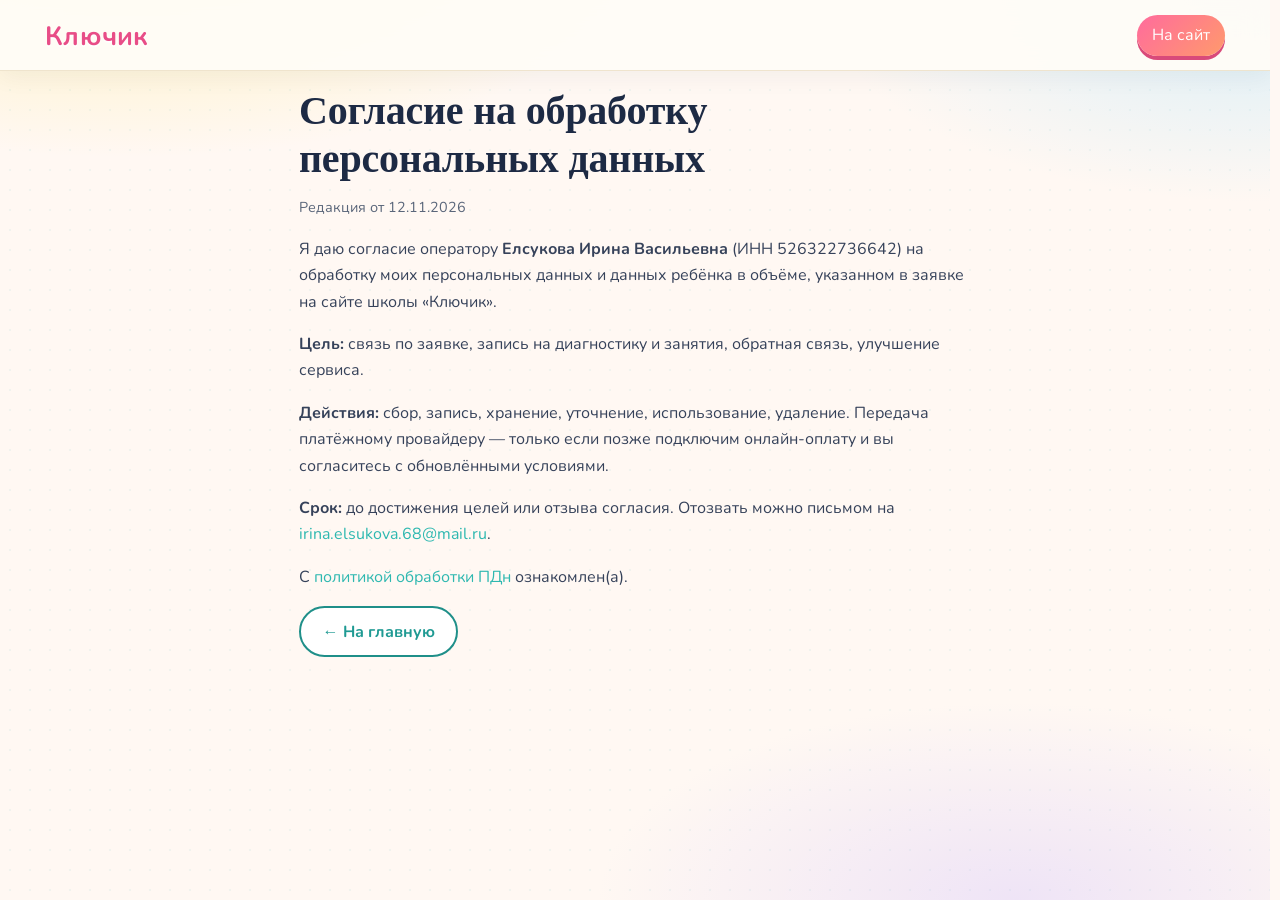
<file: consent.html>
<!DOCTYPE html>
<html lang="ru">
<head>
  <meta charset="UTF-8" />
  <meta name="viewport" content="width=device-width, initial-scale=1, viewport-fit=cover" />
  <title>Согласие на обработку персональных данных · Ключик</title>
  <link rel="icon" href="assets/icons/key.svg" type="image/svg+xml" />
  <link rel="stylesheet" href="https://fonts.googleapis.com/css2?family=Fredoka:wght@600&family=Nunito:wght@400;700&display=swap" media="print" onload="this.media='all'" />
  <noscript><link rel="stylesheet" href="https://fonts.googleapis.com/css2?family=Fredoka:wght@600&family=Nunito:wght@400;700&display=swap" /></noscript>
  <link rel="stylesheet" href="styles.css?v=site-20261114b" />
</head>
<body class="theme-kids page-legal">
  <header class="header">
    <div class="wrap header__inner">
      <a class="logo" href="index.html"><span class="logo__text">Ключик</span></a>
      <a class="nav__cta" href="index.html#signup">На сайт</a>
    </div>
  </header>
  <main class="legal-page">
    <div class="wrap legal-page__inner">
      <h1 class="title-fun">Согласие на обработку персональных данных</h1>
      <p class="legal-page__meta">Редакция от 12.11.2026</p>
      <div class="legal-page__body">
        <p>Я даю согласие оператору <strong>Елсукова Ирина Васильевна</strong> (ИНН 526322736642) на обработку моих персональных данных и данных ребёнка в объёме, указанном в заявке на сайте школы «Ключик».</p>
        <p><strong>Цель:</strong> связь по заявке, запись на диагностику и занятия, обратная связь, улучшение сервиса.</p>
        <p><strong>Действия:</strong> сбор, запись, хранение, уточнение, использование, удаление. Передача платёжному провайдеру — только если позже подключим онлайн-оплату и вы согласитесь с обновлёнными условиями.</p>
        <p><strong>Срок:</strong> до достижения целей или отзыва согласия. Отозвать можно письмом на <a href="mailto:irina.elsukova.68@mail.ru">irina.elsukova.68@mail.ru</a>.</p>
        <p>С <a href="privacy.html">политикой обработки ПДн</a> ознакомлен(а).</p>
      </div>
      <p><a class="btn btn--ghost" href="index.html">← На главную</a></p>
    </div>
  </main>
  <script src="site.js"></script>
</body>
</html>
</file>
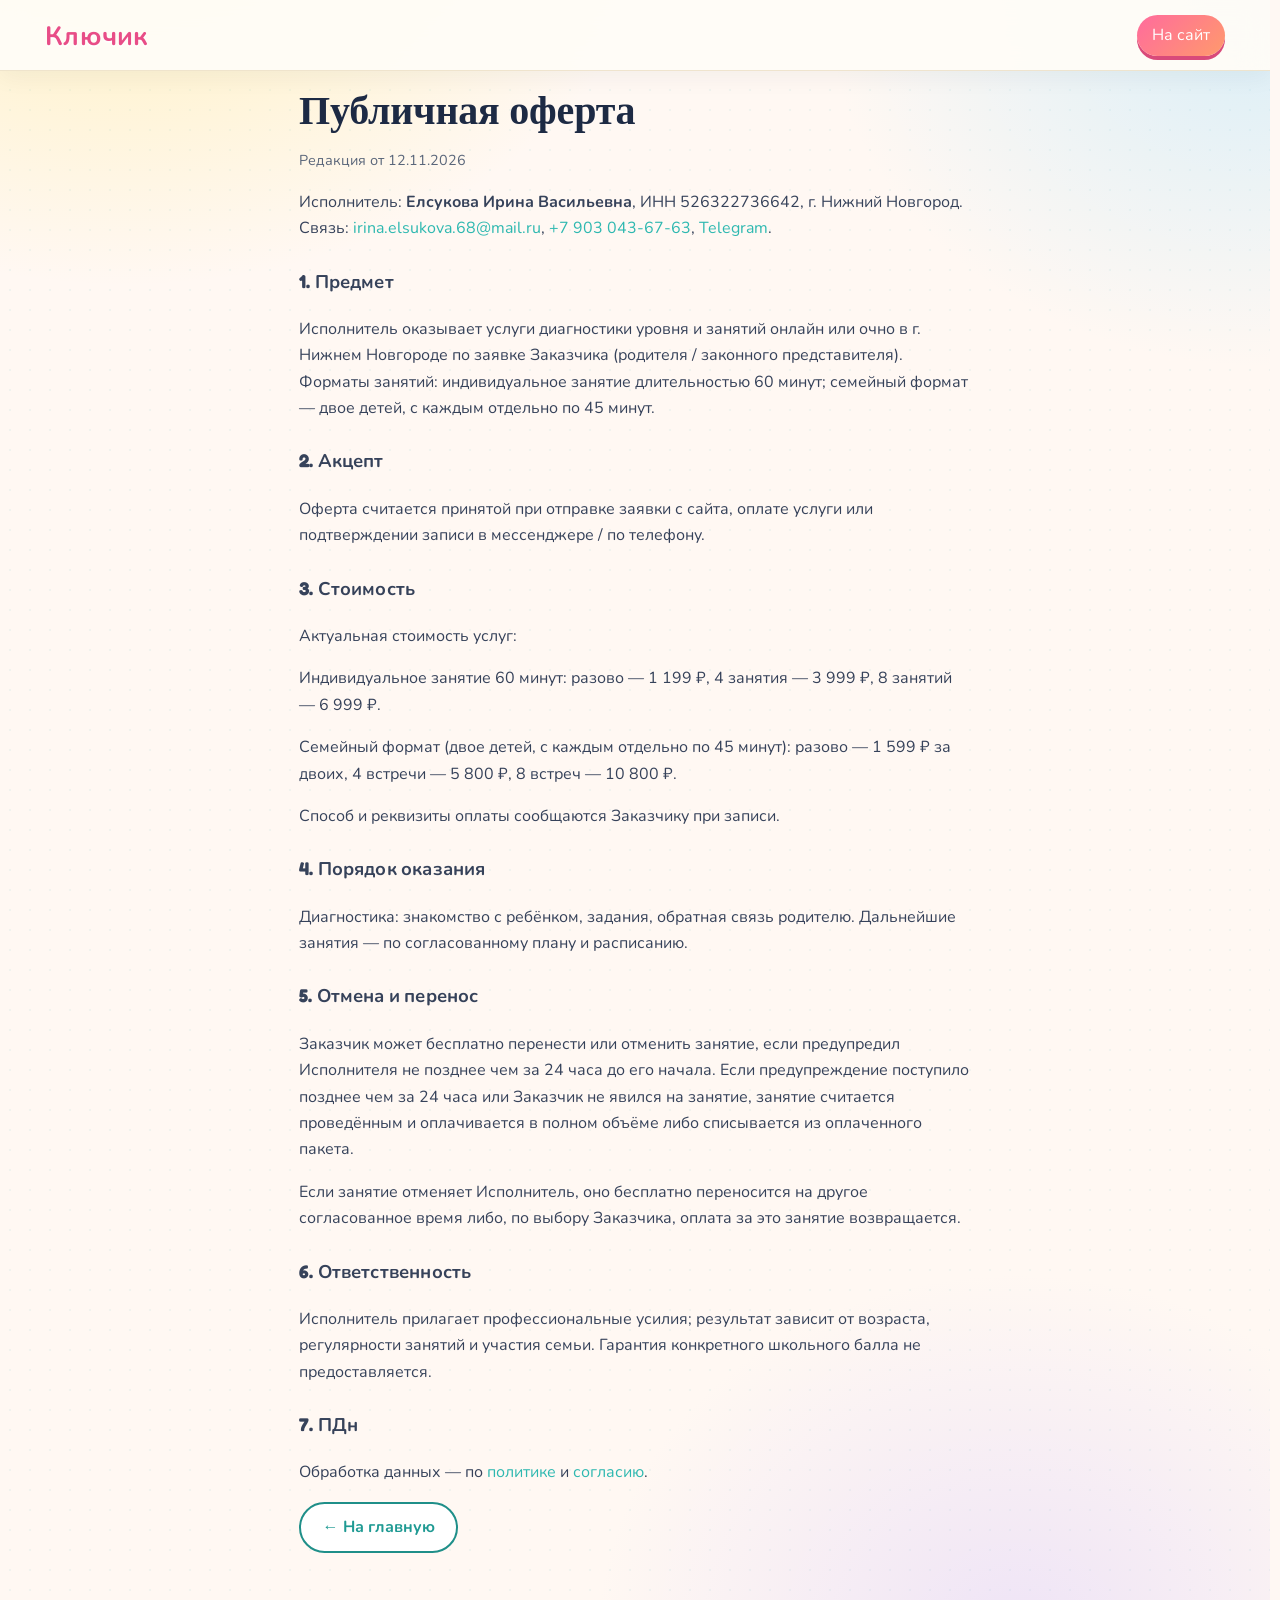
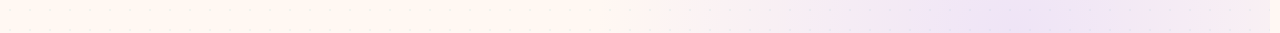
<file: oferta.html>
<!DOCTYPE html>
<html lang="ru">
<head>
  <meta charset="UTF-8" />
  <meta name="viewport" content="width=device-width, initial-scale=1, viewport-fit=cover" />
  <title>Публичная оферта · Ключик</title>
  <link rel="icon" href="assets/icons/key.svg" type="image/svg+xml" />
  <link rel="stylesheet" href="https://fonts.googleapis.com/css2?family=Fredoka:wght@600&family=Nunito:wght@400;700&display=swap" media="print" onload="this.media='all'" />
  <noscript><link rel="stylesheet" href="https://fonts.googleapis.com/css2?family=Fredoka:wght@600&family=Nunito:wght@400;700&display=swap" /></noscript>
  <link rel="stylesheet" href="styles.css?v=site-20261114b" />
</head>
<body class="theme-kids page-legal">
  <header class="header">
    <div class="wrap header__inner">
      <a class="logo" href="index.html"><span class="logo__text">Ключик</span></a>
      <a class="nav__cta" href="index.html#signup">На сайт</a>
    </div>
  </header>
  <main class="legal-page">
    <div class="wrap legal-page__inner">
      <h1 class="title-fun">Публичная оферта</h1>
      <p class="legal-page__meta">Редакция от 12.11.2026</p>
      <div class="legal-page__body">
        <p>Исполнитель: <strong>Елсукова Ирина Васильевна</strong>, ИНН 526322736642, г. Нижний Новгород. Связь: <a href="mailto:irina.elsukova.68@mail.ru">irina.elsukova.68@mail.ru</a>, <a href="tel:+79030436763">+7 903 043-67-63</a>, <a href="https://t.me/irina_elsukova_0">Telegram</a>.</p>
        <h2>1. Предмет</h2>
        <p>Исполнитель оказывает услуги диагностики уровня и занятий онлайн или очно в г. Нижнем Новгороде по заявке Заказчика (родителя / законного представителя). Форматы занятий: индивидуальное занятие длительностью 60 минут; семейный формат — двое детей, с каждым отдельно по 45 минут.</p>
        <h2>2. Акцепт</h2>
        <p>Оферта считается принятой при отправке заявки с сайта, оплате услуги или подтверждении записи в мессенджере / по телефону.</p>
        <h2>3. Стоимость</h2>
        <p>Актуальная стоимость услуг:</p>
        <p>Индивидуальное занятие 60 минут: разово — 1 199 ₽, 4 занятия — 3 999 ₽, 8 занятий — 6 999 ₽.</p>
        <p>Семейный формат (двое детей, с каждым отдельно по 45 минут): разово — 1 599 ₽ за двоих, 4 встречи — 5 800 ₽, 8 встреч — 10 800 ₽.</p>
        <p>Способ и реквизиты оплаты сообщаются Заказчику при записи.</p>
        <h2>4. Порядок оказания</h2>
        <p>Диагностика: знакомство с ребёнком, задания, обратная связь родителю. Дальнейшие занятия — по согласованному плану и расписанию.</p>
        <h2>5. Отмена и перенос</h2>
        <p>Заказчик может бесплатно перенести или отменить занятие, если предупредил Исполнителя не позднее чем за 24 часа до его начала. Если предупреждение поступило позднее чем за 24 часа или Заказчик не явился на занятие, занятие считается проведённым и оплачивается в полном объёме либо списывается из оплаченного пакета.</p>
        <p>Если занятие отменяет Исполнитель, оно бесплатно переносится на другое согласованное время либо, по выбору Заказчика, оплата за это занятие возвращается.</p>
        <h2>6. Ответственность</h2>
        <p>Исполнитель прилагает профессиональные усилия; результат зависит от возраста, регулярности занятий и участия семьи. Гарантия конкретного школьного балла не предоставляется.</p>
        <h2>7. ПДн</h2>
        <p>Обработка данных — по <a href="privacy.html">политике</a> и <a href="consent.html">согласию</a>.</p>
      </div>
      <p><a class="btn btn--ghost" href="index.html">← На главную</a></p>
    </div>
  </main>
  <script src="site.js"></script>
</body>
</html>
</file>
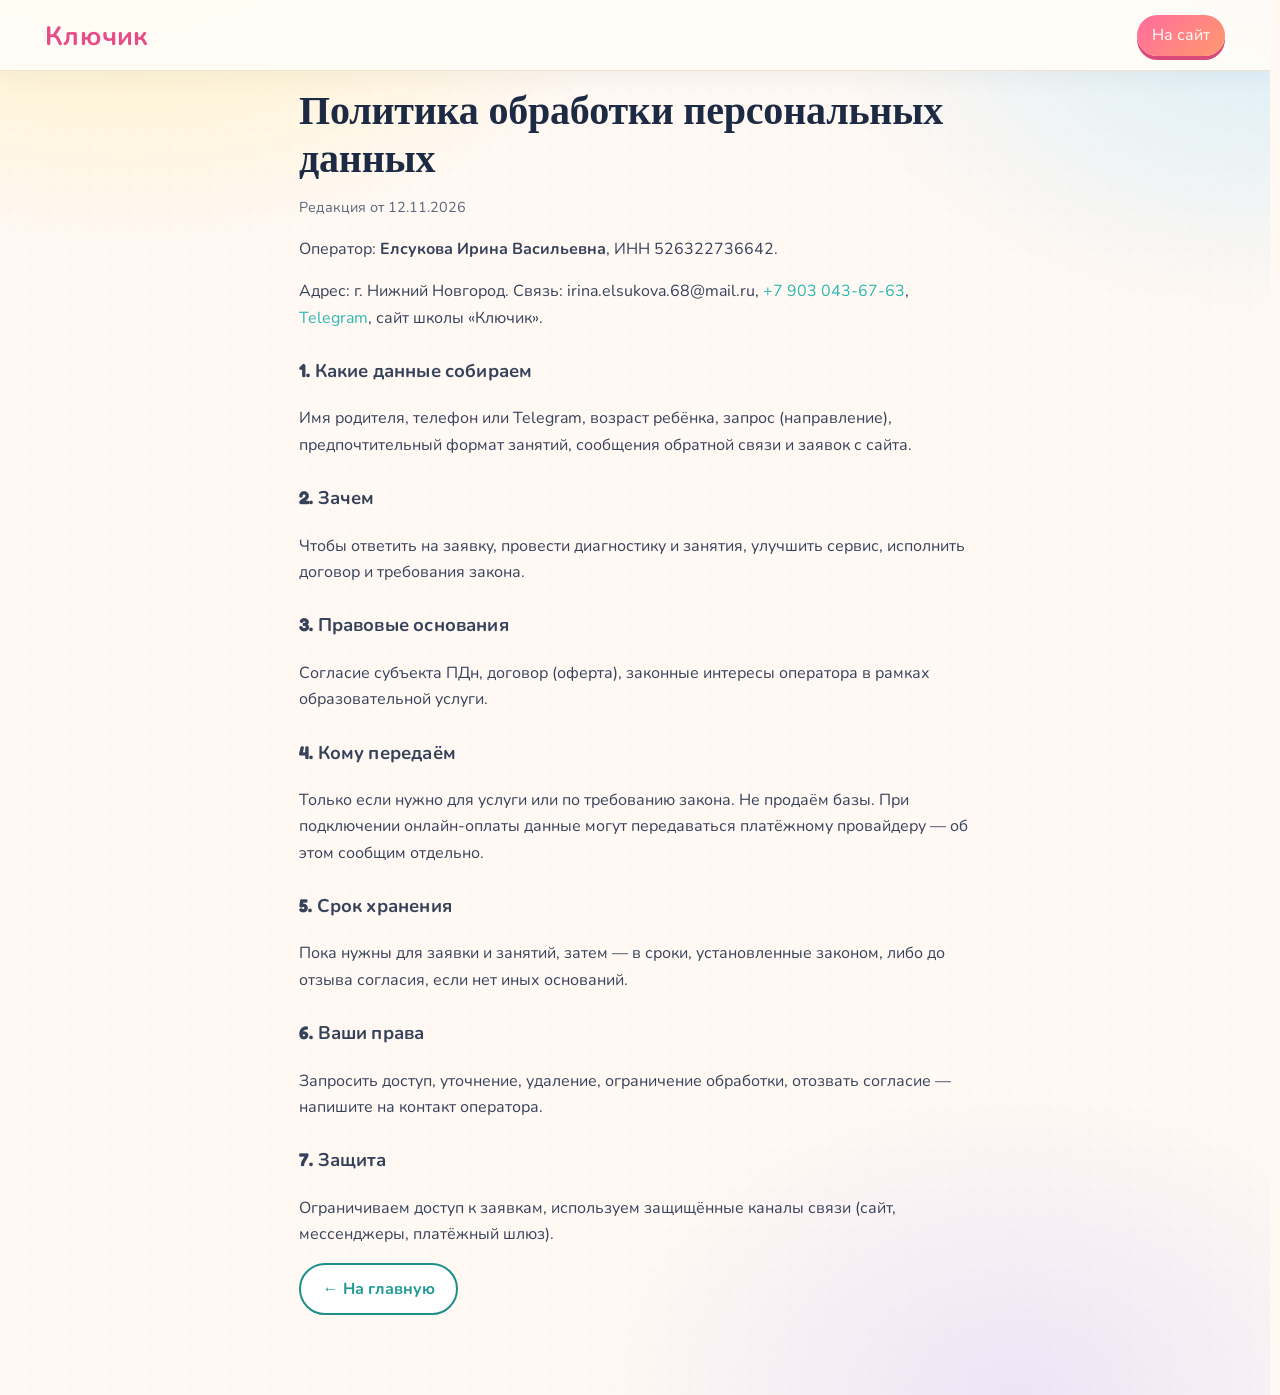
<file: privacy.html>
<!DOCTYPE html>
<html lang="ru">
<head>
  <meta charset="UTF-8" />
  <meta name="viewport" content="width=device-width, initial-scale=1, viewport-fit=cover" />
  <title>Политика обработки персональных данных · Ключик</title>
  <link rel="icon" href="assets/icons/key.svg" type="image/svg+xml" />
  <link rel="stylesheet" href="https://fonts.googleapis.com/css2?family=Fredoka:wght@600&family=Nunito:wght@400;700&display=swap" media="print" onload="this.media='all'" />
  <noscript><link rel="stylesheet" href="https://fonts.googleapis.com/css2?family=Fredoka:wght@600&family=Nunito:wght@400;700&display=swap" /></noscript>
  <link rel="stylesheet" href="styles.css?v=site-20261114b" />
</head>
<body class="theme-kids page-legal">
  <header class="header">
    <div class="wrap header__inner">
      <a class="logo" href="index.html"><span class="logo__text">Ключик</span></a>
      <a class="nav__cta" href="index.html#signup">На сайт</a>
    </div>
  </header>
  <main class="legal-page">
    <div class="wrap legal-page__inner">
      <h1 class="title-fun">Политика обработки персональных данных</h1>
      <p class="legal-page__meta">Редакция от 12.11.2026</p>
      <div class="legal-page__body">
        <p>Оператор: <strong id="legal-entity">Елсукова Ирина Васильевна</strong>, ИНН <span id="legal-inn">526322736642</span>.</p>
        <p>Адрес: <span id="legal-address">г. Нижний Новгород</span>. Связь: <span id="legal-email">irina.elsukova.68@mail.ru</span>, <a href="tel:+79030436763">+7 903 043-67-63</a>, <a href="https://t.me/irina_elsukova_0">Telegram</a>, сайт школы «Ключик».</p>
        <h2>1. Какие данные собираем</h2>
        <p>Имя родителя, телефон или Telegram, возраст ребёнка, запрос (направление), предпочтительный формат занятий, сообщения обратной связи и заявок с сайта.</p>
        <h2>2. Зачем</h2>
        <p>Чтобы ответить на заявку, провести диагностику и занятия, улучшить сервис, исполнить договор и требования закона.</p>
        <h2>3. Правовые основания</h2>
        <p>Согласие субъекта ПДн, договор (оферта), законные интересы оператора в рамках образовательной услуги.</p>
        <h2>4. Кому передаём</h2>
        <p>Только если нужно для услуги или по требованию закона. Не продаём базы. При подключении онлайн-оплаты данные могут передаваться платёжному провайдеру — об этом сообщим отдельно.</p>
        <h2>5. Срок хранения</h2>
        <p>Пока нужны для заявки и занятий, затем — в сроки, установленные законом, либо до отзыва согласия, если нет иных оснований.</p>
        <h2>6. Ваши права</h2>
        <p>Запросить доступ, уточнение, удаление, ограничение обработки, отозвать согласие — напишите на контакт оператора.</p>
        <h2>7. Защита</h2>
        <p>Ограничиваем доступ к заявкам, используем защищённые каналы связи (сайт, мессенджеры, платёжный шлюз).</p>
      </div>
      <p><a class="btn btn--ghost" href="index.html">← На главную</a></p>
    </div>
  </main>
  <script src="site.js"></script>
</body>
</html>
</file>
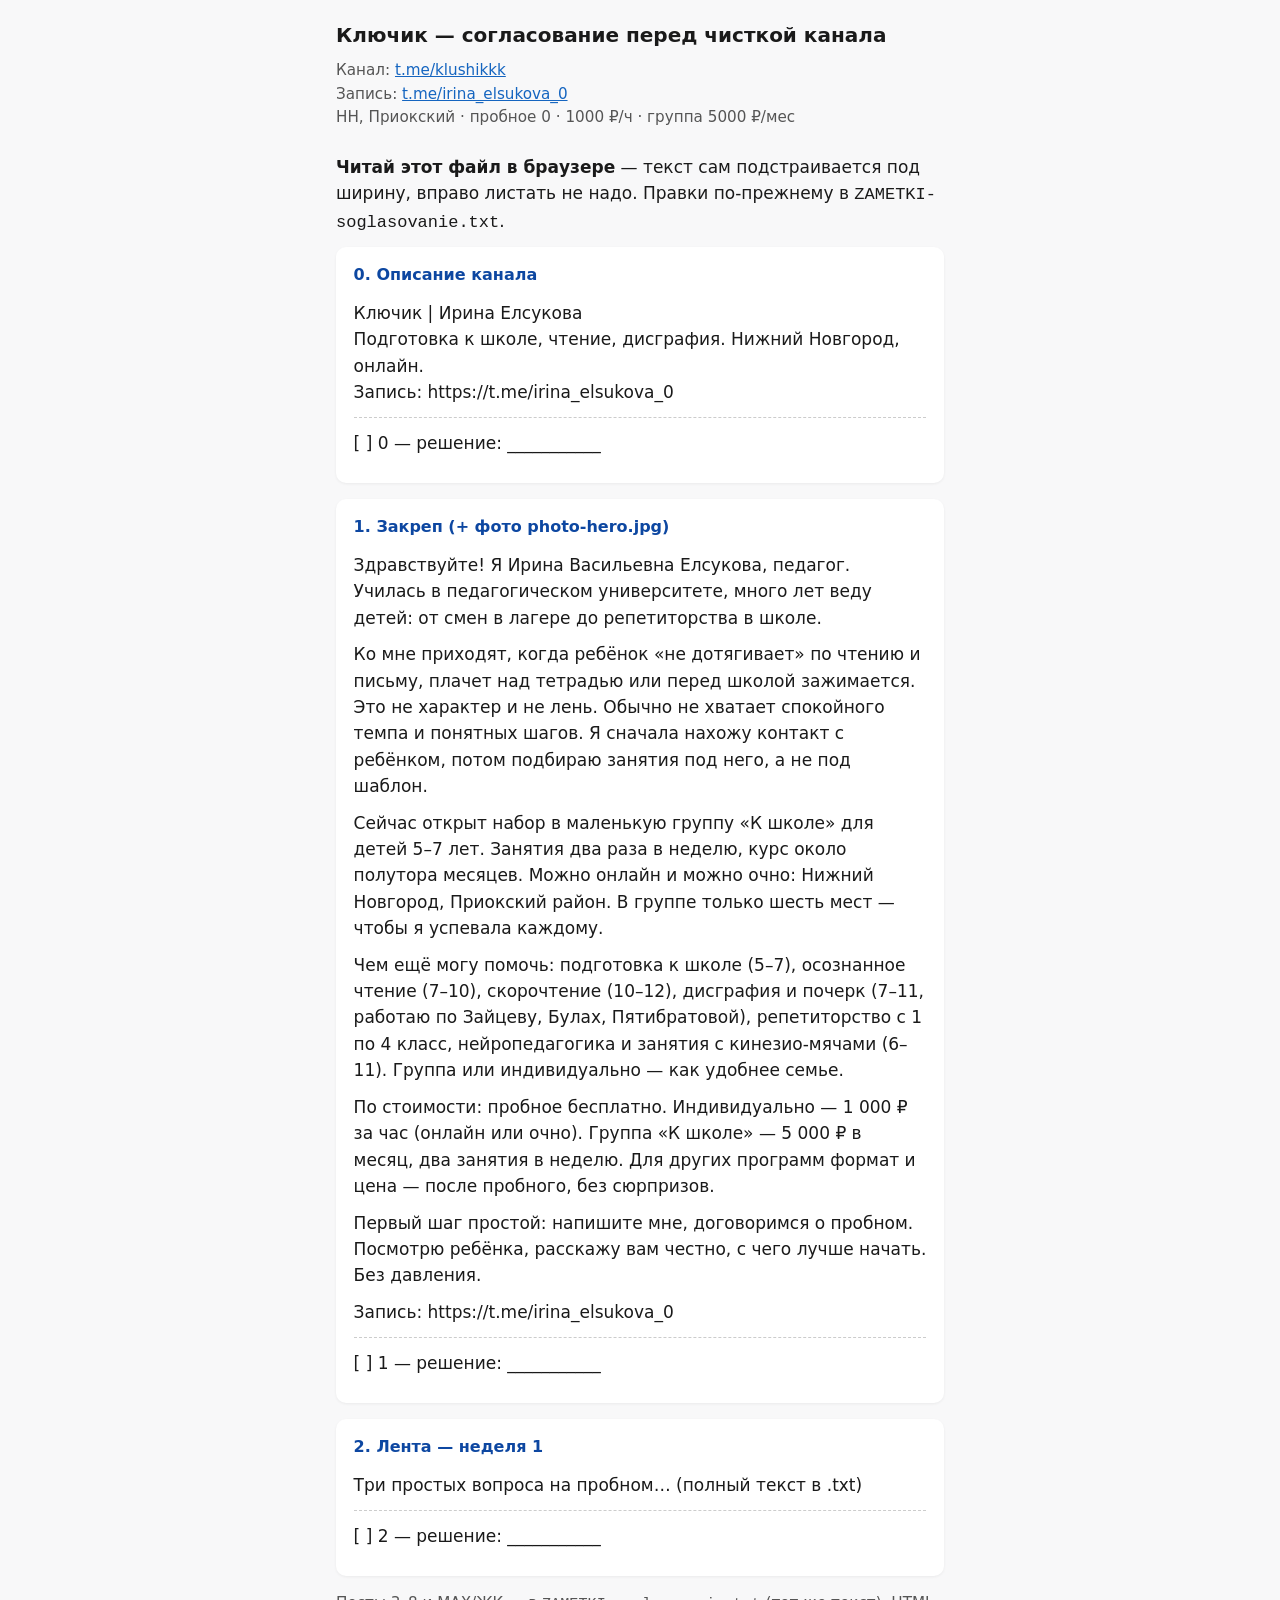
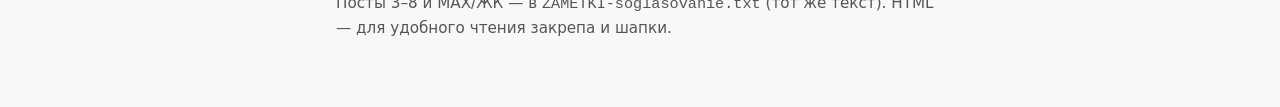
<file: ZAMETKI-soglasovanie.html>
<!DOCTYPE html>
<html lang="ru">
<head>
  <meta charset="utf-8" />
  <meta name="viewport" content="width=device-width, initial-scale=1" />
  <title>Ключик — согласование постов</title>
  <style>
    * { box-sizing: border-box; }
    body {
      margin: 0 auto;
      padding: 1.25rem 1rem 3rem;
      max-width: 40rem;
      font: 17px/1.55 system-ui, -apple-system, sans-serif;
      color: #1a1a1a;
      background: #f8f8f9;
      word-wrap: break-word;
      overflow-wrap: anywhere;
    }
    h1 { font-size: 1.25rem; margin: 0 0 0.5rem; }
    .meta { color: #555; font-size: 0.95rem; margin-bottom: 1.5rem; }
    section {
      background: #fff;
      border-radius: 10px;
      padding: 1rem 1.1rem;
      margin-bottom: 1rem;
      box-shadow: 0 1px 3px rgba(0,0,0,.06);
    }
    h2 { font-size: 1rem; margin: 0 0 0.75rem; color: #0d47a1; }
    p { margin: 0 0 0.65rem; }
    .decision { margin-top: 0.75rem; padding-top: 0.75rem; border-top: 1px dashed #ccc; }
    a { color: #1565c0; }
  </style>
</head>
<body>
  <h1>Ключик — согласование перед чисткой канала</h1>
  <p class="meta">
    Канал: <a href="https://t.me/klushikkk">t.me/klushikkk</a><br />
    Запись: <a href="https://t.me/irina_elsukova_0">t.me/irina_elsukova_0</a><br />
    НН, Приокский · пробное 0 · 1000 ₽/ч · группа 5000 ₽/мес
  </p>
  <p><strong>Читай этот файл в браузере</strong> — текст сам подстраивается под ширину, вправо листать не надо. Правки по-прежнему в <code>ZAMETKI-soglasovanie.txt</code>.</p>

  <section>
    <h2>0. Описание канала</h2>
    <p>Ключик | Ирина Елсукова<br />Подготовка к школе, чтение, дисграфия. Нижний Новгород, онлайн.<br />Запись: https://t.me/irina_elsukova_0</p>
    <p class="decision">[ ] 0 — решение: ___________</p>
  </section>

  <section>
    <h2>1. Закреп (+ фото photo-hero.jpg)</h2>
    <p>Здравствуйте! Я Ирина Васильевна Елсукова, педагог. Училась в педагогическом университете, много лет веду детей: от смен в лагере до репетиторства в школе.</p>
    <p>Ко мне приходят, когда ребёнок «не дотягивает» по чтению и письму, плачет над тетрадью или перед школой зажимается. Это не характер и не лень. Обычно не хватает спокойного темпа и понятных шагов. Я сначала нахожу контакт с ребёнком, потом подбираю занятия под него, а не под шаблон.</p>
    <p>Сейчас открыт набор в маленькую группу «К школе» для детей 5–7 лет. Занятия два раза в неделю, курс около полутора месяцев. Можно онлайн и можно очно: Нижний Новгород, Приокский район. В группе только шесть мест — чтобы я успевала каждому.</p>
    <p>Чем ещё могу помочь: подготовка к школе (5–7), осознанное чтение (7–10), скорочтение (10–12), дисграфия и почерк (7–11, работаю по Зайцеву, Булах, Пятибратовой), репетиторство с 1 по 4 класс, нейропедагогика и занятия с кинезио-мячами (6–11). Группа или индивидуально — как удобнее семье.</p>
    <p>По стоимости: пробное бесплатно. Индивидуально — 1 000 ₽ за час (онлайн или очно). Группа «К школе» — 5 000 ₽ в месяц, два занятия в неделю. Для других программ формат и цена — после пробного, без сюрпризов.</p>
    <p>Первый шаг простой: напишите мне, договоримся о пробном. Посмотрю ребёнка, расскажу вам честно, с чего лучше начать. Без давления.</p>
    <p>Запись: https://t.me/irina_elsukova_0</p>
    <p class="decision">[ ] 1 — решение: ___________</p>
  </section>

  <section><h2>2. Лента — неделя 1</h2>
    <p>Три простых вопроса на пробном… (полный текст в .txt)</p>
    <p class="decision">[ ] 2 — решение: ___________</p>
  </section>

  <p class="meta">Посты 3–8 и MAX/ЖК — в <code>ZAMETKI-soglasovanie.txt</code> (тот же текст). HTML — для удобного чтения закрепа и шапки.</p>
</body>
</html>
</file>
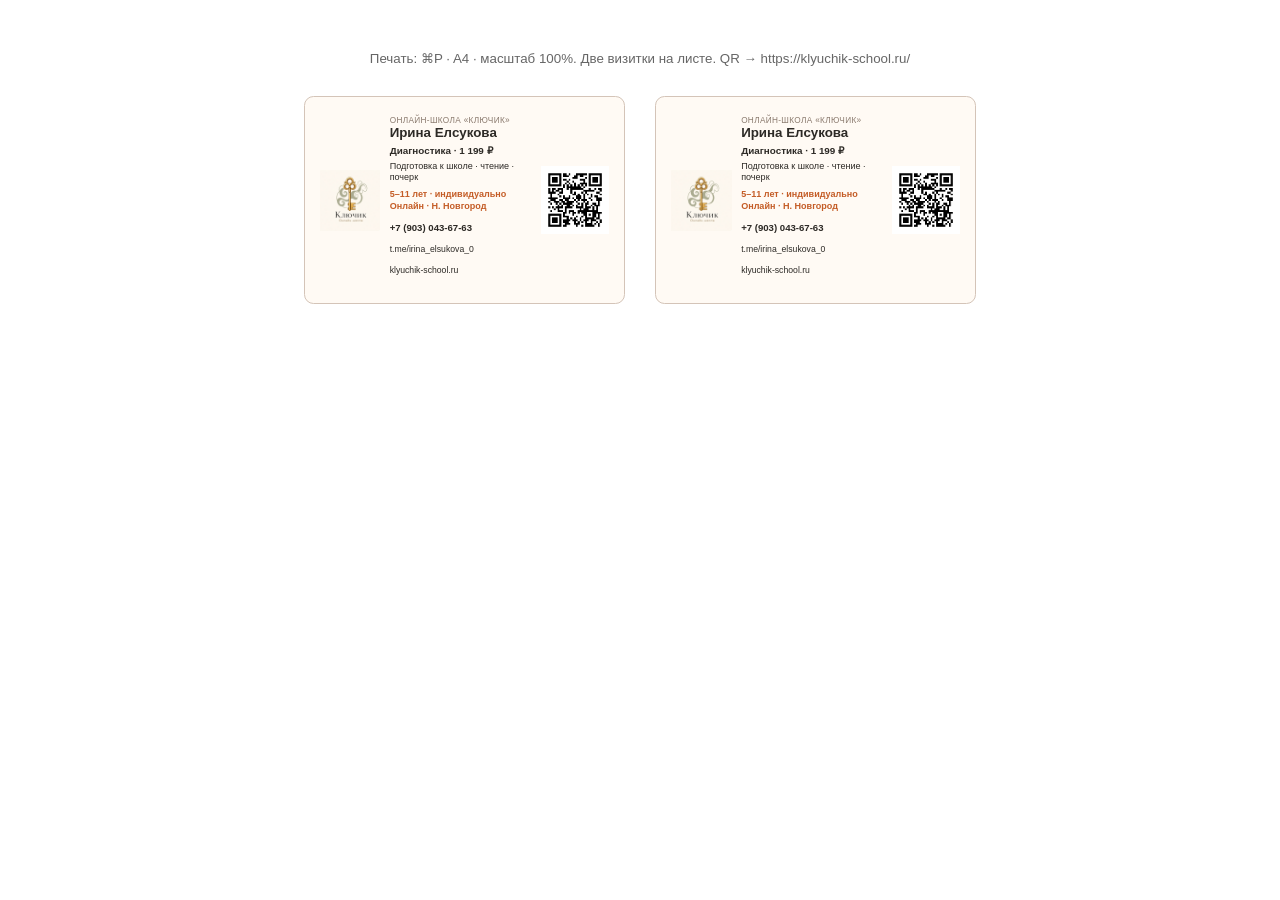
<file: visitka/visitka-print.html>
<!DOCTYPE html>
<html lang="ru">
<head>
  <meta charset="UTF-8" />
  <title>Визитка Ключик — печать</title>
  <style>
    @page { size: A4; margin: 10mm; }
    * { box-sizing: border-box; }
    body {
      font-family: -apple-system, "Helvetica Neue", Arial, sans-serif;
      margin: 0; padding: 10mm; color: #2d2a26; background: #fff;
    }
    .hint {
      text-align: center; font-size: 10pt; color: #666; margin-bottom: 8mm;
    }
    .sheet { display: flex; flex-wrap: wrap; gap: 8mm; justify-content: center; }
    .card {
      width: 85mm; height: 55mm; border: 0.4mm solid #d4c4b8; border-radius: 2.5mm;
      padding: 3.2mm 4mm; display: flex; gap: 2.5mm; align-items: center;
      background: #fffaf4;
    }
    .logo {
      flex-shrink: 0; width: 16mm; height: 16mm;
    }
    .logo img { width: 100%; height: 100%; object-fit: contain; display: block; }
    .text { flex: 1; min-width: 0; }
    .brand { font-size: 6.2pt; text-transform: uppercase; letter-spacing: 0.04em; color: #8a7a6e; margin: 0 0 0.4mm; }
    .name { font-size: 10pt; font-weight: 700; margin: 0 0 1.2mm; line-height: 1.1; }
    .lead { font-size: 7.4pt; font-weight: 700; margin: 0 0 0.8mm; line-height: 1.25; color: #2d2a26; }
    .services { font-size: 6.8pt; margin: 0 0 1.2mm; line-height: 1.3; }
    .accent { font-size: 6.8pt; font-weight: 600; color: #c45c26; margin: 0.2mm 0; line-height: 1.25; }
    .contacts { font-size: 6.5pt; margin-top: 1mm; line-height: 1.35; }
    .phone { font-weight: 700; font-size: 7.2pt; }
    .qr { flex-shrink: 0; width: 18mm; height: 18mm; }
    .qr img { width: 100%; height: 100%; display: block; }
    @media print {
      .hint { display: none; }
      body { padding: 0; }
    }
  </style>
</head>
<body>
  <p class="hint">Печать: ⌘P · A4 · масштаб 100%. Две визитки на листе. QR → https://klyuchik-school.ru/</p>
  <div class="sheet">
    <div class="card">
      <div class="logo">
        <img src="../assets/brand/logo-klyuchik-premium.png" alt="Ключик" />
      </div>
      <div class="text">
        <p class="brand">Онлайн-школа «Ключик»</p>
        <p class="name">Ирина Елсукова</p>
        <p class="lead">Диагностика · 1 199 ₽</p>
        <p class="services">Подготовка к школе · чтение · почерк</p>
        <p class="accent">5–11 лет · индивидуально</p>
        <p class="accent">Онлайн · Н. Новгород</p>
        <div class="contacts">
          <p class="phone">+7 (903) 043-67-63</p>
          <p>t.me/irina_elsukova_0</p>
          <p>klyuchik-school.ru</p>
        </div>
      </div>
      <div class="qr">
        <img src="qr-site.png" alt="QR на сайт" />
      </div>
    </div>
    <div class="card">
      <div class="logo">
        <img src="../assets/brand/logo-klyuchik-premium.png" alt="Ключик" />
      </div>
      <div class="text">
        <p class="brand">Онлайн-школа «Ключик»</p>
        <p class="name">Ирина Елсукова</p>
        <p class="lead">Диагностика · 1 199 ₽</p>
        <p class="services">Подготовка к школе · чтение · почерк</p>
        <p class="accent">5–11 лет · индивидуально</p>
        <p class="accent">Онлайн · Н. Новгород</p>
        <div class="contacts">
          <p class="phone">+7 (903) 043-67-63</p>
          <p>t.me/irina_elsukova_0</p>
          <p>klyuchik-school.ru</p>
        </div>
      </div>
      <div class="qr">
        <img src="qr-site.png" alt="QR на сайт" />
      </div>
    </div>
  </div>
</body>
</html>
</file>
<file: styles.css>
:root {
  --bg: #fff8f3;
  --surface: #ffffff;
  --text: #243247;
  --muted: #5a667a;
  --ink: #1a2740;
  --accent: #ff6b9d;
  --accent-dark: #e84d87;
  --key: #2eb8b0;
  --key-dark: #1f9a93;
  --key-light: #e6fffb;
  --lavender: #c4b0ff;
  --mint: #b4f0e4;
  --gold: #e8c547;
  --gold-deep: #b8922a;
  --sky: #9fdfff;
  --sun: #ffe566;
  --coral: #ff8a65;
  --radius: 22px;
  --radius-bubble: 26px;
  --shadow: 0 12px 0 rgba(26, 39, 64, 0.06), 0 10px 36px rgba(36, 50, 71, 0.1);
  --shadow-soft: 0 8px 28px rgba(46, 184, 176, 0.12);
  /* Системный запас: сайт читается, даже если Google Fonts недоступны (РФ/VPN/офлайн) */
  --font: "Nunito", -apple-system, BlinkMacSystemFont, "Segoe UI", Roboto, "Helvetica Neue", Arial, sans-serif;
  --font-display: "Fredoka", "Nunito", -apple-system, BlinkMacSystemFont, "Segoe UI", Roboto, Arial, sans-serif;
  --header-h: 4.75rem;
}

*,
*::before,
*::after {
  box-sizing: border-box;
}

html {
  -webkit-text-size-adjust: 100%;
  text-size-adjust: 100%;
  scroll-behavior: smooth;
  scroll-padding-top: calc(var(--header-h) + 0.85rem);
  overflow-x: hidden; /* Android fallback */
  overflow-x: clip;
  overscroll-behavior-x: none;
  max-width: 100%;
  color-scheme: light;
}

@media (min-width: 900px) {
  html {
    scrollbar-gutter: stable;
  }
}

body {
  margin: 0;
  overflow-x: hidden;
  overflow-x: clip;
  overscroll-behavior-x: none;
  max-width: 100%;
  min-height: 100vh;
  min-height: 100dvh;
  min-height: var(--app-vh, 100dvh);
  font-family: var(--font);
  color: var(--text);
  background-color: var(--bg);
  background-image:
    radial-gradient(ellipse 80% 50% at 10% -10%, rgba(255, 229, 102, 0.45), transparent 55%),
    radial-gradient(ellipse 70% 45% at 100% 0%, rgba(159, 223, 255, 0.4), transparent 50%),
    radial-gradient(ellipse 60% 40% at 80% 100%, rgba(196, 176, 255, 0.28), transparent 55%),
    radial-gradient(rgba(46, 184, 176, 0.07) 1.2px, transparent 1.2px);
  background-size: auto, auto, auto, 20px 20px;
  line-height: 1.65;
  padding-bottom: calc(4.75rem + env(safe-area-inset-bottom, 0px));
  -webkit-tap-highlight-color: transparent;
  -webkit-font-smoothing: antialiased;
  -moz-osx-font-smoothing: grayscale;
  text-rendering: optimizeLegibility;
  font-synthesis: none;
}

img,
video {
  max-width: 100%;
}

::selection {
  background: rgba(46, 184, 176, 0.28);
  color: var(--ink);
}

:focus-visible {
  outline: 3px solid var(--accent);
  outline-offset: 3px;
}

:focus:not(:focus-visible) {
  outline: none;
}

.theme-kids h1,
.theme-kids h2,
.theme-kids h3,
.theme-kids .logo,
.theme-kids .title-fun {
  font-family: var(--font-display);
  letter-spacing: 0.01em;
}

.title-fun {
  font-size: clamp(1.65rem, 4vw, 2rem);
  color: var(--ink);
  position: relative;
}

.sky-deco {
  pointer-events: none;
  position: fixed;
  inset: 0;
  z-index: 0;
  overflow: hidden;
}

.cloud {
  position: absolute;
  background: #fff;
  border-radius: 50px;
  opacity: 0.55;
  filter: blur(0.5px);
  box-shadow: 24px 12px 0 #fff, 48px -8px 0 #fff;
}

.cloud--1 {
  width: 90px;
  height: 36px;
  top: 8%;
  left: 4%;
  animation: float 9s ease-in-out infinite;
}

.cloud--2 {
  width: 70px;
  height: 28px;
  top: 18%;
  right: 6%;
  animation: float 11s ease-in-out infinite reverse;
}

.star {
  position: absolute;
  color: var(--gold);
  font-size: 1.25rem;
  opacity: 0.7;
  animation: twinkle 3s ease-in-out infinite;
}

.star--1 { top: 12%; right: 18%; }
.star--2 { top: 28%; left: 12%; animation-delay: 1s; }
.star--3 { top: 6%; left: 42%; color: var(--accent); animation-delay: 0.5s; }

@keyframes float {
  0%, 100% { transform: translateY(0); }
  50% { transform: translateY(12px); }
}

@keyframes twinkle {
  0%, 100% { transform: scale(1) rotate(0deg); opacity: 0.5; }
  50% { transform: scale(1.15) rotate(12deg); opacity: 1; }
}

main,
.footer {
  position: relative;
  z-index: 1;
}

main {
  padding-top: var(--header-h);
}

.visually-hidden {
  position: absolute;
  width: 1px;
  height: 1px;
  padding: 0;
  margin: -1px;
  overflow: hidden;
  clip: rect(0, 0, 0, 0);
  border: 0;
}

.skip-link {
  position: absolute;
  left: -9999px;
  top: 0;
  z-index: 100;
  padding: 0.5rem 1rem;
  background: var(--key);
  color: #fff;
  border-radius: 0 0 8px 8px;
}

.skip-link:focus {
  left: 1rem;
}

.wrap {
  width: min(1100px, 92vw);
  margin-inline: auto;
}

a {
  color: var(--key);
  text-decoration: none;
}

a:hover {
  text-decoration: underline;
}

.header {
  position: fixed;
  top: 0;
  left: 0;
  right: 0;
  width: 100%;
  z-index: 100;
  margin: 0;
  padding-top: env(safe-area-inset-top, 0px);
  background: rgba(255, 248, 243, 0.97);
  backdrop-filter: blur(14px);
  -webkit-backdrop-filter: blur(14px);
  border-bottom: 3px solid rgba(46, 184, 176, 0.18);
  box-shadow: 0 6px 20px rgba(36, 50, 71, 0.06);
  /* iOS/Android: не даём шапке «прыгать» при смене адресной строки */
  transform: translateZ(0);
  -webkit-transform: translateZ(0);
}

.header__inner {
  display: flex;
  align-items: center;
  justify-content: space-between;
  gap: 0.75rem;
  padding: 0.7rem 0;
  min-height: 3.25rem;
}

.logo {
  display: inline-flex;
  align-items: center;
  gap: 0.55rem;
  font-weight: 700;
  font-size: 1.65rem;
  color: #e84d87;
  text-decoration: none;
  text-shadow: 0 2px 0 rgba(255, 255, 255, 0.8);
}

.logo__key {
  flex-shrink: 0;
  width: 3.15rem;
  height: 3.15rem;
  line-height: 0;
  filter: drop-shadow(0 2px 4px rgba(180, 130, 30, 0.45));
  animation: key-shimmer 4s ease-in-out infinite;
}

@keyframes key-shimmer {
  0%, 100% { filter: drop-shadow(0 2px 4px rgba(180, 130, 30, 0.4)); }
  50% { filter: drop-shadow(0 3px 8px rgba(212, 160, 23, 0.55)); }
}

.logo__key-svg {
  display: block;
  width: 100%;
  height: 100%;
}

.logo__text {
  line-height: 1.1;
}

.logo--brand {
  gap: 0;
  text-shadow: none;
}

.logo__img {
  display: block;
  width: auto;
  height: 6.6rem;
  max-width: min(19rem, 72vw);
  object-fit: contain;
}

img,
video {
  max-width: 100%;
  height: auto;
}

.nav-toggle {
  display: none;
  border: none;
  background: var(--surface);
  border-radius: 12px;
  padding: 0.55rem 0.65rem;
  box-shadow: var(--shadow);
  cursor: pointer;
}

.nav-toggle__bar {
  display: block;
  width: 22px;
  height: 3px;
  margin: 4px 0;
  background: var(--key);
  border-radius: 2px;
}

.nav {
  display: flex;
  gap: 0.55rem 0.85rem;
  align-items: center;
  flex-wrap: wrap;
  justify-content: flex-end;
  font-weight: 600;
  font-size: 0.82rem;
}

.nav a {
  text-decoration: none;
  color: inherit;
  white-space: nowrap;
}

.nav a:hover {
  color: var(--accent);
}

.nav__social {
  display: inline-flex;
  align-items: center;
  gap: 0.35rem;
  padding: 0.2rem 0.45rem;
  border-radius: 999px;
  background: rgba(255, 255, 255, 0.72);
  border: 1px solid rgba(0, 0, 0, 0.06);
}

.nav__social-link {
  font-size: 0.78rem;
  color: var(--key) !important;
}

.nav__social-link[hidden] {
  display: none !important;
}

.nav-close {
  display: none;
}

.nav-backdrop {
  display: none;
}

.nav__cta {
  background: linear-gradient(135deg, var(--accent), #ff9a6c);
  color: #fff !important;
  padding: 0.45rem 0.95rem;
  border-radius: 999px;
  text-decoration: none !important;
  box-shadow: 0 4px 0 #d94a7a;
}

.nav__cta:hover {
  filter: brightness(1.05);
  transform: translateY(-1px);
}

.hero {
  padding: 3rem 0 2rem;
}

.hero__grid {
  display: grid;
  grid-template-columns: 1fr 1fr;
  gap: 2.5rem;
  align-items: center;
}

@media (max-width: 860px) {
  .hero__grid {
    grid-template-columns: 1fr;
  }

  .hero__media {
    order: -1;
  }

  .hero__frame {
    max-height: min(48vh, 420px);
  }

  .hero__frame img,
  .hero__frame video {
    max-height: min(48vh, 420px);
    width: 100%;
    object-fit: cover;
  }

  .nav-close {
    display: flex;
    align-items: center;
    justify-content: center;
    align-self: flex-end;
    margin: -0.25rem 0 0.5rem;
    width: 44px;
    height: 44px;
    border: none;
    border-radius: 12px;
    background: rgba(46, 184, 176, 0.12);
    color: var(--ink);
    font-size: 1.25rem;
    font-weight: 700;
    cursor: pointer;
    touch-action: manipulation;
  }

  .nav-toggle {
    display: block;
    z-index: 102;
    position: relative;
    touch-action: manipulation;
    min-width: 44px;
    min-height: 44px;
  }

  body {
    touch-action: pan-y pinch-zoom;
  }

  .nav {
    position: fixed;
    top: 0;
    right: 0;
    height: 100%;
    height: 100vh;
    height: 100dvh;
    height: var(--app-vh, 100dvh);
    width: min(260px, 72vw);
    flex-direction: column;
    align-items: stretch;
    gap: 0;
    padding: 1.25rem;
    padding-top: calc(var(--header-h) + 0.75rem);
    padding-bottom: calc(1.5rem + env(safe-area-inset-bottom, 0px));
    background: var(--surface);
    box-shadow: -8px 0 32px rgba(0, 0, 0, 0.12);
    transform: translate3d(100%, 0, 0);
    visibility: hidden;
    pointer-events: none;
    transition: transform 0.25s ease, visibility 0s linear 0.25s;
    z-index: 101;
    overscroll-behavior: contain;
    overflow-y: auto;
    -webkit-overflow-scrolling: touch;
  }

  .nav a {
    padding: 0.85rem 0;
    min-height: 44px;
    display: flex;
    align-items: center;
    border-bottom: 1px solid rgba(0, 0, 0, 0.06);
    font-size: 1rem;
  }

  .nav__social {
    margin: 0.65rem 0 0.25rem;
    padding: 0.55rem 0.75rem;
    justify-content: center;
    border-bottom: none;
  }

  .nav__social-link {
    border-bottom: none !important;
    padding: 0.15rem 0.35rem !important;
  }

  .nav__cta {
    text-align: center;
    margin-top: 0.5rem;
  }

  body.nav-open {
    overflow: hidden;
  }

  body.nav-open .nav {
    transform: translate3d(0, 0, 0);
    visibility: visible;
    pointer-events: auto;
    touch-action: pan-y;
    transition: transform 0.25s ease, visibility 0s;
  }

  body.nav-open .nav-backdrop {
    display: block;
    position: fixed;
    inset: 0;
    background: rgba(30, 40, 50, 0.35);
    z-index: 99;
    touch-action: none;
  }
}

.eyebrow {
  text-transform: uppercase;
  letter-spacing: 0.08em;
  font-size: 0.75rem;
  font-weight: 700;
  color: var(--muted);
  margin: 0 0 0.5rem;
}

h1 {
  font-size: clamp(2.05rem, 4.6vw, 2.95rem);
  line-height: 1.12;
  margin: 0 0 0.55rem;
}

.hero__usp {
  margin: 0 0 0.55rem;
  font-family: var(--font-display);
  font-size: clamp(1.05rem, 2.4vw, 1.35rem);
  font-weight: 700;
  line-height: 1.3;
  color: var(--ink, #1e2832);
}

.hero__tagline {
  margin: 0 0 0.85rem;
  font-size: 0.95rem;
  font-weight: 600;
  line-height: 1.35;
  color: var(--muted);
}

h2 {
  font-size: 1.75rem;
  margin: 0 0 1.25rem;
}

.lead {
  font-size: 1.1rem;
  color: var(--muted);
  margin: 0 0 1.5rem;
}

.hero__actions {
  display: flex;
  flex-wrap: wrap;
  gap: 0.75rem;
  margin-bottom: 1rem;
}

.hero__city {
  font-size: 0.9rem;
  color: var(--muted);
  margin: 0;
}

.hero__badges {
  display: flex;
  flex-wrap: wrap;
  gap: 0.5rem;
  margin-bottom: 0.85rem;
}

.pill {
  display: inline-block;
  font-size: 0.78rem;
  font-weight: 800;
  padding: 0.35rem 0.75rem;
  border-radius: 999px;
  border: 2px solid rgba(255, 255, 255, 0.9);
  box-shadow: 0 3px 0 rgba(0, 0, 0, 0.06);
}

.pill--mint { background: var(--mint); color: #1a6b5c; }
.pill--sun { background: var(--sun); color: #6b5a00; }
.pill--coral { background: #ffd4e8; color: #b22d6b; }
.pill--lavender { background: #ebe4ff; color: #5a4a8a; }
.pill--sky { background: #d4f4ff; color: #1a5c7a; }

.hero__badges .pill {
  animation: pill-pop 0.5s ease backwards;
}

.hero__badges .pill:nth-child(2) { animation-delay: 0.05s; }
.hero__badges .pill:nth-child(3) { animation-delay: 0.1s; }
.hero__badges .pill:nth-child(4) { animation-delay: 0.15s; }
.hero__badges .pill:nth-child(5) { animation-delay: 0.2s; }
.hero__badges .pill:nth-child(6) { animation-delay: 0.25s; }
.hero__badges .pill:nth-child(7) { animation-delay: 0.3s; }

@keyframes pill-pop {
  from { opacity: 0; transform: scale(0.85) translateY(6px); }
  to { opacity: 1; transform: scale(1) translateY(0); }
}

.hero__trust {
  margin: 0 0 1.25rem;
  padding: 0;
  list-style: none;
  display: grid;
  gap: 0.4rem;
  font-weight: 700;
  font-size: 0.92rem;
  color: #3d5a6e;
}

.hero__trust li::before {
  content: "✓ ";
  color: var(--key-dark);
}

.hero__micro {
  font-size: 0.85rem;
  color: var(--muted);
  margin: 0.5rem 0 0;
}

.hero__frame {
  position: relative;
  max-width: 380px;
  margin-inline: auto;
  padding: 0.65rem;
  background: linear-gradient(145deg, var(--sun), var(--accent), var(--lavender));
  border-radius: calc(var(--radius) + 8px);
  box-shadow: var(--shadow);
  transform: rotate(-2deg);
  animation: hero-float 5s ease-in-out infinite;
}

@keyframes hero-float {
  0%, 100% { transform: rotate(-2deg) translateY(0); }
  50% { transform: rotate(-1deg) translateY(-6px); }
}

.hero__sticker--wiggle {
  animation: sticker-wiggle 3s ease-in-out infinite;
}

@keyframes sticker-wiggle {
  0%, 100% { transform: rotate(4deg); }
  50% { transform: rotate(-2deg) scale(1.03); }
}

.hero__frame img {
  width: 100%;
  border-radius: var(--radius);
  display: block;
  object-fit: cover;
  object-position: center top;
  border: 4px solid #fff;
  background: var(--key-light);
}

.hero__sticker {
  position: absolute;
  bottom: -0.5rem;
  right: -0.25rem;
  background: #fff;
  color: var(--accent-dark);
  font-weight: 800;
  font-size: 0.82rem;
  padding: 0.45rem 0.75rem;
  border-radius: 16px;
  border: 3px solid var(--sun);
  box-shadow: 0 4px 12px rgba(0, 0, 0, 0.1);
  transform: rotate(4deg);
}

/* Под кадром — не перекрывает ▶ / громкость Safari и Chrome */
.hero__sticker--below {
  position: static;
  display: inline-block;
  margin: 0.55rem 0 0;
  transform: none;
  max-width: 100%;
}

.pain {
  padding: 2rem 0 2.5rem;
}

.pain--scene {
  background: linear-gradient(180deg, rgba(255, 248, 230, 0.6) 0%, transparent 85%);
}

.pain__lead {
  text-align: center;
  margin-inline: auto;
}

/* Сетка: на десктопе ключ — в своей ячейке между карточками, без наложения */
.pain__mosaic {
  display: grid;
  gap: 1rem;
  max-width: 54rem;
  margin: 1.5rem auto 0;
}

.pain__hub {
  grid-area: hub;
  justify-self: center;
  align-self: center;
  width: 9rem;
  height: 9rem;
  display: flex;
  flex-direction: column;
  align-items: center;
  justify-content: center;
  text-align: center;
  background: linear-gradient(165deg, #fff9c4, #ffe66d);
  border-radius: 50%;
  box-shadow:
    0 0 0 5px #fff,
    0 8px 24px rgba(154, 114, 9, 0.22);
}

.pain__hub-icon {
  font-size: 2.75rem;
  line-height: 1;
}

.pain__hub-sub {
  margin: 0.2rem 0 0;
  font-size: 0.78rem;
  font-weight: 800;
  color: #9a7209;
  line-height: 1.15;
}

.pain-card {
  text-align: left;
  min-width: 0;
}

.pain-card--1 { border-color: rgba(255, 138, 101, 0.45); background: linear-gradient(160deg, #fff8f5, #fff); }
.pain-card--2 { border-color: rgba(201, 182, 255, 0.5); background: linear-gradient(160deg, #faf7ff, #fff); }
.pain-card--3 { border-color: rgba(78, 205, 196, 0.45); background: linear-gradient(160deg, #f5fffd, #fff); }
.pain-card--4 { border-color: rgba(255, 201, 60, 0.5); background: linear-gradient(160deg, #fffdf0, #fff); }

@media (max-width: 767px) {
  .pain__mosaic {
    grid-template-columns: 1fr;
  }

  .pain__hub {
    order: -1;
    width: 7.5rem;
    height: 7.5rem;
    margin-bottom: 0.35rem;
  }

  .pain__hub-icon {
    font-size: 2.35rem;
  }
}

@media (min-width: 768px) {
  .pain__mosaic {
    grid-template-columns: 1fr minmax(7rem, 9.5rem) 1fr;
    grid-template-rows: auto auto;
    grid-template-areas:
      "c1 hub c2"
      "c3 hub c4";
    column-gap: 1.35rem;
    row-gap: 1.1rem;
    align-items: stretch;
  }

  .pain-card--1 { grid-area: c1; }
  .pain-card--2 { grid-area: c2; }
  .pain-card--3 { grid-area: c3; }
  .pain-card--4 { grid-area: c4; }

  .pain__hub {
    width: 9.5rem;
    height: 9.5rem;
  }

  .pain__hub-icon {
    font-size: 3rem;
  }
}

.bubble-card {
  background: #fff;
  border-radius: var(--radius-bubble);
  padding: 1.25rem 1.35rem;
  box-shadow: var(--shadow);
  border: 3px solid rgba(255, 255, 255, 0.8);
  text-align: center;
  transition: transform 0.2s ease, box-shadow 0.2s ease;
}

.bubble-card:hover {
  transform: translateY(-5px) scale(1.02);
  box-shadow: 0 16px 36px rgba(255, 107, 157, 0.18);
}

.bubble-card__icon {
  font-size: 2rem;
  display: block;
  margin-bottom: 0.35rem;
  transition: transform 0.25s ease;
}

.bubble-card:hover .bubble-card__icon {
  transform: scale(1.15) rotate(-8deg);
}

.bubble-card h3 {
  margin: 0 0 0.35rem;
  font-size: 1.05rem;
  color: #e84d87;
}

.bubble-card p {
  margin: 0;
  font-size: 0.9rem;
  color: var(--muted);
}

.pain__cta {
  text-align: center;
  margin-top: 1.5rem;
}

.benefits {
  padding: 2rem 0 2.5rem;
  background: linear-gradient(180deg, rgba(184, 245, 232, 0.45), transparent);
}

.benefits__grid {
  display: grid;
  grid-template-columns: repeat(auto-fill, minmax(240px, 1fr));
  gap: 1rem;
}

.benefit-tile {
  border-radius: var(--radius);
  padding: 1.35rem;
  color: #2d3a4d;
  box-shadow: var(--shadow-soft);
  border: 3px solid #fff;
}

.benefit-tile h3 {
  margin: 0 0 0.4rem;
  font-size: 1.1rem;
}

.benefit-tile p {
  margin: 0;
  font-size: 0.92rem;
  opacity: 0.9;
}

.benefit-tile--1 { background: linear-gradient(160deg, #fff9c4, #fff); }
.benefit-tile--2 { background: linear-gradient(160deg, #c8f7ff, #fff); }
.benefit-tile--3 { background: linear-gradient(160deg, #e8d5ff, #fff); }
.benefit-tile--4 { background: linear-gradient(160deg, #ffd6e8, #fff); }

.popular {
  padding: 1.5rem 0 2rem;
}

.tag-cloud {
  display: flex;
  flex-wrap: wrap;
  gap: 0.55rem;
  margin: 0;
  padding: 0;
  list-style: none;
}

.tag-cloud li {
  font-weight: 800;
  font-size: 0.88rem;
  padding: 0.45rem 0.9rem;
  border-radius: 999px;
  background: #fff;
  border: 3px solid var(--mint);
  color: #2a5c55;
  box-shadow: 0 3px 0 rgba(78, 205, 196, 0.25);
}

.btn {
  display: inline-flex;
  align-items: center;
  justify-content: center;
  font-weight: 700;
  border-radius: 999px;
  padding: 0.65rem 1.35rem;
  border: 2px solid transparent;
  cursor: pointer;
  text-decoration: none !important;
  font-family: inherit;
  font-size: 1rem;
}

.btn--primary {
  background: linear-gradient(135deg, #ff6b9d, #ff8a65);
  color: #fff !important;
  box-shadow: 0 5px 0 #d94a7a, 0 8px 20px rgba(255, 107, 157, 0.35);
}

.btn--primary:hover {
  filter: brightness(1.06);
  transform: translateY(-2px);
}

.btn--shine {
  animation: pulse-cta 2.5s ease-in-out infinite;
}

@keyframes pulse-cta {
  0%, 100% { box-shadow: 0 5px 0 #d94a7a, 0 8px 20px rgba(255, 107, 157, 0.35); }
  50% { box-shadow: 0 5px 0 #d94a7a, 0 10px 28px rgba(255, 107, 157, 0.5); }
}

.btn--ghost {
  border-color: var(--key-dark);
  color: var(--key-dark) !important;
  background: rgba(255, 255, 255, 0.85);
}

.btn--white {
  background: #fff;
  color: #e84d87 !important;
  box-shadow: 0 4px 0 rgba(0, 0, 0, 0.08);
  font-weight: 800;
}

.btn--sm {
  padding: 0.45rem 1rem;
  font-size: 0.9rem;
}

.btn--lg {
  padding: 0.85rem 1.75rem;
  font-size: 1.05rem;
}

.launch {
  padding: 1rem 0 2.5rem;
}

.launch__box {
  position: relative;
  background: linear-gradient(135deg, #fff, var(--mint));
  border: 4px solid #fff;
  border-radius: var(--radius-bubble);
  padding: 1.75rem 2rem;
  box-shadow: var(--shadow);
  overflow: hidden;
}

.launch__ribbon {
  display: inline-block;
  background: var(--gold);
  color: #5c4a00;
  font-weight: 800;
  font-size: 0.8rem;
  padding: 0.35rem 0.85rem;
  border-radius: 999px;
  margin-bottom: 0.65rem;
}

.launch__urgency {
  font-weight: 700;
  color: #c44d7a;
  margin: 0 0 1rem;
  font-size: 0.95rem;
}

.launch__title {
  font-size: 1.25rem;
  font-weight: 700;
  margin: 0 0 0.75rem;
}

.launch__meta {
  margin: 0 0 1.25rem;
  padding-left: 1.2rem;
  color: var(--muted);
}

.programs {
  padding: 2.5rem 0;
}

.cards {
  display: grid;
  grid-template-columns: repeat(auto-fill, minmax(280px, 1fr));
  gap: 1.25rem;
}

.cards--programs {
  grid-template-columns: 1fr;
}

@media (min-width: 560px) {
  .cards--programs {
    grid-template-columns: repeat(2, 1fr);
  }
}

.card--compact .card__row {
  font-size: 0.86rem;
}

.gallery-hero {
  padding: 0.5rem 0 1.75rem;
}

.gallery-hero__title {
  text-align: center;
  margin-bottom: 0.35rem;
}

.gallery-hero__lead {
  text-align: center;
  color: var(--muted);
  font-weight: 700;
  font-size: 0.95rem;
  margin: 0 0 1rem;
}

.gallery-hero__hint {
  display: flex;
  flex-direction: column;
  gap: 0.35rem;
  align-items: center;
  max-width: 22rem;
  margin-inline: auto;
}

.gallery-hero__hint-strong {
  display: block;
  font-family: var(--font-display);
  font-size: 1.12rem;
  font-weight: 700;
  color: #fff;
  background: linear-gradient(135deg, #ff6b9d, #e84d87);
  padding: 0.45rem 1rem;
  border-radius: 999px;
  box-shadow: 0 4px 0 rgba(232, 77, 135, 0.35);
  animation: hintPulse 2.2s ease-in-out infinite;
}

.gallery-hero__hint-sub {
  font-size: 0.88rem;
  font-weight: 700;
  color: var(--text);
}

@keyframes hintPulse {
  0%, 100% { transform: scale(1); }
  50% { transform: scale(1.03); }
}

.gallery--strip {
  margin-top: 0;
}

.gallery__item--static {
  cursor: default;
}

/* —— Галерея «ромашка» —— */
.daisy-gallery {
  position: relative;
  margin: 0.5rem auto 0;
  max-width: 30rem;
}

.daisy-gallery__aura {
  position: absolute;
  left: 50%;
  top: 42%;
  width: min(92vw, 26rem);
  height: min(92vw, 26rem);
  transform: translate(-50%, -50%);
  background: radial-gradient(circle, rgba(255, 230, 109, 0.45) 0%, rgba(78, 205, 196, 0.15) 45%, transparent 70%);
  filter: blur(8px);
  z-index: 0;
  pointer-events: none;
  animation: daisyAura 5s ease-in-out infinite;
}

@keyframes daisyAura {
  0%, 100% { opacity: 0.85; transform: translate(-50%, -50%) scale(1); }
  50% { opacity: 1; transform: translate(-50%, -50%) scale(1.06); }
}

.daisy-gallery__stage {
  --daisy-size: min(96vw, 40rem);
  position: relative;
  z-index: 1;
  width: var(--daisy-size);
  height: var(--daisy-size);
  margin: 0 auto;
}

.daisy-gallery--docs {
  margin: 0.5rem auto 0;
  max-width: 44rem;
}

.daisy-gallery--docs .daisy-gallery__stage {
  --daisy-size: min(96vw, 42rem);
}

.daisy-gallery--docs .daisy-petal {
  --petal-w: clamp(3.8rem, 12.5vw, 5.5rem);
  --petal-h: clamp(9.5rem, 40vw, 13rem);
}

/* Две ромашки: фото | дипломы */
.proof-daisies {
  padding: 2rem 0 2.5rem;
}

.proof-daisies__grid {
  display: grid;
  grid-template-columns: 1fr;
  gap: 2rem;
  align-items: start;
}

@media (min-width: 900px) {
  .proof-daisies__grid {
    grid-template-columns: 1fr 1fr;
    gap: 1.5rem;
  }
}

.proof-daisies__col {
  display: flex;
  flex-direction: column;
  align-items: center;
  text-align: center;
}

.proof-daisies__heading {
  margin: 0 0 0.5rem;
  width: 100%;
  text-align: center;
  font-family: var(--font-display);
  font-size: clamp(1.15rem, 2.5vw, 1.45rem);
  font-weight: 800;
  color: var(--ink);
}

.proof-daisies__hint.gallery-hero__hint {
  display: flex;
  flex-direction: column;
  align-items: center;
  justify-content: center;
  width: 100%;
  max-width: none;
  margin: 0 0 0.85rem;
  text-align: center;
}

.proof-daisies__hint .gallery-hero__hint-strong {
  display: inline-flex;
  margin-left: auto;
  margin-right: auto;
}

.proof-daisies__hint .gallery-hero__hint-sub {
  display: block;
  width: 100%;
  text-align: center;
}

.proof-daisies .daisy-gallery__stage {
  --daisy-size: min(92vw, 22rem);
}

.proof-daisies .daisy-petal {
  --petal-w: clamp(2.75rem, 8vw, 3.6rem);
  --petal-h: clamp(7rem, 28vw, 9.25rem);
}

@media (min-width: 900px) {
  .proof-daisies .daisy-gallery__stage {
    --daisy-size: min(44vw, 24rem);
  }

  .proof-daisies .daisy-petal {
    --petal-w: clamp(3.1rem, 4.2vw, 4.1rem);
    --petal-h: clamp(8rem, 14vw, 10.5rem);
  }
}

.proof-daisies .daisy-gallery--docs {
  max-width: none;
  margin: 0;
}

.proof-daisies .daisy-gallery--docs .daisy-gallery__stage {
  --daisy-size: min(92vw, 22rem);
}

@media (min-width: 900px) {
  .proof-daisies .daisy-gallery--docs .daisy-gallery__stage {
    --daisy-size: min(44vw, 24rem);
  }
}

.daisy-gallery__sparkles {
  position: absolute;
  inset: 0;
  pointer-events: none;
  z-index: 4;
}

.daisy-gallery__sparkles span {
  position: absolute;
  width: 6px;
  height: 6px;
  background: #fff;
  border-radius: 50%;
  box-shadow: 0 0 8px rgba(255, 201, 60, 0.9);
  animation: daisySparkle 2.8s ease-in-out infinite;
}

.daisy-gallery__sparkles span:nth-child(1) { top: 8%; left: 22%; animation-delay: 0s; }
.daisy-gallery__sparkles span:nth-child(2) { top: 18%; right: 12%; animation-delay: 0.6s; }
.daisy-gallery__sparkles span:nth-child(3) { bottom: 22%; left: 10%; animation-delay: 1.1s; }
.daisy-gallery__sparkles span:nth-child(4) { bottom: 12%; right: 20%; animation-delay: 0.3s; }
.daisy-gallery__sparkles span:nth-child(5) { top: 42%; right: 4%; animation-delay: 1.5s; }

@keyframes daisySparkle {
  0%, 100% { opacity: 0.2; transform: scale(0.6); }
  50% { opacity: 1; transform: scale(1.2); }
}

.daisy-gallery__grass {
  position: absolute;
  left: 8%;
  right: 8%;
  bottom: -0.35rem;
  height: 2.5rem;
  background: linear-gradient(180deg, rgba(120, 200, 120, 0.35) 0%, rgba(76, 175, 80, 0.55) 100%);
  border-radius: 50% 50% 42% 42% / 35% 35% 65% 65%;
  z-index: 0;
}

.daisy-gallery__center {
  position: absolute;
  left: 50%;
  top: 50%;
  width: 34%;
  height: 34%;
  transform: translate(-50%, -50%);
  z-index: 3;
  border-radius: 50%;
  border: none;
  padding: 0;
  cursor: pointer;
  box-shadow:
    0 0 0 6px #fff9c4,
    0 0 0 10px #f5d76e,
    0 8px 28px rgba(80, 60, 40, 0.2);
  overflow: hidden;
  background: #ffe66d;
  -webkit-tap-highlight-color: transparent;
  touch-action: manipulation;
}

.photo-thumbs[hidden],
.photo-thumbs {
  display: none !important;
}

.daisy-gallery__center-disc {
  position: absolute;
  inset: 0;
  border-radius: 50%;
  background: radial-gradient(circle at 35% 30%, #fff5a8 0%, #f5c842 55%, #e8a820 100%);
  z-index: 0;
}

.daisy-gallery__center-photo {
  position: relative;
  z-index: 1;
  width: 100%;
  height: 100%;
  object-fit: cover;
  display: block;
  border-radius: 50%;
}

.daisy-petal {
  --petal-w: clamp(2.75rem, 12vw, 5.25rem);
  --petal-h: clamp(9rem, 38vw, 12.5rem);
  min-width: 44px;
  position: absolute;
  left: 50%;
  top: 50%;
  width: var(--petal-w);
  height: var(--petal-h);
  margin: calc(-1 * var(--petal-h)) 0 0 calc(-0.5 * var(--petal-w));
  padding: 0;
  border: none;
  background: none;
  cursor: pointer;
  transform-origin: 50% 100%;
  transform: rotate(var(--angle));
  z-index: 5;
  transition: filter 0.18s ease;
  -webkit-tap-highlight-color: transparent;
  touch-action: manipulation;
}

.daisy-petal__stem {
  position: absolute;
  left: 50%;
  bottom: 0;
  width: 5px;
  height: 42%;
  margin-left: -2.5px;
  background: linear-gradient(180deg, #6bc96b, #3d9a46);
  border-radius: 4px;
  transform-origin: bottom center;
  z-index: 0;
  opacity: 0.85;
}

.daisy-petal__shape {
  position: relative;
  z-index: 1;
  display: block;
  width: 100%;
  height: 100%;
  overflow: hidden;
  border-radius: 48% 48% 42% 42% / 58% 58% 38% 38%;
  background: var(--petal-color);
  box-shadow:
    0 3px 0 rgba(45, 90, 120, 0.12),
    0 0 0 2px #fff,
    0 0 0 4px color-mix(in srgb, var(--petal-color) 70%, #fff);
  transition: box-shadow 0.2s ease, transform 0.18s ease;
}

.daisy-petal__thumb {
  width: 100%;
  height: 100%;
  object-fit: cover;
  display: block;
  pointer-events: none;
  transform: scale(1.08);
}

.daisy-petal__shape::after {
  content: "";
  position: absolute;
  inset: 0;
  border-radius: inherit;
  background: linear-gradient(180deg, transparent 45%, rgba(255, 255, 255, 0.35) 100%);
  pointer-events: none;
}

.daisy-petal__tap {
  position: absolute;
  top: 6%;
  right: 8%;
  z-index: 3;
  width: 1.45rem;
  height: 1.45rem;
  font-size: 1rem;
  font-weight: 800;
  line-height: 1.35;
  color: #fff;
  background: rgba(232, 77, 135, 0.92);
  border-radius: 50%;
  box-shadow: 0 2px 6px rgba(0, 0, 0, 0.2);
  pointer-events: none;
  opacity: 0.95;
}

/* Лёгкое покачивание только формы — без scale на кнопке (иначе лепестки «убегают» из-под курсора). */
.daisy-gallery--alive .daisy-petal__shape {
  animation: daisyPetalSway 4.5s ease-in-out infinite;
  animation-delay: calc(var(--i, 0) * 0.12s);
}

@keyframes daisyPetalSway {
  0%, 100% { transform: rotate(0deg); }
  50% { transform: rotate(1.2deg); }
}

.daisy-petal:hover .daisy-petal__shape,
.daisy-petal:focus-visible .daisy-petal__shape {
  animation: none;
}

.daisy-petal:hover,
.daisy-petal:focus-visible {
  z-index: 30;
  filter: brightness(1.06) saturate(1.08);
  outline: none;
}

.daisy-petal:hover .daisy-petal__shape,
.daisy-petal:focus-visible .daisy-petal__shape {
  transform: scale(1.06);
  box-shadow:
    0 4px 0 rgba(45, 90, 120, 0.15),
    0 0 0 3px #fff,
    0 0 0 6px var(--accent);
}

.daisy-petal:focus-visible .daisy-petal__shape {
  box-shadow:
    0 0 0 3px var(--key),
    0 3px 0 rgba(45, 90, 120, 0.1);
}

.daisy-gallery__hint {
  text-align: center;
  font-size: 0.88rem;
  font-weight: 700;
  color: var(--muted);
  margin: 0.75rem 0 0;
}

.daisy-gallery__hint strong {
  color: var(--accent-dark);
  font-weight: 800;
}

.daisy-lightbox {
  position: fixed;
  inset: 0;
  z-index: 400;
  display: flex;
  align-items: center;
  justify-content: center;
  padding: max(0.75rem, env(safe-area-inset-top, 0px)) 0.75rem max(0.75rem, env(safe-area-inset-bottom, 0px));
  overscroll-behavior: contain;
}

.daisy-lightbox[hidden] {
  display: none !important;
}

body.daisy-lightbox-open {
  overflow: hidden;
}

.daisy-lightbox__backdrop {
  position: absolute;
  inset: 0;
  border: none;
  background: rgba(45, 58, 77, 0.72);
  cursor: pointer;
}

.daisy-lightbox__panel {
  position: relative;
  z-index: 1;
  width: min(96vw, 640px);
  max-height: min(88vh, 820px);
  max-height: min(88dvh, 820px);
  max-height: min(calc(var(--app-vh, 100dvh) * 0.88), 820px);
  background: var(--surface);
  border-radius: var(--radius-bubble);
  padding: 1rem 1rem 1.25rem;
  box-shadow: var(--shadow);
  border: 3px solid #fff;
  overflow: auto;
  -webkit-overflow-scrolling: touch;
  overscroll-behavior: contain;
  animation: daisyLightboxIn 0.35s cubic-bezier(0.22, 1, 0.36, 1);
}

@keyframes daisyLightboxIn {
  from { opacity: 0; transform: scale(0.92) translateY(12px); }
  to { opacity: 1; transform: scale(1) translateY(0); }
}

.daisy-lightbox__close {
  position: absolute;
  top: 0.35rem;
  right: 0.45rem;
  width: 2.25rem;
  height: 2.25rem;
  border: none;
  border-radius: 50%;
  background: var(--mint);
  color: var(--text);
  font-size: 1.5rem;
  line-height: 1;
  cursor: pointer;
  z-index: 2;
  font-family: var(--font);
}

.daisy-lightbox__close:hover {
  background: var(--key);
  color: #fff;
}

.daisy-lightbox__figure {
  margin: 0;
}

.daisy-lightbox__figure img {
  width: 100%;
  max-height: min(70vh, 520px);
  object-fit: contain;
  border-radius: var(--radius);
  display: block;
  border: 3px solid #fff;
  box-shadow: var(--shadow-soft);
}

.daisy-lightbox__figure figcaption {
  margin-top: 0.65rem;
  font-weight: 700;
  font-size: 0.95rem;
  text-align: center;
  color: var(--muted);
}

.daisy-lightbox__tg {
  display: block;
  text-align: center;
  margin-top: 0.75rem;
}

.daisy-lightbox__tg[hidden] {
  display: none !important;
}

@media (prefers-reduced-motion: reduce) {
  .daisy-petal {
    transition: none;
  }
}

.card {
  background: var(--surface);
  border-radius: var(--radius-bubble);
  padding: 1.35rem 1.5rem;
  box-shadow: var(--shadow-soft);
  border: 3px solid rgba(255, 230, 109, 0.5);
  transition: transform 0.15s ease;
}

.card:hover {
  transform: translateY(-4px);
}

.card h3 {
  margin: 0 0 0.35rem;
  font-size: 1.1rem;
  color: var(--key);
}

.card .age {
  font-size: 0.85rem;
  font-weight: 700;
  color: var(--accent);
  margin-bottom: 0.5rem;
}

.card p {
  margin: 0;
  font-size: 0.95rem;
  color: var(--muted);
}

.section-lead {
  color: var(--muted);
  margin: -0.5rem 0 1.5rem;
  max-width: 42rem;
}

.card--detail .card__row {
  margin: 0.5rem 0 0;
  font-size: 0.9rem;
  line-height: 1.5;
}

.card--detail .card__row span {
  font-weight: 700;
  color: var(--text);
}

.card__link {
  display: inline-block;
  margin-top: 1rem;
  font-weight: 700;
  font-size: 0.9rem;
}

.gallery {
  margin-top: 2rem;
}

.gallery--grid {
  display: grid;
  grid-template-columns: repeat(auto-fit, minmax(200px, 1fr));
  gap: 1rem;
}

.gallery__item {
  display: block;
  border-radius: var(--radius);
  overflow: hidden;
  box-shadow: var(--shadow);
  border: 3px solid #fff;
  transition: transform 0.15s ease;
}

.gallery__item:hover {
  transform: translateY(-3px);
  text-decoration: none;
}

.gallery__item img {
  width: 100%;
  height: 100%;
  object-fit: cover;
  display: block;
  max-width: none;
}

.gallery img {
  width: 100%;
  max-width: 520px;
  border-radius: var(--radius);
  box-shadow: var(--shadow);
  display: block;
  border: 3px solid #fff;
}

.trial-steps {
  padding: 2.5rem 0;
}

.trial-steps--journey {
  background:
    linear-gradient(180deg, rgba(184, 245, 232, 0.35) 0%, transparent 55%),
    url("data:image/svg+xml,%3Csvg width='40' height='40' xmlns='http://www.w3.org/2000/svg'%3E%3Cpath d='M0 38h40' stroke='%234ecdc4' stroke-opacity='0.12' fill='none'/%3E%3C/svg%3E");
}

.steps {
  list-style: none;
  margin: 0;
  padding: 0;
  display: grid;
  grid-template-columns: repeat(auto-fill, minmax(220px, 1fr));
  gap: 1rem;
}

.steps--staircase {
  display: flex;
  flex-direction: column;
  gap: 0.35rem;
  max-width: 36rem;
  margin: 1.5rem auto 0;
  padding: 0 0.5rem 1rem;
  counter-reset: stair;
}

.step--stair {
  position: relative;
  margin-left: calc(var(--stair-offset, 0) * 1.35rem);
  --stair-offset: 0;
  background: linear-gradient(145deg, #fff, #f8fffe);
  border: 3px solid #fff;
  border-radius: var(--radius-bubble);
  box-shadow:
    0 6px 0 rgba(78, 205, 196, 0.2),
    var(--shadow-soft);
  padding: 1.35rem 1.4rem 1.35rem 3.75rem;
  min-height: 5.5rem;
}

.step--stair::before {
  content: "";
  position: absolute;
  left: 0;
  bottom: 0;
  width: 2.75rem;
  height: 0.55rem;
  background: linear-gradient(90deg, #c9a227, #f5d76e);
  border-radius: 4px 8px 0 0;
  transform: translateY(100%);
  box-shadow: 0 4px 0 rgba(154, 114, 9, 0.15);
}

.step--stair:nth-child(1) { --stair-offset: 0; margin-left: 0; border-left: 5px solid var(--sun); }
.step--stair:nth-child(2) { --stair-offset: 1; margin-left: 1.35rem; border-left: 5px solid var(--key); }
.step--stair:nth-child(3) { --stair-offset: 2; margin-left: 2.7rem; border-left: 5px solid var(--lavender); }
.step--stair:nth-child(4) { --stair-offset: 3; margin-left: 4.05rem; border-left: 5px solid var(--accent); background: linear-gradient(145deg, #fff8fc, #fff); }

.step__foot {
  position: absolute;
  left: 0.85rem;
  top: 1.1rem;
  font-size: 1.35rem;
  opacity: 0.85;
  transform: rotate(-12deg);
}

.step__flag {
  position: absolute;
  left: 0.75rem;
  top: 0.85rem;
  font-size: 1.5rem;
}

@media (min-width: 900px) {
  .steps--staircase {
    flex-direction: row;
    align-items: flex-end;
    max-width: none;
    gap: 0.5rem;
    padding-bottom: 2.5rem;
  }

  .step--stair {
    flex: 1;
    margin-left: 0;
    margin-bottom: calc(var(--stair-offset, 0) * 1.75rem);
    padding-left: 1.35rem;
    padding-top: 3.25rem;
  }

  .step--stair::before {
    width: 100%;
    height: 0.65rem;
    left: 0;
    transform: translateY(100%);
  }

  .step--stair:not(:last-child)::after {
    content: "";
    position: absolute;
    right: -0.65rem;
    top: 35%;
    width: 1.25rem;
    height: 1.25rem;
    border-top: 4px solid var(--key);
    border-right: 4px solid var(--key);
    transform: rotate(45deg);
    z-index: 2;
  }

  .step__foot,
  .step__flag {
    left: 50%;
    top: 0.65rem;
    transform: translateX(-50%);
  }
}

.step {
  background: var(--surface);
  border-radius: var(--radius);
  padding: 1.25rem 1.35rem;
  box-shadow: var(--shadow);
  border: 2px dashed rgba(61, 139, 139, 0.25);
  position: relative;
}

.step__num {
  display: inline-flex;
  align-items: center;
  justify-content: center;
  width: 2rem;
  height: 2rem;
  border-radius: 50%;
  background: linear-gradient(145deg, var(--sun), var(--gold));
  color: #5c4a0a;
  font-weight: 800;
  margin-bottom: 0.5rem;
}

.step h3 {
  margin: 0 0 0.35rem;
  font-size: 1.05rem;
  color: var(--key);
}

.step p {
  margin: 0;
  font-size: 0.92rem;
  color: var(--muted);
}

.trial-steps__cta {
  margin-top: 2rem;
  padding: 1.5rem 1.35rem;
  text-align: center;
  background: linear-gradient(135deg, rgba(255, 230, 109, 0.35), rgba(184, 245, 232, 0.5));
  border-radius: var(--radius-bubble);
  border: 3px solid #fff;
  box-shadow: var(--shadow-soft);
}

.trial-steps__cta-text {
  margin: 0 0 1rem;
  font-weight: 700;
  font-size: 1.05rem;
  color: #3d4f6f;
  max-width: 32rem;
  margin-inline: auto;
}

.video-block {
  padding: 2rem 0 2.5rem;
  background: linear-gradient(180deg, rgba(184, 232, 255, 0.25), transparent);
}

.video-block__grid {
  display: grid;
  grid-template-columns: repeat(auto-fit, minmax(280px, 1fr));
  gap: 1.5rem 1.75rem;
  margin-bottom: 1rem;
  align-items: end;
  justify-items: center;
}

.video-block__grid--single {
  grid-template-columns: 1fr;
  max-width: 52rem;
  margin-left: auto;
  margin-right: auto;
}

/* Мягкие «формочки», не квадратные карточки */
.video-stage {
  width: 100%;
  max-width: 22rem;
  display: flex;
  flex-direction: column;
  align-items: center;
  gap: 0.75rem;
}

.video-stage--cinema {
  max-width: min(40rem, 100%);
  grid-column: 1 / -1;
}

.video-stage__frame {
  position: relative;
  width: 100%;
  background: linear-gradient(165deg, #fffdf9 0%, #f3ebe2 55%, #e8ddd2 100%);
  border: 1px solid rgba(45, 42, 38, 0.08);
  box-shadow:
    0 18px 40px rgba(45, 42, 38, 0.12),
    0 2px 0 rgba(255, 255, 255, 0.7) inset;
  overflow: hidden;
}

.video-stage--phone .video-stage__frame {
  width: min(100%, 17.5rem);
  border-radius: 1.65rem;
  padding: 0.55rem 0.55rem 0.7rem;
}

.video-stage--phone .video-stage__frame::before {
  content: "";
  display: block;
  width: 28%;
  height: 0.28rem;
  margin: 0.15rem auto 0.55rem;
  border-radius: 999px;
  background: rgba(45, 42, 38, 0.18);
}

.video-stage--cinema .video-stage__frame {
  border-radius: 1.35rem;
  padding: 0.7rem;
}

.video-stage__frame video {
  display: block;
  width: 100%;
  background: transparent;
  border-radius: 0.95rem;
  object-fit: cover;
}

.video-stage--phone .video-stage__frame video {
  aspect-ratio: 9 / 16;
  max-height: min(62vh, 560px);
}

.video-stage--cinema .video-stage__frame video {
  aspect-ratio: 16 / 9;
  max-height: min(56vh, 420px);
}

.video-stage__title {
  margin: 0;
  font-weight: 700;
  font-size: 0.98rem;
  line-height: 1.35;
  color: var(--key-dark, #1d2a44);
  text-align: center;
  max-width: 18rem;
}

.video-stage--cinema .video-stage__title {
  max-width: 36rem;
}

/* старые классы — на случай кэша / старых сниппетов */
.video-card {
  background: transparent;
  border: none;
  box-shadow: none;
  padding: 0;
}

.video-card video {
  width: 100%;
  border-radius: 0.95rem;
  display: block;
  background: transparent;
  aspect-ratio: 16 / 9;
  object-fit: cover;
}

.video-card--portrait video {
  aspect-ratio: 9 / 16;
  max-height: min(62vh, 560px);
  width: auto;
  max-width: 100%;
  margin: 0 auto;
}

.video-card figcaption {
  margin-top: 0.65rem;
  font-weight: 700;
  font-size: 1rem;
  color: var(--key);
  text-align: center;
}

.telegram-embeds {
  display: grid;
  gap: 1rem;
  margin-top: 1.5rem;
}

.telegram-embeds--reviews {
  grid-template-columns: repeat(auto-fit, minmax(280px, 1fr));
}

.telegram-embed {
  border-radius: var(--radius);
  overflow: hidden;
  background: var(--surface);
  box-shadow: var(--shadow);
  padding: 0.5rem;
}

.reviews__shots .review-shot {
  display: block;
  text-decoration: none;
}

.reviews__shots .review-shot:hover {
  transform: translateY(-2px);
}

.faq {
  padding: 2.5rem 0 3rem;
  background: linear-gradient(180deg, rgba(168, 230, 255, 0.2), var(--surface));
}

.faq__wrap {
  max-width: 1100px;
}

.faq__list {
  display: grid;
  grid-template-columns: 1fr;
  gap: 1rem;
}

@media (min-width: 720px) {
  .faq__list {
    grid-template-columns: repeat(2, 1fr);
  }
}

.faq-card {
  background: #fff;
  border-radius: var(--radius-bubble);
  padding: 1.2rem 1.35rem;
  border: 2px solid rgba(78, 205, 196, 0.3);
  box-shadow: var(--shadow-soft);
}

.faq-card__q {
  margin: 0 0 0.5rem;
  font-size: 1rem;
  font-family: var(--font-display);
  color: var(--key-dark);
  line-height: 1.35;
}

.faq-card__a {
  margin: 0;
  color: var(--muted);
  font-size: 0.92rem;
  line-height: 1.55;
}

.faq-card__a a {
  font-weight: 700;
}

.review-card--info {
  border-left-color: var(--gold);
}

.signup__grid {
  max-width: 520px;
  margin-inline: auto;
}

.signup-form {
  display: grid;
  gap: 0.85rem;
  text-align: left;
  margin: 1.25rem 0;
}

.signup-form label span {
  display: block;
  font-weight: 700;
  font-size: 0.88rem;
  margin-bottom: 0.35rem;
}

.signup-form input,
.signup-form select {
  width: 100%;
  padding: 0.65rem 0.85rem;
  border-radius: 12px;
  border: 2px solid rgba(61, 139, 139, 0.2);
  font-family: inherit;
  font-size: 1rem;
  background: #fff;
}

.signup-form input:focus,
.signup-form select:focus {
  outline: 2px solid var(--sky);
  border-color: var(--key);
}

.signup-form__note {
  font-size: 0.85rem;
  color: var(--muted);
  margin: 0;
}

.signup-form__success {
  margin: 0.75rem 0 0;
  padding: 0.75rem 1rem;
  border-radius: 12px;
  background: var(--mint);
  color: #1a5c4a;
  font-weight: 700;
  font-size: 0.92rem;
}

.reviews__shots {
  display: grid;
  grid-template-columns: repeat(auto-fill, minmax(220px, 1fr));
  gap: 1rem;
  margin-top: 1rem;
}

.review-shot {
  margin: 0;
  background: var(--bg);
  border-radius: var(--radius);
  overflow: hidden;
  border: 1px solid rgba(0, 0, 0, 0.06);
}

.review-shot img {
  width: 100%;
  height: auto;
  display: block;
  vertical-align: middle;
}

.price-card--accent {
  border: 4px solid var(--accent);
  background: linear-gradient(180deg, #fff0f6, #fff);
  transform: scale(1.03);
  box-shadow: var(--shadow-soft);
}

.price-card--accent::before {
  display: none;
}

.pricing__cta {
  text-align: center;
  margin-top: 1.75rem;
}

.cta-band {
  padding: 2rem 0;
  background: linear-gradient(120deg, #ff6b9d, #a78bfa, #4ecdc4);
  color: #fff;
}

.cta-band__inner {
  display: flex;
  flex-wrap: wrap;
  align-items: center;
  justify-content: space-between;
  gap: 1rem;
}

.cta-band__title {
  margin: 0;
  font-family: var(--font-display);
  font-size: 1.35rem;
  font-weight: 700;
}

.cta-band__text {
  margin: 0.35rem 0 0;
  opacity: 0.95;
  font-size: 0.95rem;
}

.signup__box--offer {
  background: #fff;
  border-radius: var(--radius-bubble);
  padding: 2rem 1.5rem;
  box-shadow: var(--shadow);
  border: 4px dashed var(--lavender);
}

.signup__badge {
  display: inline-block;
  background: var(--sun);
  font-weight: 800;
  padding: 0.35rem 0.85rem;
  border-radius: 12px;
  margin-bottom: 0.75rem;
  font-size: 0.9rem;
}

.sticky-cta {
  position: fixed;
  bottom: 0;
  left: 0;
  right: 0;
  z-index: 40;
  display: flex;
  align-items: center;
  justify-content: center;
  gap: 1rem;
  padding: 0.65rem 1rem calc(0.65rem + env(safe-area-inset-bottom, 0px));
  background: rgba(255, 255, 255, 0.97);
  backdrop-filter: blur(12px);
  -webkit-backdrop-filter: blur(12px);
  border-top: 3px solid var(--mint);
  box-shadow: 0 -8px 28px rgba(26, 39, 64, 0.1);
}

.sticky-cta__text {
  font-weight: 700;
  font-size: 0.95rem;
}

.sticky-cta__text strong {
  color: var(--accent-dark);
}

@media (min-width: 900px) {
  .sticky-cta {
    display: none;
  }

  body {
    padding-bottom: 0;
  }
}

.about {
  padding: 2.5rem 0;
  background: var(--surface);
}

.about__page-title {
  margin: 0;
  text-align: center;
}

.about__spoke-head {
  display: flex;
  flex-direction: column;
  align-items: center;
  gap: 0.75rem;
  margin-bottom: 0.35rem;
}

.about__spoke-hub {
  display: flex;
  flex-direction: column;
  align-items: center;
  justify-content: center;
  width: 5.25rem;
  height: 5.25rem;
  border-radius: 50%;
  background: linear-gradient(165deg, #fff9c4, #ffe66d);
  box-shadow: 0 0 0 4px #fff, 0 8px 24px rgba(154, 114, 9, 0.2);
}

.about__spoke-hub-icon {
  font-size: 1.65rem;
  line-height: 1;
}

.about__spoke-hub-label {
  margin: 0.1rem 0 0;
  font-size: 0.68rem;
  font-weight: 800;
  color: #9a7209;
  font-family: var(--font-display);
}

.about__spoke-arrows {
  display: none;
}

.about__mosaic {
  display: grid;
  gap: 1rem;
  grid-template-columns: 1fr;
}

.about__tile-heading {
  margin: 0 0 0.65rem;
  font-size: 1.08rem;
  font-family: var(--font-display);
  color: #6b4fbb;
}

@media (min-width: 900px) {
  .about__spoke-arrows {
    display: grid;
    grid-template-columns: repeat(3, 1fr);
    gap: 1rem;
    max-width: 56rem;
    margin: 0 auto 0.35rem;
    padding: 0 0.5rem;
  }

  .about__spoke-arrow {
    display: flex;
    justify-content: center;
    align-items: center;
    color: var(--key-dark);
    font-size: 1.5rem;
    font-weight: 800;
    line-height: 1;
    opacity: 0.75;
  }

  .about__spoke-arrow span {
    display: block;
    filter: drop-shadow(0 2px 0 rgba(78, 205, 196, 0.35));
  }

  .about__mosaic--three {
    grid-template-columns: repeat(3, 1fr);
    align-items: stretch;
    max-width: 56rem;
    margin-inline: auto;
  }
}

@media (min-width: 820px) {
  .about__mosaic:not(.about__mosaic--three) {
    grid-template-columns: 1fr 1fr;
    align-items: stretch;
  }
}

.about__tile {
  margin: 0;
  padding: 1.35rem 1.45rem;
  border-radius: var(--radius-bubble);
  box-shadow: var(--shadow-soft);
  display: flex;
  flex-direction: column;
  min-height: 100%;
}

.about__tile--intro {
  background: linear-gradient(165deg, #fff, #f8f4ff);
  border: 3px solid rgba(201, 182, 255, 0.45);
}

.about__intro-extra {
  margin: 0 0 1rem;
  color: var(--muted);
  font-size: 0.95rem;
  flex-grow: 1;
}

.about__tile--intro p:first-child {
  margin-top: 0;
}

.about__quals {
  background: linear-gradient(160deg, #fff9e6, var(--key-light));
  border: 3px solid rgba(212, 160, 23, 0.35);
}

.about__format {
  background: linear-gradient(160deg, #fff0f8, #fff);
  border: 3px dashed rgba(255, 107, 157, 0.35);
}

.about__format-title {
  margin: 0 0 0.75rem;
  font-size: 1.05rem;
  font-family: var(--font-display);
  color: var(--accent-dark);
}

.format-chips {
  display: flex;
  flex-wrap: wrap;
  gap: 0.45rem;
  margin: 0 0 0.85rem;
  padding: 0;
  list-style: none;
}

.format-chips li {
  font-size: 0.82rem;
  font-weight: 800;
  padding: 0.35rem 0.7rem;
  border-radius: 999px;
  background: #fff;
  border: 2px solid var(--mint);
  color: #2a5c55;
}

.format-flow {
  display: flex;
  flex-direction: column;
  align-items: flex-start;
  gap: 0.25rem;
  margin: 0 0 0.85rem;
}

.format-flow__main,
.format-flow__split {
  margin: 0;
  font-size: 0.92rem;
  font-weight: 800;
  line-height: 1.35;
  color: #2a5c55;
}

.format-flow__arrow {
  display: block;
  font-size: 1.15rem;
  line-height: 1;
  color: var(--accent);
}

.format-flow__or {
  font-weight: 700;
  color: var(--muted);
}

.about__principle {
  margin: 0;
  font-size: 0.92rem;
  line-height: 1.5;
  color: var(--text);
}

.about__quals-title {
  margin: 0 0 0.85rem;
  font-size: 1.1rem;
  font-family: var(--font-display);
  color: #9a7209;
}

.quals-list {
  margin: 0;
  padding: 0;
  list-style: none;
  font-size: 0.92rem;
  font-weight: 600;
  color: #2d4a55;
}

.quals-list li {
  position: relative;
  padding-left: 1.1rem;
  margin-bottom: 0.55rem;
  line-height: 1.5;
}

.quals-list li::before {
  content: "—";
  position: absolute;
  left: 0;
  color: #c9a227;
  font-weight: 800;
}

.about__credentials {
  margin-top: 1.75rem;
  padding-top: 1.5rem;
  border-top: 2px dashed rgba(201, 182, 255, 0.45);
}

.credentials-showcase {
  position: relative;
  padding-top: 2.25rem;
}

.credentials-shelf {
  position: relative;
  height: 2rem;
  margin-bottom: -0.5rem;
  z-index: 2;
  pointer-events: none;
}

.credentials-shelf__rope {
  display: block;
  position: absolute;
  left: 4%;
  right: 4%;
  top: 0.65rem;
  height: 4px;
  background: repeating-linear-gradient(
    90deg,
    #8b6914 0 10px,
    #c9a227 10px 20px,
    #8b6914 20px 30px
  );
  border-radius: 4px;
  box-shadow: 0 2px 4px rgba(0, 0, 0, 0.08);
}

.credentials-shelf__rope::before,
.credentials-shelf__rope::after {
  content: "";
  position: absolute;
  top: -6px;
  width: 14px;
  height: 14px;
  background: #6b5344;
  border-radius: 3px;
}

.credentials-shelf__rope::before { left: -4px; }
.credentials-shelf__rope::after { right: -4px; }

.about__credentials-title {
  margin: 0 0 0.35rem;
  font-size: 1.2rem;
  font-family: var(--font-display);
  color: #9a7209;
}

.about__credentials-lead {
  margin: 0 0 1.1rem;
  font-size: 0.92rem;
  color: var(--muted);
  max-width: 40rem;
  line-height: 1.5;
}

.credentials-grid {
  display: grid;
  grid-template-columns: repeat(auto-fill, minmax(200px, 1fr));
  gap: 1.1rem;
}

.credential-card {
  margin: 0;
  padding: 0.85rem 0.85rem 1rem;
  background: linear-gradient(160deg, #fffef8, #fff);
  border: 2px solid rgba(212, 160, 23, 0.35);
  border-radius: var(--radius-bubble);
  box-shadow: var(--shadow-soft);
  display: flex;
  flex-direction: column;
  position: relative;
  transform: rotate(var(--cred-tilt, 0deg));
  transition: transform 0.25s ease, box-shadow 0.25s ease;
}

.credential-card:hover {
  transform: rotate(0deg) translateY(-6px);
  box-shadow: 0 16px 40px rgba(154, 114, 9, 0.2);
  z-index: 2;
}

.credential-card__clip {
  position: absolute;
  top: -0.35rem;
  left: 50%;
  width: 28px;
  height: 14px;
  margin-left: -14px;
  background: linear-gradient(180deg, #e8e8e8, #bdbdbd);
  border-radius: 4px 4px 2px 2px;
  box-shadow: 0 2px 4px rgba(0, 0, 0, 0.15);
  z-index: 3;
}

.credential-card__clip::after {
  content: "";
  position: absolute;
  bottom: 2px;
  left: 50%;
  width: 10px;
  height: 10px;
  margin-left: -5px;
  background: #9e9e9e;
  border-radius: 50%;
}

.credential-card__medal {
  position: absolute;
  top: 0.5rem;
  right: 0.5rem;
  font-size: 1.25rem;
  z-index: 2;
  filter: drop-shadow(0 2px 3px rgba(0, 0, 0, 0.15));
}

.credential-card__link {
  display: block;
  border-radius: 10px;
  overflow: hidden;
  transition: transform 0.2s ease, box-shadow 0.2s ease;
}

.credential-card__link:hover {
  transform: scale(1.02);
  box-shadow: 0 8px 24px rgba(154, 114, 9, 0.18);
  text-decoration: none;
}

.credential-card img {
  width: 100%;
  aspect-ratio: 3 / 4;
  object-fit: cover;
  object-position: center top;
  display: block;
  background: #f5f0e8;
}

.credential-card figcaption {
  margin: 0.65rem 0 0;
  font-size: 0.78rem;
  line-height: 1.45;
  color: var(--muted);
  display: flex;
  flex-direction: column;
  gap: 0.25rem;
}

.credential-card figcaption strong {
  color: var(--text);
  font-size: 0.88rem;
}

.reveal-on-scroll {
  opacity: 0;
  transform: translateY(36px) scale(0.98);
  transition:
    opacity 0.65s ease,
    transform 0.7s cubic-bezier(0.22, 1, 0.36, 1);
  will-change: opacity, transform;
}

.reveal-on-scroll.is-visible {
  opacity: 1;
  transform: translateY(0) scale(1);
}

.reveal-on-scroll:nth-child(2) { transition-delay: 0.07s; }
.reveal-on-scroll:nth-child(3) { transition-delay: 0.14s; }
.reveal-on-scroll:nth-child(4) { transition-delay: 0.21s; }
.reveal-on-scroll:nth-child(5) { transition-delay: 0.1s; }
.reveal-on-scroll:nth-child(6) { transition-delay: 0.17s; }

@media (prefers-reduced-motion: reduce) {
  .reveal-on-scroll,
  .reveal-on-scroll.is-visible {
    opacity: 1;
    transform: none;
    transition: none;
  }

  .hero__frame,
  .hero__sticker--wiggle,
  .hero__badges .pill,
  .pain__hub,
  .daisy-gallery__aura,
  .daisy-gallery__sparkles span,
  .daisy-gallery--alive .daisy-petal__shape,
  .daisy-lightbox__panel,
  .gallery-hero__hint-strong {
    animation: none;
  }

  .review-tile--polaroid,
  .credential-card {
    transform: none;
  }
}

.programs--path {
  padding: 2rem 0 2.5rem;
  background: linear-gradient(180deg, transparent, rgba(201, 182, 255, 0.12) 40%, transparent);
}

.directions-flow {
  display: flex;
  flex-direction: column;
  align-items: center;
  gap: 0.25rem;
  margin-top: 1.25rem;
}

/* Направления — горизонтальные полосы (читаемее столбцов) */
.directions-rows {
  display: flex;
  flex-direction: column;
  gap: 0.85rem;
  margin-top: 1.25rem;
}

.direction-row {
  display: grid;
  gap: 0.85rem;
  padding: 1.15rem 1.25rem 1.2rem;
  background: #fff;
  border-radius: var(--radius-bubble);
  border: 3px solid rgba(201, 182, 255, 0.35);
  box-shadow: var(--shadow-soft);
}

.direction-row--0 { border-color: rgba(255, 230, 109, 0.65); background: linear-gradient(90deg, #fffce8, #fff 40%); }
.direction-row--1 { border-color: rgba(201, 182, 255, 0.55); background: linear-gradient(90deg, #f8f4ff, #fff 40%); }
.direction-row--2 { border-color: rgba(78, 205, 196, 0.5); background: linear-gradient(90deg, #f0fffc, #fff 40%); }
.direction-row--3 { border-color: rgba(255, 107, 157, 0.35); background: linear-gradient(90deg, #fff5f9, #fff 40%); }

.direction-row--founder {
  border-color: rgba(212, 160, 23, 0.45);
}

.direction-row--coming {
  border-style: dashed;
  opacity: 0.95;
}

.direction-row__head {
  display: flex;
  align-items: flex-start;
  gap: 0.85rem;
}

.direction-row__icon {
  font-size: 1.85rem;
  line-height: 1;
  flex-shrink: 0;
}

.direction-row__badge {
  display: inline-block;
  font-size: 0.68rem;
  font-weight: 800;
  text-transform: uppercase;
  letter-spacing: 0.05em;
  padding: 0.18rem 0.5rem;
  border-radius: 999px;
  background: var(--mint);
  color: #1a6b5c;
  margin-bottom: 0.25rem;
}

.direction-row--coming .direction-row__badge {
  background: #e8e8e8;
  color: #555;
}

.waitlist {
  grid-column: 1 / -1;
  margin-top: 0.2rem;
}

.waitlist__goal {
  margin: 0 0 0.45rem;
  font-size: 0.9rem;
  color: var(--muted);
}

.waitlist-dots {
  display: flex;
  flex-wrap: wrap;
  gap: 0.35rem;
  margin-bottom: 0.35rem;
}

.waitlist-dot {
  width: 0.85rem;
  height: 0.85rem;
  border-radius: 50%;
  border: 2px solid #c9b6ff;
  background: #fff;
}

.waitlist-dot--you {
  background: #7c5cbf;
  border-color: #7c5cbf;
}

.waitlist__hint {
  margin: 0.4rem 0 0;
  font-size: 0.78rem;
  color: var(--muted);
  max-width: 16rem;
}

.waitlist-btn:disabled {
  opacity: 0.75;
  cursor: default;
}

.direction-row__title {
  margin: 0 0 0.15rem;
  font-size: 1.15rem;
  color: var(--key);
}

.direction-row__age {
  margin: 0;
  font-size: 0.85rem;
  font-weight: 700;
  color: var(--accent);
}

.direction-row__lead {
  margin: 0;
  font-size: 0.88rem;
  color: var(--muted);
}

.direction-row__lead--founder strong {
  color: #9a7209;
}

.direction-row__meta {
  display: grid;
  grid-template-columns: 1fr;
  gap: 0.65rem;
}

@media (min-width: 720px) {
  .direction-row__meta {
    grid-template-columns: repeat(3, 1fr);
  }

  .direction-row__cell--hw {
    grid-column: 1 / -1;
  }
}

@media (min-width: 980px) {
  .direction-row {
    grid-template-columns: minmax(12rem, 0.9fr) 1.6fr auto;
    grid-template-areas:
      "head meta cta"
      "lead meta cta";
    align-items: start;
    gap: 0.75rem 1.25rem;
  }

  .direction-row__head { grid-area: head; }
  .direction-row__lead { grid-area: lead; }
  .direction-row__meta { grid-area: meta; }
  .direction-row__foot {
    grid-area: cta;
    align-self: center;
  }

  .direction-row__meta {
    grid-template-columns: 1fr 1fr;
  }

  .direction-row__cell--hw {
    grid-column: 1 / -1;
  }
}

.direction-row__cell span {
  display: block;
  font-size: 0.72rem;
  font-weight: 800;
  text-transform: uppercase;
  letter-spacing: 0.04em;
  color: #e84d87;
  margin-bottom: 0.2rem;
}

.direction-row__cell p {
  margin: 0;
  font-size: 0.9rem;
  color: var(--text);
  line-height: 1.45;
}

.direction-row__foot {
  display: flex;
  align-items: center;
}

.direction-row__cta {
  white-space: nowrap;
}

.methods {
  margin-top: 1.75rem;
  padding: 1.35rem 1.25rem 1.4rem;
  background: linear-gradient(160deg, #fffef5, #f8f4ff);
  border-radius: var(--radius-bubble);
  border: 3px solid rgba(212, 160, 23, 0.25);
}

.methods__title {
  margin: 0 0 0.35rem;
  font-size: 1.25rem;
  color: #9a7209;
}

.methods__lead {
  margin: 0 0 1rem;
  color: var(--muted);
  font-size: 0.92rem;
}

.methods__grid {
  display: grid;
  grid-template-columns: 1fr;
  gap: 0.75rem;
}

@media (min-width: 720px) {
  .methods__grid {
    grid-template-columns: 1fr 1fr;
  }
}

@media (min-width: 1100px) {
  .methods--page .methods__grid {
    grid-template-columns: repeat(3, 1fr);
  }
}

.method-card {
  margin: 0;
  padding: 1.05rem 1.1rem;
  background: #fff;
  border-radius: 14px;
  border: 2px solid rgba(255, 255, 255, 0.9);
  box-shadow: var(--shadow-soft);
}

.method-card h4 {
  margin: 0 0 0.45rem;
  font-size: 1.05rem;
  color: var(--key);
}

.method-card p {
  margin: 0;
  font-size: 0.9rem;
  color: var(--muted);
  line-height: 1.5;
}

.hero__socials {
  display: flex;
  flex-wrap: wrap;
  align-items: center;
  gap: 0.45rem;
  margin: 0.85rem 0 0;
  font-weight: 700;
  font-size: 0.95rem;
}

.hero__socials a {
  color: var(--key);
  text-decoration: underline;
  text-underline-offset: 3px;
}

.hero__socials a[hidden] {
  display: none !important;
}

.footer__socials a[hidden],
.footer__socials span[hidden] {
  display: none !important;
}

.price-card--diag {
  border-color: rgba(78, 205, 196, 0.55);
  background: linear-gradient(165deg, #e8fffc, #fff);
}

/* ——— Короткая воронка ——— */
.page-funnel main section {
  padding-top: 1.35rem;
  padding-bottom: 1.35rem;
}

.hero--funnel {
  padding-top: 1.5rem !important;
  padding-bottom: 1rem !important;
}

.hero--funnel .hero__promise {
  display: inline-block;
  margin: 0 0 0.85rem;
  padding: 0.45rem 0.85rem;
  background: linear-gradient(135deg, #fff8e0, #fff);
  border: 2px solid rgba(184, 146, 42, 0.35);
  border-radius: 14px;
  font-weight: 700;
  font-size: 0.92rem;
  color: var(--ink);
  box-shadow: 0 4px 0 rgba(184, 146, 42, 0.12);
}

.hero--funnel .hero__frame {
  border-radius: 28px;
  background: linear-gradient(145deg, #f5d76e, #ff6b9d 45%, #2eb8b0);
  box-shadow: var(--shadow);
}

.hero--funnel .hero__sticker {
  background: #fff;
  color: var(--ink);
  border: 2px solid rgba(184, 146, 42, 0.4);
  font-weight: 800;
  font-size: 0.78rem;
}

.pain--compact .pain__strip {
  display: flex;
  flex-wrap: wrap;
  gap: 0.5rem;
  justify-content: center;
  margin: 0.75rem 0 1rem;
}

.pain-chip {
  margin: 0;
  padding: 0.55rem 0.9rem;
  background: #fff;
  border-radius: 999px;
  border: 2px solid rgba(255, 107, 157, 0.22);
  font-weight: 800;
  font-size: 0.88rem;
  box-shadow: var(--shadow-soft);
}

.funnel-more {
  text-align: center;
  margin: 1rem 0 0;
  font-weight: 800;
}

.funnel-more a {
  color: var(--key-dark);
}

.reviews--compact .reviews-showcase {
  grid-template-columns: 1fr;
  gap: 0.75rem;
}

@media (min-width: 720px) {
  .reviews--compact .reviews-showcase {
    grid-template-columns: repeat(3, 1fr);
  }
}

.page-funnel .launch__box {
  border: 3px solid rgba(184, 146, 42, 0.35);
  background: linear-gradient(160deg, #fffef5, #fff 55%, #f3fffc);
  box-shadow: var(--shadow);
}

.page-funnel .signup__box--offer {
  border-color: rgba(46, 184, 176, 0.45);
  background: linear-gradient(165deg, #fff, #f7fffd);
}

.page-funnel .direction-row {
  box-shadow: var(--shadow-soft);
}

.page-funnel .price-card {
  border-width: 3px;
}

/* ——— Связка доверия (кольцо + медали-ключи) ——— */
  .trust-strip {
  padding: 1.75rem 0 2.25rem;
  background: linear-gradient(180deg, rgba(255, 229, 102, 0.22), transparent);
  overflow-x: hidden;
  overflow-x: clip;
}

.keyring {
  margin: 0.5rem auto 0;
  max-width: min(100%, 28rem);
  overflow: visible;
}

.keyring {
  max-width: min(100%, 34rem);
}

.keyring__stage {
  --keyring-size: min(90vw, 24rem);
  position: relative;
  width: var(--keyring-size);
  height: var(--keyring-size);
  margin: 0 auto 0.75rem;
  overflow: visible;
  touch-action: manipulation;
}

.keyring__ring {
  position: absolute;
  inset: 20%;
  border-radius: 50%;
  border: 9px solid transparent;
  background:
    linear-gradient(#fff8e0, #fff8e0) padding-box,
    linear-gradient(135deg, #fff9e0, #d4a017, #9a7209, #f5d76e) border-box;
  box-shadow:
    inset 0 0 0 2px rgba(154, 114, 9, 0.35),
    0 8px 24px rgba(154, 114, 9, 0.22);
  animation: keyringSpin 32s linear infinite;
  pointer-events: none;
}

@keyframes keyringSpin {
  to { transform: rotate(360deg); }
}

.keyring__core {
  position: absolute;
  left: 50%;
  top: 50%;
  transform: translate(-50%, -50%);
  width: 3.25rem;
  height: 3.25rem;
  border-radius: 50%;
  display: flex;
  align-items: center;
  justify-content: center;
  font-size: 1.6rem;
  background: linear-gradient(145deg, #fff9e0, #f5d76e);
  border: 3px solid #c9a227;
  box-shadow: 0 6px 16px rgba(154, 114, 9, 0.28);
  z-index: 2;
  pointer-events: none;
}

.trust-strip__hint {
  font-size: 1.05rem;
  margin-bottom: 1.25rem;
}

.keyring__medal {
  --medal-r: 38%;
  position: absolute;
  left: 50%;
  top: 50%;
  width: 4.25rem;
  height: 4.25rem;
  margin: 0;
  padding: 0;
  border: 3px solid #fff;
  border-radius: 50%;
  overflow: hidden;
  cursor: pointer;
  background: #fff;
  box-shadow: 0 6px 14px rgba(26, 39, 64, 0.16);
  transform:
    translate(-50%, -50%)
    rotate(var(--angle))
    translateY(calc(var(--medal-r) * -1))
    rotate(calc(var(--angle) * -1));
  transition: transform 0.2s ease, box-shadow 0.2s ease;
  z-index: 3;
  touch-action: manipulation;
  -webkit-tap-highlight-color: transparent;
}

.keyring__medal:hover,
.keyring__medal:focus-visible {
  z-index: 5;
  box-shadow: 0 10px 24px rgba(232, 77, 135, 0.32);
  outline: 3px solid var(--accent);
  outline-offset: 2px;
  transform:
    translate(-50%, -50%)
    rotate(var(--angle))
    translateY(calc(var(--medal-r) * -1.06))
    rotate(calc(var(--angle) * -1))
    scale(1.1);
}

.keyring__medal img {
  width: 100%;
  height: 100%;
  object-fit: cover;
  display: block;
  pointer-events: none;
}

.keyring__label {
  display: none;
}

.keyring__hint {
  text-align: center;
  margin: 1rem 0 0;
  font-size: 1rem;
  font-weight: 700;
  color: var(--ink);
}

.keyring__list {
  list-style: none;
  margin: 1.15rem 0 0;
  padding: 0;
  display: flex;
  flex-wrap: wrap;
  gap: 0.55rem;
  justify-content: center;
}

.keyring__list-btn {
  appearance: none;
  border: 2px solid rgba(46, 184, 176, 0.45);
  background: #fff;
  color: var(--ink);
  font: inherit;
  font-size: 0.88rem;
  font-weight: 800;
  padding: 0.55rem 0.9rem;
  border-radius: 999px;
  cursor: pointer;
  touch-action: manipulation;
  box-shadow: 0 2px 0 rgba(46, 184, 176, 0.2);
}

.keyring__list-btn:hover,
.keyring__list-btn:focus-visible {
  border-color: var(--accent);
  background: #fff5f8;
}

.credential-card__link {
  display: block;
  width: 100%;
  padding: 0;
  border: 0;
  background: transparent;
  cursor: pointer;
  font: inherit;
  text-align: left;
}

.keyring__medal img {
  pointer-events: none;
}

@media (min-width: 720px) {
  .keyring__stage {
    --keyring-size: min(88vw, 22rem);
  }

  .keyring__medal {
    width: 4.1rem;
    height: 4.1rem;
    --medal-r: 38%;
  }

  .keyring__label {
    display: block;
    position: absolute;
    left: 50%;
    bottom: -1.35rem;
    transform: translateX(-50%);
    white-space: nowrap;
    font-size: 0.58rem;
    font-weight: 800;
    color: var(--text);
    background: rgba(255, 255, 255, 0.95);
    padding: 0.1rem 0.35rem;
    border-radius: 6px;
    max-width: 5.5rem;
    overflow: hidden;
    text-overflow: ellipsis;
    pointer-events: none;
  }

  .keyring__hint {
    margin-top: 1.75rem;
  }
}

@media (prefers-reduced-motion: reduce) {
  .keyring__ring {
    animation: none;
  }
}

.page-about .about--page {
  padding-top: 2rem;
}

.methods--page {
  margin: 0;
  padding: 2rem 0;
  background: none;
  border: none;
}

.methods--page .methods__grid {
  margin-top: 1rem;
}

/* ——— Мобильный полиш воронки ——— */
@media (max-width: 767px) {
  .page-funnel .header {
    position: fixed;
    top: 0;
    z-index: 100;
  }

  .page-funnel .wrap {
    width: min(1100px, 94vw);
  }

  .page-funnel .hero__actions {
    display: flex;
    flex-direction: column;
    gap: 0.55rem;
  }

  .page-funnel .hero__actions .btn {
    width: 100%;
    text-align: center;
    justify-content: center;
  }

  .page-funnel .direction-row {
    padding: 1rem 1rem 1.05rem;
  }

  .page-funnel .direction-row__title {
    font-size: 1.05rem;
  }

  .page-funnel .direction-row__cta {
    width: 100%;
    text-align: center;
  }

  .page-funnel .direction-row__foot {
    width: 100%;
  }

  .page-funnel .pricing__grid--rich {
    grid-template-columns: 1fr !important;
    gap: 0.75rem;
  }

  .page-funnel .signup-form input,
  .page-funnel .signup-form select,
  .page-funnel .signup-form button,
  .page-about .signup-form input,
  .page-about .signup-form select {
    font-size: 16px;
  }

  .page-funnel .signup {
    padding-bottom: calc(5.5rem + env(safe-area-inset-bottom, 0px));
  }

  .page-funnel .sticky-cta,
  .page-about .sticky-cta {
    padding-left: max(0.65rem, env(safe-area-inset-left, 0px));
    padding-right: max(0.65rem, env(safe-area-inset-right, 0px));
  }

  .page-funnel .trust-strip {
    padding-bottom: 1.5rem;
  }

  .daisy-lightbox__figure img {
    max-height: min(62vh, 520px);
    max-height: min(62dvh, 520px);
    max-height: min(calc(var(--app-vh, 100dvh) * 0.62), 520px);
    width: 100%;
    height: auto;
    object-fit: contain;
  }

  .nav {
    overflow-y: auto;
    -webkit-overflow-scrolling: touch;
    overscroll-behavior: contain;
  }

  /* Android Chrome: sticky не перекрывает контент при смене высоты адресной строки */
  .sticky-cta {
    transform: translateZ(0);
    -webkit-backface-visibility: hidden;
    backface-visibility: hidden;
  }

  .page-funnel .keyring__stage {
    --keyring-size: min(78vw, 18.5rem);
  }

  .page-funnel .keyring__medal {
    width: 3.35rem;
    height: 3.35rem;
    --medal-r: 35%;
  }
}

/* Fallback без backdrop-filter (часть Android-WebView) */
@supports not ((backdrop-filter: blur(1px)) or (-webkit-backdrop-filter: blur(1px))) {
  .header {
    background: #fff8f3;
  }

  .sticky-cta {
    background: #fff;
  }
}

/* Якоря не прячутся под фиксированную шапку (старые WebView без scroll-padding) */
@media (max-width: 899px) {
  .header__inner {
    padding: 0.55rem 0;
  }

  .logo {
    font-size: 1.4rem;
  }

  .logo__img {
    height: 5.6rem;
    max-width: min(16.5rem, 74vw);
  }

  .logo__key {
    width: 2.65rem;
    height: 2.65rem;
  }

  .wrap {
    width: min(1100px, calc(100% - 1.5rem));
  }

  .btn {
    min-height: 44px;
  }

  .hero__actions {
    display: flex;
    flex-direction: column;
    align-items: stretch;
    gap: 0.65rem;
  }

  .hero__actions .btn {
    width: 100%;
    text-align: center;
    justify-content: center;
  }
}

.direction-card {
  width: 100%;
  max-width: 28rem;
  background: var(--surface);
  border-radius: var(--radius-bubble);
  padding: 1.35rem 1.5rem 1.25rem;
  box-shadow: var(--shadow);
  border: 3px solid #fff;
  position: relative;
  transition: transform 0.2s ease, box-shadow 0.2s ease;
}

.direction-card--0 { border-color: rgba(255, 230, 109, 0.65); background: linear-gradient(165deg, #fffce8, #fff); }
.direction-card--1 { border-color: rgba(201, 182, 255, 0.55); background: linear-gradient(165deg, #f8f4ff, #fff); }
.direction-card--2 { border-color: rgba(78, 205, 196, 0.5); background: linear-gradient(165deg, #f0fffc, #fff); }
.direction-card--3 { border-color: rgba(255, 107, 157, 0.35); background: linear-gradient(165deg, #fff5f9, #fff); }

.direction-card:hover {
  transform: translateY(-4px) scale(1.01);
  box-shadow: 0 18px 40px rgba(78, 205, 196, 0.18);
}

.direction-card__pin {
  position: absolute;
  top: -0.85rem;
  left: 1.25rem;
  font-size: 1.75rem;
  filter: drop-shadow(0 3px 6px rgba(0, 0, 0, 0.12));
}

.direction-card__step {
  display: inline-block;
  font-size: 0.72rem;
  font-weight: 800;
  text-transform: uppercase;
  letter-spacing: 0.06em;
  color: var(--key-dark);
  background: var(--mint);
  padding: 0.2rem 0.5rem;
  border-radius: 999px;
  margin-bottom: 0.35rem;
}

.direction-card h3 {
  margin: 0 0 0.35rem;
  font-size: 1.15rem;
  color: var(--key);
}

.direction-card .age {
  font-size: 0.85rem;
  font-weight: 700;
  color: var(--accent);
  margin-bottom: 0.5rem;
}

.direction-card__cta {
  margin-top: 0.75rem;
}

.direction-arrow {
  color: var(--accent);
  opacity: 0.85;
  line-height: 0;
  padding: 0.15rem 0;
}

.direction-arrow svg {
  display: block;
  margin: 0 auto;
  filter: drop-shadow(0 2px 0 rgba(255, 107, 157, 0.2));
}

@media (min-width: 900px) {
  .directions-flow {
    flex-direction: row;
    flex-wrap: wrap;
    justify-content: center;
    align-items: stretch;
    gap: 0.75rem 0.35rem;
    max-width: 64rem;
    margin-inline: auto;
  }

  .direction-card {
    flex: 1 1 calc(22% - 1rem);
    min-width: 200px;
    max-width: none;
  }

  .direction-arrow {
    flex: 0 0 auto;
    align-self: center;
    padding: 0 0.15rem;
  }

  .direction-arrow svg {
    transform: rotate(-90deg);
    width: 40px;
    height: 48px;
  }
}

.pricing {
  padding: 2.5rem 0;
}

.pricing--tickets {
  background:
    radial-gradient(circle at 15% 20%, rgba(255, 201, 60, 0.2), transparent 45%),
    radial-gradient(circle at 85% 70%, rgba(255, 107, 157, 0.12), transparent 40%);
}

.pricing__grid {
  display: grid;
  grid-template-columns: repeat(auto-fill, minmax(240px, 1fr));
  gap: 1rem;
}

.pricing__grid--rich {
  grid-template-columns: 1fr;
  gap: 1.25rem;
}

@media (min-width: 900px) {
  .pricing__grid--rich {
    grid-template-columns: repeat(3, 1fr);
    align-items: stretch;
  }

  .pricing__grid--rich .price-card--accent {
    transform: none;
  }
}

.price-card {
  background: var(--surface);
  padding: 1.35rem 1.4rem;
  border-radius: var(--radius-bubble);
  border: 2px solid rgba(0, 0, 0, 0.06);
  display: flex;
  flex-direction: column;
  position: relative;
  overflow: hidden;
}

.price-card--ticket {
  border-style: dashed;
  border-width: 3px;
  background-image: repeating-linear-gradient(
    -45deg,
    transparent,
    transparent 6px,
    rgba(255, 107, 157, 0.04) 6px,
    rgba(255, 107, 157, 0.04) 12px
  );
}

.price-card--group.price-card--ticket,
.price-card--ind.price-card--ticket {
  background-blend-mode: overlay;
}

.price-card__emoji {
  font-size: 1.75rem;
  line-height: 1;
  margin-bottom: 0.35rem;
  filter: drop-shadow(0 2px 4px rgba(0, 0, 0, 0.08));
}

.price-card--group {
  border-color: rgba(78, 205, 196, 0.45);
  background: linear-gradient(180deg, #f0fffc, #fff);
}

.price-card--ind {
  border-color: rgba(201, 182, 255, 0.55);
  background: linear-gradient(180deg, #f8f4ff, #fff);
}

.price-card--course {
  border-color: rgba(255, 201, 60, 0.55);
  background: linear-gradient(180deg, #fff8e8, #fff);
}

.price-card__unit {
  margin: 0.15rem 0 0;
  font-size: 0.82rem;
  font-weight: 700;
  color: var(--muted);
}

.price-card__packs {
  display: flex;
  flex-direction: column;
  gap: 0.35rem;
  margin: 0.35rem 0 0.15rem;
}

.price-card__pack {
  font-size: 0.95rem;
  font-weight: 800;
  color: var(--ink, #1e2832);
}

.price-card__pack .price-card__sum {
  font-size: 1.35rem;
}

.price-card__pack small {
  display: block;
  font-size: 0.78rem;
  font-weight: 700;
  color: var(--muted);
}

.price-card__pack--best {
  padding: 0.35rem 0.5rem;
  margin: 0 -0.5rem;
  border-radius: 12px;
  background: rgba(255, 229, 102, 0.45);
}

.price-card__sub {
  margin: 0 0 0.65rem;
  font-size: 0.88rem;
  color: var(--muted);
  line-height: 1.45;
}

.price-card__features {
  margin: 0.75rem 0 0;
  padding: 0 0 0 1.1rem;
  font-size: 0.88rem;
  color: var(--muted);
  line-height: 1.5;
  flex-grow: 1;
}

.price-card__features li {
  margin-bottom: 0.4rem;
}

.price-card strong {
  display: block;
  font-size: 1.15rem;
  margin-bottom: 0.35rem;
  font-family: var(--font-display);
}

.price-card__sum {
  display: block;
  font-size: 1.25rem;
  font-weight: 800;
  color: var(--accent-dark);
}

.price-card__was {
  display: block;
  font-size: 0.95rem;
  color: var(--muted);
  text-decoration: line-through;
  margin-bottom: 0.15rem;
}

.price-card__promo {
  position: absolute;
  top: 0.75rem;
  right: 0.75rem;
  font-size: 0.72rem;
  font-weight: 800;
  padding: 0.25rem 0.55rem;
  border-radius: 999px;
  background: #ffe566;
  color: #5a3d00;
}

.price-card__who {
  margin: 0.75rem 0 0;
  font-size: 0.82rem;
  color: var(--ink);
  line-height: 1.4;
}

.promo-banner {
  margin: 0 0 1rem;
  padding: 0.75rem 1rem;
  border-radius: 14px;
  background: linear-gradient(135deg, #fff3c4, #ffe8f0);
  border: 2px solid rgba(232, 197, 71, 0.55);
  font-weight: 700;
  color: var(--ink);
}

.promo-chip {
  display: inline-block;
  margin: 0 0 0.65rem;
  padding: 0.3rem 0.7rem;
  border-radius: 999px;
  background: #ffe566;
  font-weight: 800;
  font-size: 0.8rem;
  color: #5a3d00;
}

.info-block {
  padding: 2.25rem 0;
}

.info-block--mint {
  background: rgba(180, 240, 228, 0.28);
}

.info-block--sun {
  background: rgba(255, 229, 102, 0.22);
}

.lesson-flow {
  margin: 0;
  padding: 0;
  list-style: none;
  display: grid;
  gap: 0.75rem;
}

.lesson-flow li {
  padding: 1rem 1.15rem;
  background: #fff;
  border-radius: 14px;
  box-shadow: var(--shadow-soft);
  border-left: 4px solid var(--key);
}

.results-grid,
.fit-grid {
  display: grid;
  gap: 0.85rem;
}

@media (min-width: 720px) {
  .results-grid,
  .fit-grid {
    grid-template-columns: 1fr 1fr;
  }
}

.result-card,
.fit-card {
  margin: 0;
  padding: 1.1rem 1.2rem;
  background: #fff;
  border-radius: 16px;
  box-shadow: var(--shadow-soft);
}

.result-card h3,
.fit-card h3 {
  margin: 0 0 0.5rem;
  font-family: var(--font-display);
  font-size: 1.15rem;
}

.result-card p,
.fit-card ul {
  margin: 0;
  color: var(--muted);
  font-size: 0.92rem;
  line-height: 1.5;
}

.fit-card ul {
  padding-left: 1.1rem;
}

.fit-card--yes {
  border: 2px solid rgba(46, 184, 176, 0.45);
}

.fit-card--no {
  border: 2px solid rgba(255, 138, 101, 0.45);
}

/* Схемки: онлайн (солнышко) + родитель дома */
.howto-schemes {
  padding: 1.5rem 0 1.75rem;
  background: linear-gradient(180deg, rgba(255, 230, 109, 0.14), rgba(184, 245, 232, 0.16));
}

.scheme-card--compact {
  padding: 0.85rem 0.75rem 1rem;
}

/* Солнышко: крест 3×3, крупнее */
.scheme-card--sun-lg {
  padding: 1.35rem 1.1rem 1.6rem;
}

.sun-scheme--rays {
  display: grid;
  grid-template-columns: 1fr auto 1fr;
  grid-template-rows: auto auto auto;
  grid-template-areas:
    ". n ."
    "w c e"
    ". s .";
  align-items: center;
  justify-items: center;
  gap: 0.75rem 0.85rem;
  width: 100%;
  max-width: 28rem;
  height: auto;
  margin: 0.85rem auto 0.35rem;
  position: relative;
}

.sun-scheme--rays .sun-scheme__core {
  grid-area: c;
  position: relative;
  left: auto;
  top: auto;
  width: 7.75rem;
  height: 7.75rem;
  margin: 0;
  box-shadow:
    0 0 0 10px rgba(255, 213, 79, 0.42),
    0 10px 26px rgba(245, 166, 35, 0.3);
}

.sun-scheme--rays .sun-scheme__core-icon {
  font-size: 2.1rem;
}

.sun-scheme--rays .sun-scheme__core-text {
  font-size: 1rem;
}

.sun-scheme--rays .sun-scheme__ray {
  position: relative;
  left: auto;
  top: auto;
  width: 100%;
  max-width: 11rem;
  min-height: 4rem;
  margin: 0;
  padding: 0.65rem 0.85rem;
  border-radius: 999px;
  display: flex;
  flex-direction: column;
  align-items: center;
  justify-content: center;
  transform: none;
}

.sun-scheme--rays .sun-scheme__ray--n { grid-area: n; }
.sun-scheme--rays .sun-scheme__ray--e { grid-area: e; }
.sun-scheme--rays .sun-scheme__ray--s { grid-area: s; }
.sun-scheme--rays .sun-scheme__ray--w { grid-area: w; }

.sun-scheme--rays .sun-scheme__ray-icon {
  font-size: 1.25rem;
  margin-bottom: 0.1rem;
}

.sun-scheme--rays .sun-scheme__ray strong {
  font-size: 0.92rem;
  margin-bottom: 0.1rem;
}

.sun-scheme--rays .sun-scheme__ray span {
  font-size: 0.78rem;
  line-height: 1.25;
}

@media (max-width: 520px) {
  .sun-scheme--rays {
    grid-template-columns: 1fr 1fr;
    grid-template-rows: auto;
    grid-template-areas:
      "c c"
      "n e"
      "w s";
    max-width: 100%;
    gap: 0.65rem;
  }

  .sun-scheme--rays .sun-scheme__core {
    width: 6.5rem;
    height: 6.5rem;
  }

  .sun-scheme--rays .sun-scheme__ray {
    max-width: none;
    border-radius: 16px;
    min-height: 3.6rem;
  }
}

.home-scheme__steps--flat {
  margin-top: 0.35rem;
}

.home-scheme__steps--flat .home-scheme__step {
  padding: 0.55rem 0.7rem;
}

.home-scheme__steps--flat .home-scheme__step span {
  font-size: 0.75rem;
}

.result-card {
  position: relative;
}

.result-card__sticker {
  display: inline-flex;
  align-items: center;
  gap: 0.25rem;
  margin: 0 0 0.55rem;
  padding: 0.3rem 0.65rem;
  font-size: 0.82rem;
  font-weight: 800;
  color: #6b4e00;
  background: linear-gradient(135deg, #fff3b0, #ffe066);
  border: 2px solid #fff;
  border-radius: 999px;
  box-shadow: 0 3px 0 rgba(154, 114, 9, 0.12);
}

.referral__how {
  max-width: 36rem;
  margin-left: auto;
  margin-right: auto;
  font-size: 0.9rem !important;
}

.howto-schemes__grid {
  display: grid;
  grid-template-columns: 1fr;
  gap: 1.5rem;
  margin-top: 0.75rem;
}

@media (min-width: 900px) {
  .howto-schemes__grid {
    grid-template-columns: 1fr 1fr;
    gap: 1.25rem;
    align-items: stretch;
  }
}

.scheme-card {
  margin: 0;
  padding: 1.25rem 1rem 1.5rem;
  background: #fffef8;
  border-radius: var(--radius-bubble, 22px);
  border: 3px solid #fff;
  box-shadow: var(--shadow-soft);
}

.scheme-card--sun {
  background: linear-gradient(165deg, #fffdf0 0%, #fff8e0 100%);
}

.scheme-card--home {
  background: linear-gradient(165deg, #f4fffc 0%, #eef9ff 100%);
}

.scheme-card__title {
  margin: 0 0 0.35rem;
  text-align: center;
  font-family: var(--font-display);
  font-size: clamp(1.15rem, 2.4vw, 1.4rem);
  font-weight: 800;
  color: var(--ink);
}

.scheme-card__lead {
  margin: 0 0 1rem;
  text-align: center;
  font-size: 0.92rem;
  font-weight: 700;
  color: var(--muted);
}

.sun-scheme {
  --sun-size: min(100%, 19.5rem);
  position: relative;
  width: var(--sun-size);
  height: var(--sun-size);
  margin: 1.25rem auto 0.5rem;
}

.sun-scheme__core {
  position: absolute;
  left: 50%;
  top: 50%;
  z-index: 2;
  width: 5.5rem;
  height: 5.5rem;
  margin: -2.75rem 0 0 -2.75rem;
  display: grid;
  place-content: center;
  gap: 0.1rem;
  text-align: center;
  background: radial-gradient(circle at 35% 30%, #fff9c4, #ffd54f 55%, #f5a623);
  border: 3px solid #fff;
  border-radius: 50%;
  box-shadow:
    0 0 0 6px rgba(255, 213, 79, 0.35),
    0 8px 20px rgba(245, 166, 35, 0.25);
}

.sun-scheme__core-icon {
  font-size: 1.35rem;
  line-height: 1;
}

.sun-scheme__core-text {
  font-size: 0.78rem;
  font-weight: 800;
  color: #6b4e00;
}

.sun-scheme__ray {
  position: absolute;
  left: 50%;
  top: 50%;
  z-index: 1;
  width: 7.6rem;
  padding: 0.45rem 0.5rem;
  background: #fff;
  border: 2px solid rgba(255, 193, 7, 0.45);
  border-radius: 14px;
  box-shadow: 0 4px 12px rgba(45, 90, 120, 0.08);
  text-align: center;
  transform: rotate(calc(var(--i) * 90deg - 90deg)) translate(0, -7.4rem) rotate(calc(90deg - var(--i) * 90deg));
  transform-origin: center center;
}

.sun-scheme__ray-icon {
  display: block;
  font-size: 1.15rem;
  line-height: 1.2;
  margin-bottom: 0.15rem;
}

.sun-scheme__ray strong {
  display: block;
  font-size: 0.82rem;
  font-weight: 800;
  color: var(--ink);
  margin-bottom: 0.15rem;
}

.sun-scheme__ray span {
  display: block;
  font-size: 0.7rem;
  font-weight: 600;
  line-height: 1.3;
  color: var(--muted);
}

@media (max-width: 899px) {
  .sun-scheme:not(.sun-scheme--rays) {
    height: auto;
    display: grid;
    grid-template-columns: 1fr 1fr;
    gap: 0.65rem;
    padding-top: 0.5rem;
  }

  .sun-scheme:not(.sun-scheme--rays) .sun-scheme__core {
    position: relative;
    left: auto;
    top: auto;
    margin: 0 auto 0.35rem;
    grid-column: 1 / -1;
  }

  .sun-scheme:not(.sun-scheme--rays) .sun-scheme__ray {
    position: relative;
    left: auto;
    top: auto;
    width: auto;
    transform: none;
  }
}

.home-scheme {
  display: grid;
  gap: 0.85rem;
}

.home-scheme__you {
  display: flex;
  flex-direction: column;
  align-items: center;
  gap: 0.25rem;
  margin: 0 auto 0.25rem;
  width: fit-content;
  padding: 0.65rem 1.1rem;
  background: linear-gradient(145deg, #fff, #e8f8f5);
  border: 3px solid rgba(78, 205, 196, 0.4);
  border-radius: 999px;
  box-shadow: var(--shadow-soft);
}

.home-scheme__you-icon {
  font-size: 1.6rem;
  line-height: 1;
}

.home-scheme__you-label {
  font-size: 0.8rem;
  font-weight: 800;
  color: var(--key-dark);
}

.home-scheme__steps {
  list-style: none;
  margin: 0;
  padding: 0;
  display: grid;
  gap: 0.65rem;
  counter-reset: none;
}

.home-scheme__step {
  display: grid;
  grid-template-columns: auto 1fr;
  grid-template-rows: auto auto;
  column-gap: 0.65rem;
  row-gap: 0.15rem;
  align-items: start;
  padding: 0.7rem 0.85rem;
  background: #fff;
  border-radius: 16px;
  border: 2px solid rgba(78, 205, 196, 0.28);
  box-shadow: 0 3px 0 rgba(45, 90, 120, 0.05);
}

.home-scheme__num {
  grid-row: 1 / span 2;
  width: 2rem;
  height: 2rem;
  display: grid;
  place-content: center;
  margin-top: 0.1rem;
  font-weight: 800;
  font-size: 0.95rem;
  color: #fff;
  background: linear-gradient(145deg, #4ecdc4, #2fb8ae);
  border-radius: 50%;
  box-shadow: 0 2px 0 rgba(45, 90, 120, 0.12);
}

.home-scheme__step strong {
  font-size: 0.92rem;
  color: var(--ink);
}

.home-scheme__step span {
  font-size: 0.8rem;
  font-weight: 600;
  line-height: 1.35;
  color: var(--muted);
}

/* лёгкий акцент на «кому подойдём» — без отдельной схемки */
.fit-card--yes h3::before {
  content: "✓ ";
  color: #2fb8ae;
}

.fit-card--no h3::before {
  content: "✗ ";
  color: #e84d87;
}

.parent-home-list,
.tech-list {
  margin: 0;
  padding: 0;
  list-style: none;
  display: grid;
  gap: 0.65rem;
}

.parent-home-list li,
.tech-list li {
  padding: 0.9rem 1.05rem;
  background: #fff;
  border-radius: 14px;
  box-shadow: var(--shadow-soft);
  font-size: 0.95rem;
  color: var(--muted);
}

.parent-home-list strong {
  color: var(--ink);
}

.price-compare {
  margin-top: 1.25rem;
}

.price-compare__scroll {
  overflow-x: auto;
  -webkit-overflow-scrolling: touch;
}

.price-compare__table {
  width: 100%;
  min-width: 32rem;
  border-collapse: collapse;
  background: #fff;
  border-radius: 14px;
  overflow: hidden;
  box-shadow: var(--shadow-soft);
  font-size: 0.88rem;
}

.price-compare__table th,
.price-compare__table td {
  padding: 0.7rem 0.85rem;
  border-bottom: 1px solid rgba(0, 0, 0, 0.06);
  text-align: left;
}

.price-compare__table thead th {
  background: rgba(46, 184, 176, 0.12);
  font-weight: 800;
}

.price-compare__was {
  display: block;
  font-size: 0.78rem;
  color: var(--muted);
  text-decoration: line-through;
  font-weight: 600;
}

.price-compare__now {
  display: block;
  font-size: 1.05rem;
  font-weight: 800;
  color: var(--ink);
}

.price-compare__hint {
  margin: 0.65rem 0 0;
  font-size: 0.85rem;
  color: var(--muted);
  text-align: center;
}

.magnet__wrap {
  max-width: 28rem;
}

.magnet-form,
.nps-form {
  display: grid;
  gap: 0.75rem;
}

.nps-form__q {
  margin: 0;
  font-weight: 800;
  font-size: 1.05rem;
  color: var(--ink);
}

.nps-form__scale {
  display: flex;
  justify-content: space-between;
  margin: -0.25rem 0 0;
  font-size: 0.78rem;
  font-weight: 700;
  color: var(--muted);
}

.magnet-form label,
.nps-form label,
.signup-consent {
  display: grid;
  gap: 0.35rem;
  font-weight: 700;
  font-size: 0.9rem;
}

.magnet-form input,
.nps-form input,
.nps-form textarea {
  font: inherit;
  padding: 0.7rem 0.85rem;
  border-radius: 12px;
  border: 2px solid rgba(46, 184, 176, 0.25);
  background: #fff;
}

.signup-consent {
  grid-template-columns: auto 1fr;
  align-items: start;
  font-weight: 600;
  font-size: 0.82rem;
  color: var(--muted);
}

.signup-consent input {
  margin-top: 0.2rem;
}

.nps-form__scores {
  display: flex;
  flex-wrap: wrap;
  gap: 0.35rem;
}

.nps-score {
  min-width: 2.4rem;
  min-height: 2.4rem;
  border-radius: 10px;
  border: 2px solid rgba(46, 184, 176, 0.3);
  background: #fff;
  font-weight: 800;
  cursor: pointer;
}

.nps-score.is-active {
  background: var(--key);
  color: #fff;
  border-color: var(--key-dark);
}

.referral__actions {
  display: flex;
  flex-wrap: wrap;
  gap: 0.65rem;
}

.footer__legal,
.footer__links {
  font-size: 0.85rem;
  color: var(--muted);
  margin: 0.35rem 0;
}

.footer__links a {
  color: var(--key-dark);
}

.legal-page {
  padding: 2rem 0 4rem;
}

.legal-page__inner {
  max-width: 42rem;
}

.legal-page__meta {
  color: var(--muted);
  font-size: 0.9rem;
}

.legal-page__body h2 {
  margin-top: 1.5rem;
  font-size: 1.15rem;
}

.page-legal .header {
  position: relative;
}

.page-legal main {
  padding-top: 1rem;
}

.price-card__hint {
  display: block;
  font-size: 0.82rem;
  color: var(--muted);
  margin-top: 0.35rem;
}

.reviews {
  padding: 2.5rem 0;
  background: linear-gradient(180deg, #fff, var(--bg));
}

.reviews--wall {
  position: relative;
  overflow: hidden;
}

.reviews--wall::before {
  content: "★";
  position: absolute;
  top: 1rem;
  right: 8%;
  font-size: 4rem;
  color: rgba(255, 201, 60, 0.15);
  pointer-events: none;
}

.reviews--wall::after {
  content: "♥";
  position: absolute;
  bottom: 2rem;
  left: 6%;
  font-size: 3rem;
  color: rgba(255, 107, 157, 0.12);
  pointer-events: none;
}

.reviews__hint {
  color: var(--muted);
  font-size: 0.9rem;
}

.reviews__footer {
  text-align: center;
  margin-top: 1.5rem;
}

.reviews-showcase {
  display: grid;
  grid-template-columns: 1fr;
  gap: 1.25rem;
  margin-top: 0.5rem;
}

@media (min-width: 640px) {
  .reviews-showcase {
    grid-template-columns: repeat(2, 1fr);
    align-items: start;
  }
}

@media (min-width: 1000px) {
  .reviews-showcase {
    grid-template-columns: repeat(3, 1fr);
  }
}

.review-tile {
  display: flex;
  flex-direction: column;
  margin: 0;
  padding: 1.35rem 1.25rem;
  background: #fff;
  border-radius: var(--radius-bubble);
  border: 2px solid rgba(255, 107, 157, 0.2);
  box-shadow: var(--shadow-soft);
  transition: transform 0.15s ease, box-shadow 0.15s ease;
  height: auto;
}

.review-tile--polaroid {
  position: relative;
  transform: rotate(var(--tilt, 0deg));
  padding-top: 1.75rem;
  background: linear-gradient(180deg, #fff 0%, #fffaf5 100%);
  border: 3px solid #fff;
  box-shadow:
    0 4px 0 rgba(45, 90, 120, 0.06),
    0 12px 28px rgba(255, 107, 157, 0.12);
}

.review-tile--polaroid::before {
  content: "";
  position: absolute;
  top: 0.65rem;
  left: 50%;
  width: 42px;
  height: 10px;
  margin-left: -21px;
  background: rgba(201, 182, 255, 0.35);
  border-radius: 4px;
  opacity: 0.6;
}

.review-tile__glow {
  position: absolute;
  inset: -20%;
  background: radial-gradient(circle at 30% 20%, rgba(255, 230, 109, 0.25), transparent 55%);
  pointer-events: none;
  z-index: 0;
}

.review-tile--polaroid > *:not(.review-tile__glow) {
  position: relative;
  z-index: 1;
}

.review-tile__stars {
  margin: 0 0 0.35rem;
  font-size: 0.75rem;
  letter-spacing: 0.12em;
  color: #f5c842;
  text-shadow: 0 1px 0 rgba(154, 114, 9, 0.2);
}

.review-tile__mark {
  font-size: 1.35rem;
  font-weight: 800;
  color: var(--accent);
  line-height: 0;
  vertical-align: -0.15em;
}

.review-tile__mark--end {
  margin-left: 0.1em;
}

.review-tile:hover {
  transform: translateY(-3px);
  box-shadow: 0 12px 32px rgba(255, 107, 157, 0.15);
}

.review-tile--polaroid:hover {
  transform: rotate(0deg) translateY(-6px) scale(1.02);
}

.review-tile--cta {
  border-color: rgba(78, 205, 196, 0.45);
  background: linear-gradient(165deg, #f0fffc, #fff);
}

.review-tile__topic {
  margin: 0 0 0.35rem;
  font-size: 0.78rem;
  font-weight: 800;
  text-transform: uppercase;
  letter-spacing: 0.05em;
  color: var(--accent-dark);
}

.review-tile__lead {
  margin: 0 0 0.65rem;
  font-size: 1rem;
  font-weight: 800;
  line-height: 1.35;
  color: var(--ink);
  font-family: var(--font-display);
}

.review-tile__quote {
  margin: 0;
  flex-grow: 0;
  font-size: 1.08rem;
  line-height: 1.55;
  color: var(--text);
  font-style: normal;
  border: none;
  padding: 0;
}

.review-tile__bridge {
  display: grid;
  grid-template-columns: 1fr auto 1fr;
  align-items: center;
  gap: 0.35rem 0.5rem;
  margin: 0.85rem 0 0.55rem;
  text-align: center;
}

.review-tile__bridge-line {
  height: 2px;
  border-radius: 2px;
  background: linear-gradient(
    90deg,
    transparent,
    rgba(232, 77, 135, 0.45),
    rgba(78, 205, 196, 0.55)
  );
}

.review-tile__bridge-key {
  display: inline-flex;
  align-items: center;
  justify-content: center;
  width: 2rem;
  height: 2rem;
  font-size: 1.05rem;
  background: linear-gradient(145deg, #fff7d6, #ffe8f0);
  border: 2px solid rgba(232, 77, 135, 0.35);
  border-radius: 50%;
  box-shadow: 0 3px 0 rgba(45, 90, 120, 0.08);
}

.review-tile__bridge-cap {
  grid-column: 1 / -1;
  margin: 0;
  font-size: 0.72rem;
  font-weight: 800;
  letter-spacing: 0.04em;
  text-transform: uppercase;
  color: var(--accent-dark);
}

.review-tile--compact {
  align-self: start;
}

.review-tile__foot {
  display: flex;
  flex-wrap: wrap;
  align-items: center;
  justify-content: space-between;
  gap: 0.5rem;
  margin-top: 0.85rem;
  padding-top: 0.75rem;
  border-top: 1px dashed rgba(0, 0, 0, 0.08);
}

.review-tile__author {
  font-weight: 800;
  font-size: 0.88rem;
  color: var(--key-dark);
}

.review-tile__link {
  font-weight: 700;
  font-size: 0.85rem;
  text-decoration: none !important;
}

.review-tile__link:hover {
  text-decoration: underline !important;
}

.review-tile__shot {
  display: block;
  margin-top: 0;
  border-radius: 14px;
  overflow: hidden;
  position: relative;
  border: 2px solid #fff;
  box-shadow: 0 4px 16px rgba(0, 0, 0, 0.08);
  text-decoration: none !important;
}

.review-tile__shot img {
  width: 100%;
  height: auto;
  display: block;
  transition: transform 0.2s ease;
}

.review-tile__shot:hover img {
  transform: scale(1.03);
}

.review-tile__shot-label {
  position: absolute;
  bottom: 0;
  left: 0;
  right: 0;
  padding: 0.45rem 0.65rem;
  font-size: 0.75rem;
  font-weight: 800;
  color: #fff;
  background: linear-gradient(transparent, rgba(30, 40, 50, 0.75));
}

.reviews__grid {
  display: grid;
  grid-template-columns: repeat(auto-fill, minmax(260px, 1fr));
  gap: 1rem;
  margin-top: 1rem;
}

.review-card {
  margin: 0;
  padding: 1.25rem;
  background: var(--bg);
  border-radius: var(--radius);
  border-left: 4px solid var(--accent);
}

.review-card footer {
  margin-top: 0.75rem;
  font-size: 0.85rem;
  color: var(--muted);
}

.signup {
  padding: 3rem 0 4rem;
}

.signup__box {
  text-align: center;
  max-width: 560px;
  margin-inline: auto;
}

.signup__actions {
  display: flex;
  flex-wrap: wrap;
  gap: 0.75rem;
  justify-content: center;
  margin: 1.5rem 0;
}

.signup__phone {
  color: var(--muted);
  font-size: 0.95rem;
}

.footer {
  padding: 1.5rem 0;
  text-align: center;
  font-size: 0.85rem;
  color: var(--muted);
  border-top: 1px solid rgba(0, 0, 0, 0.06);
}

/* ——— Мобильные телефоны ——— */
@media (max-width: 640px) {
  .wrap {
    width: min(1100px, 94vw);
  }

  .sky-deco {
    display: none;
  }

  .hero {
    padding: 1.75rem 0 1.25rem;
  }

  .hero__frame {
    transform: none;
    max-width: 100%;
  }

  .hero__sticker {
    right: 0.25rem;
    font-size: 0.75rem;
    max-width: 9rem;
  }

  .hero__badges {
    gap: 0.4rem;
  }

  .pill {
    font-size: 0.72rem;
  }

  h1 {
    font-size: 1.65rem;
  }

  .hero__actions .btn,
  .pain__cta .btn,
  .pricing__cta .btn {
    width: 100%;
  }

  .hero__actions {
    flex-direction: column;
  }

  .launch__box {
    padding: 1.35rem 1.25rem;
  }

  .price-card--accent {
    transform: none;
  }

  .cards {
    grid-template-columns: 1fr;
  }

  .pain__grid,
  .benefits__grid,
  .steps {
    grid-template-columns: 1fr;
  }

  .cta-band__inner {
    flex-direction: column;
    text-align: center;
  }

  .cta-band__inner .btn {
    width: 100%;
  }

  .signup__box--offer {
    padding: 1.5rem 1rem;
  }

  .signup-form input,
  .signup-form select,
  .signup-form button {
    font-size: 16px;
  }

  .sticky-cta {
    padding: 0.55rem 0.75rem calc(0.55rem + env(safe-area-inset-bottom, 0px));
    gap: 0.65rem;
  }

  .sticky-cta__text {
    font-size: 0.85rem;
  }

  .telegram-embed {
    overflow-x: auto;
    -webkit-overflow-scrolling: touch;
  }

  .reviews__shots {
    grid-template-columns: 1fr;
  }

  .video-block__grid {
    grid-template-columns: 1fr;
  }
}

@media (max-width: 380px) {
  .logo {
    font-size: 1.35rem;
  }

  .logo__key {
    width: 2.65rem;
    height: 2.65rem;
  }
}

/* —— Прогресс «ключик» —— */
.scroll-key {
  position: fixed;
  top: 0;
  left: 0;
  right: 0;
  z-index: 30;
  display: flex;
  align-items: center;
  gap: 0.35rem;
  padding: 0.2rem 0.75rem 0.15rem;
  background: rgba(255, 255, 255, 0.92);
  border-bottom: 1px solid rgba(78, 205, 196, 0.35);
  pointer-events: none;
}

.scroll-key__bar {
  flex: 1;
  height: 6px;
  background: rgba(201, 182, 255, 0.35);
  border-radius: 999px;
  overflow: hidden;
}

.scroll-key__fill {
  display: block;
  height: 100%;
  width: 0;
  background: linear-gradient(90deg, var(--key), var(--accent));
  border-radius: inherit;
  transition: width 0.12s ease-out;
}

.scroll-key__emoji {
  font-size: 0.85rem;
  line-height: 1;
}


/* Hero: усиление */
.hero__promise {
  margin: 0 0 0.65rem;
  padding: 0.5rem 0.75rem;
  font-weight: 800;
  font-size: 0.92rem;
  color: #5c4a0a;
  background: linear-gradient(90deg, rgba(255, 230, 109, 0.55), rgba(184, 245, 232, 0.45));
  border-radius: 14px;
  border: 2px solid #fff;
  box-shadow: var(--shadow-soft);
}

.hero__stats {
  display: grid;
  grid-template-columns: repeat(2, 1fr);
  gap: 0.5rem;
  margin: 0 0 1rem;
}

@media (min-width: 480px) {
  .hero__stats {
    grid-template-columns: repeat(3, 1fr);
  }
}

.hero-stat {
  text-align: center;
  padding: 0.45rem 0.35rem;
  background: #fff;
  border-radius: 14px;
  border: 2px solid var(--mint);
  box-shadow: 0 3px 0 rgba(78, 205, 196, 0.15);
}

.hero-stat__value {
  display: block;
  font-family: var(--font-display);
  font-size: 1rem;
  font-weight: 700;
  color: var(--accent-dark);
  line-height: 1.2;
}

.hero-stat__label {
  display: block;
  font-size: 0.65rem;
  font-weight: 700;
  color: var(--muted);
  line-height: 1.25;
  margin-top: 0.15rem;
}

.hero__voice-btn {
  display: inline-flex;
  align-items: center;
  gap: 0.4rem;
  margin: 0 0 1rem;
  padding: 0.45rem 0.85rem;
  border: 2px solid var(--lavender);
  border-radius: 999px;
  background: #fff;
  font-family: var(--font);
  font-weight: 800;
  font-size: 0.88rem;
  color: #6b4fbb;
  cursor: pointer;
  box-shadow: var(--shadow-soft);
}

.hero__voice-btn:hover {
  background: #f8f4ff;
}

.hero__video {
  position: absolute;
  inset: 0;
  width: 100%;
  height: 100%;
  object-fit: cover;
  border-radius: inherit;
  z-index: 2;
  background: transparent;
}

.hero__video[controls] {
  z-index: 5;
}

.hero__photo--under-video {
  position: relative;
  z-index: 1;
  visibility: hidden;
}

.hero__video-hint {
  margin: 0.55rem 0 0;
  text-align: center;
  font-size: 0.82rem;
  font-weight: 700;
  color: var(--muted);
}

.hero__frame .hero__sticker {
  z-index: 3;
  pointer-events: none;
}

.hero__media {
  text-align: center;
}

.hero__media .hero__sticker--below {
  z-index: 1;
}

/* Сравнение с «большими школами» */
.compare {
  padding: 2rem 0 2.5rem;
  background: linear-gradient(180deg, rgba(201, 182, 255, 0.12), transparent);
}

.compare__table {
  max-width: 40rem;
  margin: 0 auto;
  background: #fff;
  border-radius: var(--radius-bubble);
  border: 3px solid #fff;
  box-shadow: var(--shadow);
  overflow: hidden;
}

.compare__row {
  display: grid;
  grid-template-columns: 1.1fr 1fr 1.1fr;
  gap: 0.35rem;
  padding: 0.65rem 0.85rem;
  font-size: 0.82rem;
  line-height: 1.4;
  border-bottom: 1px solid rgba(0, 0, 0, 0.06);
  align-items: center;
}

.compare__row:last-child {
  border-bottom: none;
}

.compare__head {
  font-weight: 800;
  background: linear-gradient(90deg, #f8f4ff, #fff8fc);
  font-size: 0.78rem;
}

.compare__us {
  font-weight: 800;
  color: var(--key-dark);
}

@media (max-width: 640px) {
  .compare__row {
    grid-template-columns: 1fr;
    gap: 0.25rem;
    text-align: center;
  }

  .compare__head span:first-child {
    display: none;
  }
}

/* Квиз */
.quiz {
  padding: 2rem 0 2.5rem;
}

.quiz__wrap {
  max-width: 36rem;
  margin-inline: auto;
}

.quiz__intro {
  display: flex;
  gap: 1rem;
  align-items: flex-start;
  margin-bottom: 1.25rem;
}

.quiz__mascot {
  flex-shrink: 0;
  filter: drop-shadow(0 4px 8px rgba(201, 160, 23, 0.25));
}

.quiz__mascot--sm {
  margin-bottom: 0.5rem;
}

.quiz__lead {
  margin-bottom: 0;
}

.quiz__panel {
  background: #fff;
  border-radius: var(--radius-bubble);
  padding: 1.25rem 1.35rem;
  box-shadow: var(--shadow);
  border: 3px solid rgba(255, 230, 109, 0.5);
}

.quiz__group {
  border: none;
  margin: 0 0 1.1rem;
  padding: 0;
}

.quiz__group legend {
  font-weight: 800;
  font-size: 0.95rem;
  margin-bottom: 0.5rem;
  color: #3d4f6f;
}

.quiz__options {
  display: flex;
  flex-wrap: wrap;
  gap: 0.45rem;
}

.quiz__opt {
  font-family: var(--font);
  font-weight: 700;
  font-size: 0.82rem;
  padding: 0.45rem 0.75rem;
  border-radius: 999px;
  border: 2px solid var(--mint);
  background: #fff;
  color: var(--text);
  cursor: pointer;
  transition: transform 0.12s ease, background 0.12s ease;
}

.quiz__opt:hover {
  transform: translateY(-2px);
}

.quiz__opt.is-selected {
  background: var(--key-light);
  border-color: var(--key);
  color: var(--key-dark);
  box-shadow: 0 3px 0 rgba(47, 184, 174, 0.25);
}

.quiz__hint {
  font-size: 0.85rem;
  color: var(--muted);
  font-weight: 700;
  margin: 0 0 0.75rem;
}

.quiz__submit {
  width: 100%;
}

.quiz__submit:disabled {
  opacity: 0.45;
  cursor: not-allowed;
}

.quiz__result-box {
  margin-top: 1rem;
  padding: 1.25rem;
  background: linear-gradient(165deg, #fffce8, #fff);
  border-radius: var(--radius-bubble);
  border: 3px solid var(--sun);
  text-align: center;
}

.quiz__result-box h3 {
  margin: 0 0 0.5rem;
  font-family: var(--font-display);
  color: var(--accent-dark);
}

.quiz__result-actions {
  display: flex;
  flex-wrap: wrap;
  gap: 0.5rem;
  justify-content: center;
  margin-top: 1rem;
}

/* Было → стало */
.stories {
  padding: 2rem 0;
  background: linear-gradient(180deg, transparent, rgba(255, 107, 157, 0.06));
}

.stories__grid {
  display: grid;
  gap: 1rem;
}

@media (min-width: 720px) {
  .stories__grid {
    grid-template-columns: repeat(3, 1fr);
  }
}

.story-card {
  background: #fff;
  border-radius: var(--radius-bubble);
  padding: 1.1rem 1.15rem;
  box-shadow: var(--shadow-soft);
  border: 2px solid #fff;
}

.story-card__col p {
  margin: 0.25rem 0 0;
  font-size: 0.88rem;
  line-height: 1.45;
}

.story-card__label {
  font-size: 0.7rem;
  font-weight: 800;
  text-transform: uppercase;
  letter-spacing: 0.06em;
}

.story-card__col--before .story-card__label {
  color: var(--coral);
}

.story-card__col--after .story-card__label {
  color: var(--key-dark);
}

.story-card__arrow {
  text-align: center;
  font-size: 1.25rem;
  font-weight: 800;
  color: var(--accent);
  margin: 0.35rem 0;
}

.story-card__note {
  margin: 0.65rem 0 0;
  padding-top: 0.5rem;
  border-top: 1px dashed rgba(0, 0, 0, 0.08);
  font-size: 0.75rem;
  font-weight: 700;
  color: var(--muted);
}

/* Локальный блок NN */
.local-nn {
  padding: 1.5rem 0 2rem;
}

.local-nn__card {
  max-width: 32rem;
  margin: 0 auto;
  padding: 1.5rem 1.5rem 1.35rem;
  background: linear-gradient(145deg, #e8fffc, #fff);
  border-radius: var(--radius-bubble);
  border: 3px solid var(--key);
  box-shadow: var(--shadow);
  text-align: center;
}

.local-nn__pin {
  font-size: 2rem;
  line-height: 1;
}

.local-nn__title {
  margin: 0.35rem 0 0.5rem;
  font-size: 1.35rem;
}

.local-nn__text {
  font-weight: 700;
  color: var(--text);
  margin: 0 0 0.75rem;
}

.local-nn__list {
  text-align: left;
  margin: 0 0 1.1rem;
  padding-left: 1.2rem;
  color: var(--muted);
  font-size: 0.9rem;
  line-height: 1.5;
}

.direction-card--highlight {
  outline: 4px solid var(--accent);
  outline-offset: 4px;
  animation: directionPulse 1.2s ease-in-out 2;
}

@keyframes directionPulse {
  0%, 100% { transform: translateY(-4px) scale(1.01); }
  50% { transform: translateY(-6px) scale(1.03); }
}

/* FAB Telegram */
.fab-tg {
  position: fixed;
  right: 1rem;
  bottom: 4.5rem;
  z-index: 22;
  width: 3.1rem;
  height: 3.1rem;
  display: flex;
  align-items: center;
  justify-content: center;
  border-radius: 50%;
  background: linear-gradient(145deg, #5eb9f0, #229ed9);
  color: #fff;
  box-shadow: 0 6px 20px rgba(34, 158, 217, 0.45);
  transition: transform 0.15s ease;
}

.fab-tg:hover {
  transform: scale(1.06);
  color: #fff;
  text-decoration: none;
}

@media (min-width: 900px) {
  .fab-tg {
    bottom: 1.5rem;
  }
}

.sticky-cta__mini {
  display: flex;
  align-items: center;
  justify-content: center;
  width: 2.35rem;
  height: 2.35rem;
  border-radius: 50%;
  background: var(--key-light);
  font-size: 1.1rem;
  text-decoration: none;
  flex-shrink: 0;
}

.sticky-cta__mini:hover {
  background: var(--mint);
}

.sticky-cta--hidden {
  transform: translateY(110%);
  opacity: 0;
  pointer-events: none;
}

.sticky-cta {
  transition: transform 0.25s ease, opacity 0.25s ease;
}

.sticky-cta__btn {
  flex: 1;
  max-width: 14rem;
  text-align: center;
  white-space: nowrap;
}

.section-lead--tight {
  margin-bottom: 1rem;
}

.steps--simple .step--stair {
  margin-left: 0 !important;
  padding: 1rem 1.15rem 1rem 3.25rem;
}

.steps--simple .step--stair::before {
  display: none;
}

.steps--simple .step--stair:not(:last-child)::after {
  display: none;
}

/* ——— Команда педагогов ——— */
.team {
  padding: 2rem 0 2.5rem;
  background: linear-gradient(180deg, rgba(255, 230, 109, 0.18), transparent);
}

.team__grid {
  display: grid;
  grid-template-columns: repeat(auto-fit, minmax(240px, 1fr));
  gap: 1.15rem;
  margin-top: 0.5rem;
}

.team-card {
  position: relative;
  margin: 0;
  padding: 1.35rem 1.2rem 1.25rem;
  background: #fff;
  border-radius: var(--radius-bubble);
  border: 3px solid rgba(255, 107, 157, 0.2);
  box-shadow: var(--shadow-soft);
  text-align: center;
}

.team-card--founder {
  border-color: rgba(212, 160, 23, 0.45);
  background: linear-gradient(165deg, #fffef5, #fff);
}

.team-card--open {
  border-style: dashed;
  border-color: rgba(78, 205, 196, 0.55);
  background: linear-gradient(165deg, #f3fffd, #fff);
}

.team-card__badge {
  position: absolute;
  top: 0.75rem;
  left: 0.75rem;
  font-size: 0.68rem;
  font-weight: 800;
  text-transform: uppercase;
  letter-spacing: 0.04em;
  padding: 0.25rem 0.55rem;
  border-radius: 999px;
  background: var(--lavender);
  color: #5a4a8a;
}

.team-card__badge--founder {
  background: linear-gradient(90deg, #f5d76e, #ffe66d);
  color: #6b5a00;
}

.team-card__badge--open {
  background: var(--mint);
  color: #1a6b5c;
}

.team-card__photo-wrap {
  width: 7.5rem;
  height: 7.5rem;
  margin: 0.35rem auto 0.85rem;
  border-radius: 50%;
  padding: 4px;
  background: linear-gradient(145deg, var(--sun), var(--accent), var(--lavender));
}

.team-card__photo {
  width: 100%;
  height: 100%;
  object-fit: cover;
  border-radius: 50%;
  display: block;
  background: #fff;
}

.team-card__photo--placeholder {
  display: flex;
  align-items: center;
  justify-content: center;
  font-size: 2.4rem;
  background: linear-gradient(160deg, #e8fffc, #fff8fc);
}

.team-card__name {
  margin: 0 0 0.25rem;
  font-size: 1.05rem;
  color: var(--text);
}

.team-card__role {
  margin: 0 0 0.55rem;
  font-size: 0.85rem;
  font-weight: 800;
  color: #e84d87;
}

.team-card__focus {
  margin: 0 0 0.9rem;
  font-size: 0.88rem;
  color: var(--muted);
  line-height: 1.45;
}

.team-card__link {
  font-size: 0.88rem;
  font-weight: 800;
  color: var(--key-dark);
}

.team-card__soon {
  display: inline-block;
  font-size: 0.82rem;
  font-weight: 800;
  color: var(--muted);
}

.direction-card__lead {
  margin: 0 0 0.65rem;
  font-size: 0.82rem;
  font-weight: 700;
  color: var(--muted);
  line-height: 1.4;
}

.direction-card__lead span {
  color: #e84d87;
  font-weight: 800;
}

.direction-card__lead--founder span {
  color: #9a7209;
}

.direction-card--founder {
  border-color: rgba(212, 160, 23, 0.4);
}

.direction-card--coming {
  border-style: dashed;
  opacity: 0.92;
}

.direction-card--coming .direction-card__step {
  background: var(--mint);
  color: #1a6b5c;
}

.team__note {
  max-width: 36rem;
  margin: 1.25rem auto 0;
  text-align: center;
  font-size: 0.92rem;
  color: var(--muted);
  line-height: 1.5;
}

.team__cta {
  text-align: center;
  margin-top: 1rem;
}

/* ——— Мобильная воронка: короче листать, десктоп без потерь ——— */
@media (max-width: 860px) {
  .reveal-on-scroll,
  .reveal-on-scroll.is-visible {
    opacity: 1;
    transform: none;
    transition: none;
    will-change: auto;
  }
}

@media (max-width: 767px) {
  .section--desktop-only,
  .scroll-key,
  .hero__pill--desktop,
  .hero__micro,
  .gallery-hero__hint-sub,
  .pain__hub,
  .about__spoke-hub,
  .about__spoke-arrows,
  .direction-arrow,
  .daisy-gallery__aura,
  .daisy-gallery__sparkles,
  .daisy-petal__tap,
  .reviews--wall::before,
  .reviews--wall::after {
    display: none !important;
  }

  .direction-card .card__row--detail,
  .direction-card .card__row--homework {
    display: none;
  }

  .direction-row__cell--hw {
    display: none;
  }

  .direction-card__cta {
    margin-top: 0.35rem;
  }

  .header {
    top: 0;
  }

  main section {
    padding-top: 1.5rem;
    padding-bottom: 1.5rem;
  }

  .hero {
    padding-top: 1.25rem;
    padding-bottom: 0.75rem;
  }

  .hero__promise {
    font-size: 0.82rem;
    padding: 0.4rem 0.6rem;
  }

  .hero__lead {
    font-size: 0.95rem;
    line-height: 1.5;
    margin-bottom: 0.75rem;
  }

  .hero__stats {
    margin-bottom: 0.75rem;
  }

  .hero-stat__label {
    font-size: 0.6rem;
  }

  .hero__frame {
    max-width: 16rem;
    margin-inline: auto;
  }

  .hero__sticker:not(.hero__sticker--below) {
    display: none;
  }

  .pain__mosaic {
    display: flex;
    flex-direction: column;
    gap: 0.65rem;
  }

  .pain-card {
    max-width: none;
  }

  .pain__lead {
    font-size: 0.9rem;
  }

  .launch__box {
    margin-top: 0;
  }

  .trial-steps--journey {
    background: none;
  }

  .about__mosaic--three {
    grid-template-columns: 1fr !important;
  }

  .about__tile {
    padding: 1.1rem 1.15rem;
  }

  .quals-list li {
    font-size: 0.88rem;
  }

  .direction-card {
    max-width: none;
  }

  .directions-flow {
    gap: 0.65rem;
  }

  .pricing__grid--rich {
    grid-template-columns: 1fr !important;
  }

  .price-card {
    padding: 1.1rem 1.15rem;
  }

  .review-tile--polaroid {
    transform: none !important;
  }

  .reviews-showcase {
    grid-template-columns: 1fr !important;
    gap: 0.85rem;
  }

  .gallery-hero {
    padding-bottom: 1rem;
    overflow: hidden;
  }

  .daisy-gallery {
    max-width: 100%;
  }

  .daisy-gallery__stage {
    --daisy-size: min(96vw, 28rem);
  }

  .daisy-petal {
    --petal-w: clamp(2.85rem, 12vw, 4.5rem);
    --petal-h: clamp(7.5rem, 32vw, 10rem);
    min-width: 44px;
  }

  .hero__voice-btn--desktop {
    display: inline-flex !important;
  }

  .gallery-hero__hint-strong {
    font-size: 0.95rem;
    padding: 0.35rem 0.75rem;
    animation: none;
  }

  .signup {
    padding-top: 1.75rem;
    padding-bottom: 5rem;
  }

  .sticky-cta {
    justify-content: stretch;
    gap: 0.5rem;
    padding-left: 0.65rem;
    padding-right: 0.65rem;
  }

  .sticky-cta__mini {
    width: 2.5rem;
    font-size: 0.72rem;
    font-weight: 800;
  }

  body.theme-kids {
    padding-bottom: 4.25rem;
  }

  .wrap {
    width: min(1100px, 92vw);
  }

  .video-block__grid {
    grid-template-columns: 1fr;
  }

  .video-block {
    padding-top: 1.25rem;
    padding-bottom: 1.25rem;
  }

  .team {
    padding-top: 1.5rem;
    padding-bottom: 1.5rem;
  }

  .team__grid {
    grid-template-columns: 1fr;
  }
}

@media (min-width: 768px) {
  .gallery-hero__hint-sub {
    display: block;
  }
}

/* ——— Windows / Mac desktop ——— */
@media (min-width: 900px) {
  .wrap {
    width: min(1120px, calc(100% - 3.5rem));
  }

  .header__inner {
    padding: 1rem 0;
  }

  .page-funnel .hero,
  .page-about .hero {
    padding-top: 2.75rem;
    padding-bottom: 2.5rem;
  }

  .page-funnel .keyring__stage {
    --keyring-size: min(42vw, 24rem);
  }

  .page-funnel .keyring__medal {
    width: 4.35rem;
    height: 4.35rem;
    --medal-r: 40%;
  }

  .page-funnel .direction-row {
    transition: transform 0.18s ease, box-shadow 0.18s ease;
  }

  .page-funnel .signup__box,
  .page-about .signup__box {
    max-width: 34rem;
    margin-inline: auto;
  }

  .sticky-cta {
    display: none !important;
  }

  body,
  body.theme-kids {
    padding-bottom: 0;
  }

  .fab-tg {
    right: 1.5rem;
    bottom: 1.5rem;
  }
}

@media (min-width: 1200px) {
  .wrap {
    width: min(1180px, calc(100% - 4rem));
  }

  .title-fun {
    font-size: clamp(1.85rem, 2.2vw, 2.35rem);
  }

  .page-funnel .keyring__stage {
    --keyring-size: 26rem;
  }
}

/* Hover только на мыши/трекпаде (не залипает на тачскринах Win) */
@media (hover: hover) and (pointer: fine) {
  .btn--primary:hover {
    filter: brightness(1.06);
    transform: translateY(-2px);
  }

  .btn--ghost:hover {
    background: #fff;
    transform: translateY(-1px);
  }

  .card:hover,
  .bubble-card:hover,
  .direction-card:hover,
  .review-tile:hover,
  .credential-card:hover,
  .page-funnel .direction-row:hover {
    transform: translateY(-4px);
  }

  .fab-tg:hover {
    transform: scale(1.06);
  }
}

@media (hover: none) {
  .card:hover,
  .bubble-card:hover,
  .direction-card:hover,
  .review-tile:hover,
  .credential-card:hover,
  .btn--primary:hover,
  .fab-tg:hover {
    transform: none;
    filter: none;
  }
}

/* Скроллбар: Chrome/Edge/Safari + Firefox */
* {
  scrollbar-width: thin;
  scrollbar-color: rgba(46, 184, 176, 0.55) rgba(255, 248, 243, 0.9);
}

*::-webkit-scrollbar {
  width: 10px;
  height: 10px;
}

*::-webkit-scrollbar-track {
  background: rgba(255, 248, 243, 0.9);
}

*::-webkit-scrollbar-thumb {
  background: rgba(46, 184, 176, 0.5);
  border-radius: 999px;
  border: 2px solid rgba(255, 248, 243, 0.9);
}

*::-webkit-scrollbar-thumb:hover {
  background: rgba(46, 184, 176, 0.75);
}

/* ——— Подготовка к Яндекс.Директу ——— */
.layout-main .hero__offer {
  margin: 0.5rem 0 1rem;
  font-weight: 800;
  font-size: clamp(1rem, 2.8vw, 1.15rem);
  color: var(--key-dark);
  background: linear-gradient(90deg, rgba(255, 229, 102, 0.45), rgba(46, 184, 176, 0.2));
  padding: 0.65rem 0.9rem;
  border-radius: 14px;
  border: 2px solid rgba(184, 146, 42, 0.25);
}

.layout-main .btn--hero-main {
  min-height: 3.1rem;
  font-size: 1.05rem;
  box-shadow: 0 6px 0 rgba(184, 146, 42, 0.35);
}

.layout-main .nav__cta {
  font-weight: 800;
}

.layout-main .pricing__family-block {
  grid-column: 1 / -1;
  margin-top: 1.25rem;
  padding-top: 1rem;
  border-top: 2px dashed rgba(46, 184, 176, 0.35);
}

.layout-main .pricing__family-title {
  margin: 0 0 0.35rem;
  text-align: center;
  font-size: 1.2rem;
}

.layout-main .pricing__family-lead {
  text-align: center;
  margin: 0 0 1rem;
  max-width: 36rem;
  margin-left: auto;
  margin-right: auto;
}

.layout-main .pricing__family-block {
  display: grid;
  gap: 1rem;
  grid-template-columns: 1fr;
}

@media (min-width: 720px) {
  .layout-main .pricing__family-block {
    grid-template-columns: repeat(3, 1fr);
  }

  .layout-main .pricing__family-title,
  .layout-main .pricing__family-lead {
    grid-column: 1 / -1;
  }
}

.layout-main .price-card__gift {
  margin: 0.5rem 0 0;
  font-weight: 700;
  font-size: 0.88rem;
  color: var(--key-dark);
}

.funnel-more-block {
  margin: 2rem 1rem 3rem;
  max-width: min(100%, 48rem);
  margin-left: auto;
  margin-right: auto;
  padding: 0.75rem 1rem;
  border: 2px solid rgba(255, 107, 157, 0.2);
  border-radius: 18px;
  background: #fff;
}

.funnel-more-block summary {
  cursor: pointer;
  font-weight: 800;
  color: var(--key-dark);
  list-style: none;
}

.funnel-more-block summary::-webkit-details-marker {
  display: none;
}

.funnel-more-block[open] summary {
  margin-bottom: 1rem;
}

.contacts-list {
  list-style: none;
  padding: 0;
  margin: 1rem 0;
  display: flex;
  flex-direction: column;
  gap: 0.5rem;
  font-weight: 700;
}

.contacts-list a {
  color: var(--key-dark);
}

.info-block--contacts {
  padding-bottom: 2.5rem;
}

.price-lock {
  white-space: nowrap;
}

.price-card__cta {
  margin-top: 0.65rem;
  align-self: stretch;
  text-align: center;
  width: 100%;
}

.layout-main .sticky-cta,
.layout-main-hidden {
  display: none !important;
}

.pricing__family-host {
  margin-top: 1.25rem;
}

.pricing__family-host .pricing__family-block {
  display: grid;
  gap: 1rem;
  grid-template-columns: 1fr;
}

@media (min-width: 720px) {
  .pricing__family-host .pricing__family-block {
    grid-template-columns: repeat(3, 1fr);
    align-items: start;
  }

  .pricing__family-host .pricing__family-title,
  .pricing__family-host .pricing__family-lead {
    grid-column: 1 / -1;
  }
}

.layout-main .price-card__packs--inline {
  gap: 0.25rem;
  margin: 0.35rem 0 0.15rem;
}

.layout-main .price-card__pack--best {
  margin: 0;
  padding: 0.25rem 0.5rem;
}

.layout-main .pricing__grid--rich {
  align-items: start;
}

.layout-main .price-card {
  padding: 1.1rem 1.15rem 1.15rem;
  gap: 0.35rem;
}

.layout-main .price-card__features--tight {
  margin-top: 0.5rem;
  flex-grow: 0;
}

.layout-main .price-card__who {
  display: none;
}

.layout-main #signup {
  padding-bottom: calc(2rem + env(safe-area-inset-bottom, 0px));
  scroll-margin-bottom: 5.5rem;
}

.layout-main .signup-form__note {
  margin: 0.75rem 0 0;
  font-size: 0.82rem;
  line-height: 1.45;
  color: var(--muted);
}

.layout-main .signup-form__note a {
  font-weight: 800;
  color: var(--key-dark);
}

.layout-main .channel-links a {
  font-weight: 800;
}

body.layout-main {
  overflow-x: hidden;
}

@media (max-width: 899px) {
  body.layout-main {
    padding-bottom: calc(1.25rem + env(safe-area-inset-bottom, 0px));
  }

  .layout-main #signup {
    padding-bottom: calc(1.5rem + env(safe-area-inset-bottom, 0px));
  }
}

@media (max-width: 389px) {
  .layout-main .nav__cta {
    font-size: 0.82rem;
    padding-inline: 0.65rem;
  }
}

@media (prefers-reduced-motion: reduce) {
  html {
    scroll-behavior: auto;
  }

  .btn--shine,
  .logo__key,
  .cloud,
  .star {
    animation: none !important;
  }

  .card,
  .bubble-card,
  .btn--primary,
  .direction-row,
  .fab-tg {
    transition: none !important;
  }
}

/* ——— 2026-11-10: структура «нормального сайта» ——— */
/* Удалённые блоки (как записаться, что нужно для онлайна, раскрывашка «Дополнительно») больше не выводятся */
.funnel-more-block { display: none !important; }

/* Навигация: только разделы, без кнопки записи */
@media (min-width: 900px) {
  .nav { gap: 0.15rem 1.1rem; }
  .nav a { font-weight: 700; }
}

/* Первый экран: три плашки в один ряд и на телефоне */
.hero__stats { grid-template-columns: repeat(3, minmax(0, 1fr)); }
@media (max-width: 479px) {
  .hero-stat { padding: 0.4rem 0.2rem; }
  .hero-stat__value { font-size: 0.92rem; }
}

/* Направления — компактная сетка карточек сверху страницы */
.programs--top { padding: 2.75rem 0 2.25rem; background: #fff; }
.programs--top .title-fun { margin-top: 0; }
.directions-grid {
  display: grid;
  gap: 1rem;
  grid-template-columns: 1fr;
  margin-top: 1.25rem;
}
@media (min-width: 640px) { .directions-grid { grid-template-columns: repeat(2, minmax(0, 1fr)); } }
@media (min-width: 1100px) { .directions-grid { grid-template-columns: repeat(4, minmax(0, 1fr)); } }
.dir-card {
  display: flex;
  flex-direction: column;
  gap: 0.35rem;
  margin: 0;
  padding: 1.15rem 1.2rem 1.25rem;
  background: #fff;
  border: 2px solid var(--mint, #b8f5e8);
  border-radius: 20px;
  box-shadow: 0 4px 0 rgba(78, 205, 196, 0.15);
}
.dir-card__icon { font-size: 1.9rem; line-height: 1; }
.dir-card__title {
  margin: 0.25rem 0 0;
  font-family: var(--font-display);
  font-size: 1.15rem;
  color: var(--key-dark);
}
.dir-card__age { margin: 0; font-weight: 800; font-size: 0.85rem; color: var(--accent-dark); }
.dir-card__when, .dir-card__do { margin: 0; font-size: 0.92rem; line-height: 1.45; }
.dir-card__do span { font-weight: 800; }
.directions__more { margin: 1rem 0 0; font-weight: 800; }
.directions__more a { color: var(--key-dark); }

/* О школе: на широком экране на всю ширину контейнера, без пустой колонки */
@media (min-width: 900px) {
  .about__mosaic--three { max-width: none; }
}
.about__format .about__principle { margin-top: 1rem; }

/* Методики и фото — видимые блоки */
.methods--page, .proof-daisies { display: block !important; }

/* Тарифы: ровные карточки одной высоты */
.layout-main .pricing__grid--rich,
.pricing__family-host .pricing__family-block { align-items: stretch; }
.pricing__family-title, .pricing__family-lead { text-align: left !important; margin-left: 0 !important; }
.pricing__cta { text-align: center; margin-top: 1.5rem; }

/* Методики: 3 + 2 по центру, без пустой ячейки */
@media (min-width: 640px) {
  .methods__grid { display: flex !important; flex-wrap: wrap; justify-content: center; gap: 1rem; }
  .methods__grid .method-card { flex: 0 1 calc(50% - 0.5rem); margin: 0; }
}
@media (min-width: 1000px) {
  .methods__grid .method-card { flex-basis: calc(33.333% - 0.7rem); }
}

/* Отзывы: декоративное свечение карточек вылезало за блок полосами */
.review-tile__glow { display: none !important; }
.reviews--wall { overflow: hidden; }

/* ——— О школе / О педагоге / Фото и видео (2026-11-10) ——— */
#school .title-fun, #school .section-lead { text-align: left; }
#school .about__tile p { margin: 0; }
.teacher-block { padding: 3rem 0; }
.teacher-block__grid {
  display: grid;
  gap: 1.25rem;
  grid-template-columns: 1fr;
  align-items: center;
  margin-top: 1rem;
}
@media (min-width: 768px) {
  .teacher-block__grid { grid-template-columns: minmax(0, 5fr) minmax(0, 6fr); gap: 2rem; }
}
.teacher-block__photo { margin: 0; }
.teacher-block__photo img {
  display: block;
  width: 100%;
  height: auto;
  border-radius: 22px;
  border: 4px solid #fff;
  box-shadow: var(--shadow-soft, 0 8px 24px rgba(0,0,0,0.08));
}
.teacher-block__name { margin: 0; font-family: var(--font-display); font-size: 1.45rem; color: var(--key-dark); }
.teacher-block__role {
  margin: -0.15rem 0 1.1rem;
  max-width: 40rem;
  font-size: 1.08rem;
  font-weight: 800;
  line-height: 1.4;
  color: var(--v3-ink, #1d2a44);
}
.teacher-block__sub {
  margin: 2.25rem 0 0.75rem;
  font-family: var(--font-display);
  font-size: 1.3rem;
  scroll-margin-top: calc(var(--header-h, 76px) + 12px);
}
.teacher-block .daisy-gallery--docs { margin: 0.5rem auto 0; }
.diag__cta { margin: 1.25rem 0 0; text-align: center; }
#photos .daisy-gallery { margin-left: auto; margin-right: auto; }
#photos .video-block__grid {
  margin-top: 1.75rem;
  grid-template-columns: repeat(2, minmax(0, 1fr));
  gap: 1.75rem 1.5rem;
  align-items: end;
}
#photos .video-block__grid:empty { display: none; }
@media (max-width: 720px) {
  #photos .video-block__grid {
    grid-template-columns: 1fr;
  }
  .video-stage--phone .video-stage__frame {
    width: min(100%, 16rem);
  }
}
@media (max-width: 479px) {
  .video-stage--phone .video-stage__frame video {
    max-height: min(58vh, 480px);
  }
}
.proof-daisies--inline { padding: 0; display: flex !important; justify-content: center; background: none; }
.proof-daisies--inline .daisy-gallery--docs { margin: 0 auto; }
.faq .faq__wrap { width: min(1100px, 92vw); max-width: none; padding-inline: 0; }
.teacher-block__cta { text-align: center; margin: 1.75rem 0 0; }
.hero__video-hint[hidden] { display: none !important; }
/* Декоративная звезда наезжала на надпись над заголовком */
.star--2 { left: 2%; }
@media (max-width: 899px) { .sky-deco .star { display: none; } }

/* ═══════════ v3 · 2026-11-10c · «дорогой детский» стиль ═══════════ */
:root {
  --v3-ink: #1d2a44;
  --v3-text: #36425a;
  --v3-muted: #66708a;
  --v3-gold: #b0802a;
  --v3-gold-soft: #f6ead3;
  --v3-cream: #fbf6ee;
  --v3-line: rgba(176, 128, 42, 0.2);
  --v3-rose: #e2668a;
  --v3-teal: #1f8f89;
  --v3-serif: "Playfair Display", Georgia, "Times New Roman", serif;
  --v3-card-shadow: 0 1px 2px rgba(29, 42, 68, 0.04), 0 14px 34px rgba(29, 42, 68, 0.07);
}
body.theme-kids { color: var(--v3-text); }
.sky-deco { display: none !important; }

/* Шапка и логотип */
.header {
  background: rgba(255, 252, 247, 0.94);
  border-bottom: 1px solid var(--v3-line);
  box-shadow: 0 6px 24px rgba(29, 42, 68, 0.05);
}
.header__inner { padding: 0.6rem 0; min-height: 4.4rem; }
.logo--lockup {
  display: inline-flex;
  align-items: center;
  gap: 0.7rem;
  text-decoration: none !important;
  color: var(--v3-ink);
}
.logo--lockup .logo__emblem {
  display: block;
  width: auto;
  height: 3.6rem;
  filter: drop-shadow(0 3px 6px rgba(176, 128, 42, 0.25));
}
.logo__words { display: flex; flex-direction: column; line-height: 1; }
.theme-kids .logo__name {
  font-family: var(--v3-serif);
  font-weight: 700;
  font-size: 1.9rem;
  letter-spacing: 0.01em;
  color: var(--v3-ink);
}
.logo__sub {
  margin-top: 0.3rem;
  font-family: var(--font);
  font-size: 0.68rem;
  font-weight: 800;
  letter-spacing: 0.24em;
  text-transform: uppercase;
  color: var(--v3-gold);
}
@media (min-width: 900px) {
  .nav { gap: 0.2rem; }
  .nav a {
    padding: 0.5rem 0.8rem;
    border-radius: 999px;
    font-size: 0.92rem;
    font-weight: 700;
    color: var(--v3-ink);
    transition: background 0.2s, color 0.2s;
  }
  .nav a:hover { background: var(--v3-gold-soft); color: var(--v3-gold); text-decoration: none; }
}
@media (max-width: 899px) {
  .logo--lockup .logo__emblem { height: 2.9rem; }
  .theme-kids .logo__name { font-size: 1.55rem; }
  .logo__sub { font-size: 0.6rem; letter-spacing: 0.2em; }
  .nav a { color: var(--v3-ink); font-weight: 700; }
}

/* Заголовки секций */
.section-eyebrow {
  display: flex;
  align-items: center;
  gap: 0.7rem;
  margin: 0 0 0.6rem;
  font-family: var(--font);
  font-size: 0.78rem;
  font-weight: 800;
  letter-spacing: 0.2em;
  text-transform: uppercase;
  color: var(--v3-gold);
}
.section-eyebrow::before {
  content: "";
  width: 2.2rem;
  height: 2px;
  border-radius: 2px;
  background: linear-gradient(90deg, var(--v3-gold), #e9c77f);
}
.section-eyebrow--center { justify-content: center; }
.theme-kids .title-fun,
.theme-kids h1 {
  font-family: var(--v3-serif);
  font-weight: 700;
  letter-spacing: -0.005em;
  color: var(--v3-ink);
}
.theme-kids .title-fun {
  margin: 0 0 0.7rem;
  font-size: clamp(1.75rem, 3.4vw, 2.5rem);
  line-height: 1.18;
  text-align: left;
}
.signup .title-fun { text-align: center; }
.theme-kids h3, .theme-kids h4 { font-family: var(--font); font-weight: 800; letter-spacing: 0; }
.section-lead { color: var(--v3-muted); font-size: 1.05rem; line-height: 1.6; max-width: 46rem; }
main > section { padding-top: 4.25rem; padding-bottom: 4.25rem; }
main > section.hero { padding-top: 0; padding-bottom: 0; }
@media (max-width: 767px) {
  main > section { padding-top: 3rem; padding-bottom: 3rem; }
  .section-lead { font-size: 1rem; }
}
.faq .section-eyebrow, .faq .title-fun { text-align: left; }

/* Первый экран */
.hero__sticker {
  background: #fff;
  color: var(--v3-ink);
  border: 1px solid var(--v3-line);
  font-weight: 800;
  box-shadow: var(--v3-card-shadow);
}
.hero .eyebrow { color: var(--v3-gold); letter-spacing: 0.18em; font-weight: 800; }
.btn--primary {
  background: linear-gradient(135deg, #ea6f92, #f0906b);
  box-shadow: 0 10px 24px rgba(226, 102, 138, 0.32);
}
.btn--shine { animation: none; }
.btn--ghost { border-color: var(--v3-teal); color: var(--v3-teal); background: #fff; }

/* Карточки — единый премиальный вид */
.about__tile, .dir-card, .method-card, .pricing__card, .bubble-card, .result-card, .faq__item {
  border: 1px solid var(--v3-line) !important;
  box-shadow: var(--v3-card-shadow) !important;
}
.about__tile, .dir-card, .method-card, .result-card { border-radius: 22px !important; background: #fff; }
.dir-card__title { font-family: var(--font); font-weight: 800; color: var(--v3-ink); }
.dir-card__age { color: var(--v3-gold); }

/* ——— О педагоге ——— */
.teacher-block { background: linear-gradient(180deg, var(--v3-cream), #fff 70%); }
.teacher-block__lead { margin-bottom: 1.75rem; }
.teacher-block__grid { align-items: start; gap: 2.5rem; margin-top: 0; }
@media (min-width: 900px) {
  .teacher-block__grid { grid-template-columns: minmax(0, 1fr) minmax(0, 1.05fr); }
}
.teacher-block__photo { position: relative; }
.teacher-block__photo img {
  border: 0;
  border-radius: 26px;
  box-shadow: 0 24px 50px rgba(29, 42, 68, 0.16);
  aspect-ratio: 3 / 4;
  object-fit: cover;
  object-position: center 18%;
}
.teacher-block__badge {
  position: absolute;
  left: 1rem;
  bottom: 1rem;
  max-width: calc(100% - 2rem);
  padding: 0.5rem 0.95rem;
  border-radius: 999px;
  background: rgba(255, 255, 255, 0.95);
  color: var(--v3-ink);
  font-weight: 800;
  font-size: 0.85rem;
  box-shadow: 0 6px 18px rgba(29, 42, 68, 0.15);
}
.teacher-block__h {
  margin: 0 0 0.75rem;
  font-size: 0.8rem !important;
  letter-spacing: 0.18em;
  text-transform: uppercase;
  color: var(--v3-gold);
}
.teacher-block__intro { margin: 0 0 0.9rem; font-size: 1.06rem; line-height: 1.7; color: var(--v3-text); }
.teacher-facts {
  list-style: none;
  margin: 1.5rem 0 0;
  padding: 0;
  display: grid;
  grid-template-columns: repeat(2, minmax(0, 1fr));
  gap: 0.75rem;
}
.teacher-facts li {
  display: flex;
  flex-direction: column;
  gap: 0.3rem;
  padding: 1rem 1.1rem;
  background: #fff;
  border: 1px solid var(--v3-line);
  border-radius: 18px;
  box-shadow: var(--v3-card-shadow);
}
.teacher-facts strong {
  font-family: var(--v3-serif);
  font-size: 1.7rem;
  line-height: 1;
  color: var(--v3-gold);
}
.teacher-facts span { font-size: 0.88rem; line-height: 1.4; font-weight: 700; color: var(--v3-text); }
.teacher-cols {
  display: grid;
  gap: 1.25rem;
  margin-top: 2.5rem;
}
@media (min-width: 900px) { .teacher-cols { grid-template-columns: 1.15fr 1fr; } }
.teacher-panel {
  padding: 1.6rem 1.7rem;
  background: #fff;
  border: 1px solid var(--v3-line);
  border-radius: 24px;
  box-shadow: var(--v3-card-shadow);
}
.teacher-list { list-style: none; margin: 0; padding: 0; display: grid; gap: 0.85rem; }
.teacher-list li {
  position: relative;
  padding-left: 1.35rem;
  line-height: 1.6;
  font-size: 0.98rem;
}
.teacher-list li::before {
  content: "";
  position: absolute;
  left: 0;
  top: 0.6em;
  width: 0.5rem;
  height: 0.5rem;
  border-radius: 50%;
  background: var(--v3-gold);
}
.teacher-list b { color: var(--v3-ink); }
.teacher-list--years li { padding-left: 0; display: grid; grid-template-columns: 3.4rem 1fr; gap: 0.6rem; }
.teacher-list--years li::before { display: none; }
.teacher-list--years b {
  font-family: var(--v3-serif);
  color: var(--v3-gold);
  font-size: 1.05rem;
}
.teacher-block__sub {
  margin: 3rem 0 1rem;
  font-family: var(--v3-serif) !important;
  font-weight: 700 !important;
  font-size: clamp(1.35rem, 2.4vw, 1.7rem) !important;
  color: var(--v3-ink);
}
.teacher-principles {
  list-style: none;
  counter-reset: pr;
  margin: 0;
  padding: 0;
  display: grid;
  gap: 1rem;
  grid-template-columns: 1fr;
}
@media (min-width: 640px) { .teacher-principles { grid-template-columns: repeat(2, minmax(0, 1fr)); } }
@media (min-width: 1000px) { .teacher-principles { grid-template-columns: repeat(4, minmax(0, 1fr)); } }
.teacher-principles li {
  counter-increment: pr;
  display: flex;
  flex-direction: column;
  gap: 0.45rem;
  padding: 1.35rem 1.3rem;
  background: #fff;
  border: 1px solid var(--v3-line);
  border-radius: 22px;
  box-shadow: var(--v3-card-shadow);
}
.teacher-principles li::before {
  content: counter(pr);
  display: grid;
  place-items: center;
  width: 2.2rem;
  height: 2.2rem;
  border-radius: 50%;
  background: var(--v3-gold-soft);
  color: var(--v3-gold);
  font-family: var(--v3-serif);
  font-weight: 700;
}
.teacher-principles strong { color: var(--v3-ink); font-size: 1.02rem; }
.teacher-principles span { font-size: 0.94rem; line-height: 1.55; }
.teacher-quote {
  position: relative;
  margin: 2.5rem 0 0;
  padding: 2rem 2rem 1.6rem 4.3rem;
  background: var(--v3-ink);
  color: #f4efe6;
  border-radius: 26px;
}
.teacher-quote::before {
  content: "“";
  position: absolute;
  left: 1.3rem;
  top: 0.6rem;
  font-family: var(--v3-serif);
  font-size: 4.5rem;
  line-height: 1;
  color: #e3b96a;
}
.teacher-quote p { margin: 0; font-family: var(--v3-serif); font-size: clamp(1.1rem, 2vw, 1.35rem); line-height: 1.5; }
.teacher-quote footer { margin-top: 0.9rem; font-size: 0.88rem; font-weight: 700; color: #e3b96a; }
@media (max-width: 599px) {
  .teacher-quote { padding: 3.4rem 1.3rem 1.3rem; }
  .teacher-quote::before { top: 0.4rem; left: 1.1rem; }
  .teacher-panel { padding: 1.3rem 1.2rem; }
  .teacher-facts strong { font-size: 1.45rem; }
  .teacher-facts li { padding: 0.85rem 0.85rem; }
}
.method-card { position: relative; padding: 1.4rem 1.35rem !important; }
.method-card__num {
  display: block;
  font-family: var(--v3-serif);
  font-weight: 700;
  font-size: 1.3rem;
  color: var(--v3-gold);
  margin-bottom: 0.35rem;
}
.method-card h4 { color: var(--v3-ink) !important; font-size: 1.08rem; margin: 0 0 0.45rem; }
.method-card p { font-size: 0.95rem; line-height: 1.55; }
.teacher-block__cta { margin-top: 2rem; }

/* ——— Отзывы ——— */
.reviews--wall { background: linear-gradient(180deg, #fff, var(--v3-cream)); }
.reviews-showcase.reviews-grid {
  display: grid !important;
  grid-template-columns: 1fr;
  gap: 1.25rem;
  columns: auto !important;
  margin-top: 1.75rem;
}
@media (min-width: 700px) { .reviews-showcase.reviews-grid { grid-template-columns: repeat(2, minmax(0, 1fr)); } }
@media (min-width: 1040px) { .reviews-showcase.reviews-grid { grid-template-columns: repeat(3, minmax(0, 1fr)); } }
.rv-card {
  display: flex;
  flex-direction: column;
  gap: 0.8rem;
  margin: 0;
  padding: 1.6rem 1.5rem 1.3rem;
  background: #fff;
  border: 1px solid var(--v3-line);
  border-radius: 24px;
  box-shadow: var(--v3-card-shadow);
  min-width: 0;
}
.rv-card__top { display: flex; justify-content: space-between; align-items: center; gap: 0.5rem; flex-wrap: wrap; }
.rv-card__topic {
  padding: 0.3rem 0.75rem;
  border-radius: 999px;
  background: var(--v3-gold-soft);
  color: #8a6420;
  font-size: 0.75rem;
  font-weight: 800;
  letter-spacing: 0.06em;
  text-transform: uppercase;
}
.rv-card__stars { color: #e0a93b; letter-spacing: 0.1em; font-size: 0.95rem; }
.rv-card__lead {
  margin: 0;
  font-family: var(--v3-serif);
  font-weight: 700;
  font-size: 1.18rem;
  line-height: 1.38;
  color: var(--v3-ink);
}
.rv-card__quote {
  margin: 0;
  padding: 0;
  border: 0;
  font-size: 0.97rem;
  line-height: 1.62;
  color: var(--v3-text);
  flex: 1;
}
.rv-card__foot {
  display: flex;
  align-items: center;
  gap: 0.7rem;
  padding-top: 0.95rem;
  border-top: 1px solid var(--v3-line);
}
.rv-card__avatar {
  flex: 0 0 2.4rem;
  height: 2.4rem;
  border-radius: 50%;
  display: grid;
  place-items: center;
  background: linear-gradient(135deg, #f3d9a4, #e9a8bb);
  color: #fff;
  font-family: var(--v3-serif);
  font-weight: 700;
  font-size: 1.1rem;
}
.rv-card__who { display: flex; flex-direction: column; min-width: 0; flex: 1; }
.rv-card__author { font-weight: 800; color: var(--v3-ink); font-size: 0.95rem; }
.rv-card__meta { font-size: 0.8rem; color: var(--v3-muted); }
.rv-card__open {
  flex: 0 0 auto;
  border: 1px solid var(--v3-teal);
  background: #fff;
  color: var(--v3-teal);
  border-radius: 999px;
  padding: 0.45rem 0.8rem;
  font: 800 0.8rem/1 var(--font);
  cursor: pointer;
  min-height: 2.25rem;
}
.rv-card__open:hover { background: var(--v3-teal); color: #fff; }
.reviews__more { display: none; text-align: center; margin: 1.25rem 0 0; }
.reviews__more-btn {
  border: 1px solid var(--v3-line);
  background: #fff;
  color: var(--v3-ink);
  border-radius: 999px;
  padding: 0.75rem 1.4rem;
  font: 800 0.95rem/1 var(--font);
  cursor: pointer;
  box-shadow: var(--v3-card-shadow);
}
@media (max-width: 699px) {
  .reviews-grid:not(.reviews-grid--all) .rv-card--extra { display: none; }
  .reviews__more { display: block; }
  .rv-card { padding: 1.3rem 1.2rem 1.1rem; }
}
.reviews__footer { text-align: center; margin-top: 1.5rem; }
.reviews__channel { font-weight: 800; color: var(--v3-teal); }

/* Лайтбокс для длинных скриншотов отзывов */
.daisy-lightbox--tall .daisy-lightbox__panel { width: min(96vw, 560px); }
.daisy-lightbox--tall .daisy-lightbox__figure img { max-height: none; height: auto; }
.daisy-lightbox__figure img { max-height: min(72vh, 620px); }
.theme-kids .title-fun, .theme-kids h1, .rv-card__lead, .teacher-facts strong, .teacher-list--years b, .teacher-quote p, .method-card__num { font-variant-numeric: lining-nums; }
.reviews-showcase.reviews-grid { align-items: stretch !important; }
.reviews--wall::before, .reviews--wall::after { display: none !important; content: none !important; }
@media (max-width: 639px) {
  .teacher-principles li { display: grid; grid-template-columns: 2.2rem 1fr; column-gap: 0.85rem; row-gap: 0.2rem; padding: 1.1rem 1.1rem; }
  .teacher-principles li::before { grid-row: span 2; }
  .methods__grid { gap: 0.85rem !important; }
}
/* v3: единый вид остальных карточек */
.price-card, .price-card--ticket, .faq-card, .video-card, .lesson-flow li, .signup__box {
  border: 1px solid var(--v3-line) !important;
  border-style: solid !important;
  box-shadow: var(--v3-card-shadow) !important;
  background-image: none !important;
  background-color: #fff !important;
}
.price-card, .faq-card, .video-card, .signup__box { border-radius: 24px !important; }
.price-card::before, .price-card::after, .signup__box::before, .signup__box::after { display: none !important; }
.price-card--accent { border-color: rgba(176, 128, 42, 0.45) !important; }
.lesson-flow li { border-left: 3px solid var(--v3-gold) !important; }
.faq-card__q { color: var(--v3-ink) !important; }
.price-card__sum, .price-card .price-lock { color: var(--v3-ink); }
.signup__badge { background: var(--v3-gold-soft) !important; color: #8a6420 !important; }
.hero__usp { font-family: var(--font) !important; font-weight: 700; color: var(--v3-text); }
.hero__offer {
  background: #fff !important;
  border: 1px solid var(--v3-line) !important;
  color: var(--v3-ink) !important;
  box-shadow: var(--v3-card-shadow);
}
.hero__offer .price-lock { color: var(--v3-gold); }
.pain-card h3, .bubble-card h3 { color: var(--v3-ink) !important; }
.about__tile h3 { color: var(--v3-ink) !important; }
@media (min-width: 900px) {
  .logo--lockup .logo__emblem { height: 4rem; }
  .theme-kids .logo__name { font-size: 2.1rem; }
}
/* v4 · схема «Кто она», компактный текст */
.teacher-block__grid { align-items: center; }
.who-scheme { list-style: none; margin: 0; padding: 0; display: grid; gap: 0.75rem; grid-template-columns: repeat(2, minmax(0, 1fr)); }
.who-scheme li {
  position: relative;
  display: flex; flex-direction: column; gap: 0.3rem;
  padding: 1.05rem 1.1rem;
  background: #fff; border: 1px solid var(--v3-line); border-radius: 20px;
  box-shadow: var(--v3-card-shadow);
}
.who-scheme__icon {
  display: grid; place-items: center;
  width: 2.5rem; height: 2.5rem; border-radius: 50%;
  background: var(--v3-gold-soft); font-size: 1.25rem; margin-bottom: 0.2rem;
}
.who-scheme strong { color: var(--v3-ink); font-size: 1.02rem; line-height: 1.3; }
.who-scheme li > span:not(.who-scheme__icon) { font-size: 0.86rem; line-height: 1.4; color: var(--v3-muted); }
@media (min-width: 900px) {
  #teacher .who-scheme { grid-template-columns: repeat(3, minmax(0, 1fr)); }
  #teacher .who-scheme li::after { content: none; }
  .who-scheme li:nth-child(odd)::after {
    content: "+"; position: absolute; right: -0.68rem; top: 50%; transform: translateY(-50%);
    width: 1.3rem; height: 1.3rem; border-radius: 50%; display: grid; place-items: center;
    background: var(--v3-gold); color: #fff; font-weight: 800; font-size: 0.9rem; line-height: 1; z-index: 1;
  }
}
@media (max-width: 420px) {
  .who-scheme { grid-template-columns: 1fr; }
  .who-scheme li { display: grid; grid-template-columns: 2.5rem 1fr; column-gap: 0.8rem; align-items: center; }
  .who-scheme__icon { grid-row: span 2; margin: 0; }
}
.teacher-cols { margin-top: 2rem; }
.teacher-list--years li { line-height: 1.45; }
.teacher-principles li { flex-direction: row; align-items: center; gap: 0.8rem; padding: 1rem 1.1rem; }
.teacher-principles li::before { flex: 0 0 2.2rem; }
@media (max-width: 639px) { .teacher-principles li { display: flex; padding: 0.9rem 1rem; } .teacher-principles li::before { grid-row: auto; } }
.method-card p { margin: 0; }
.rv-card__quote { display: -webkit-box; -webkit-line-clamp: 4; -webkit-box-orient: vertical; overflow: hidden; flex: 0 0 auto; }
.rv-card__foot { margin-top: auto; }

/* ─── 2026-11-16 · воронка + видео-формочки ─── */
.hero__brand-line {
  margin: 0 0 0.35rem;
  font-family: var(--font-display, "Playfair Display", Georgia, serif);
  font-size: clamp(1.35rem, 3.2vw, 1.85rem);
  font-weight: 700;
  color: var(--key-dark, #1d2a44);
  letter-spacing: 0.01em;
}

.teacher-block__cred-line {
  margin: 1rem 0 0;
  font-size: 0.92rem;
  line-height: 1.45;
  color: var(--v3-muted, #66708a);
}

.teacher-block__cred-line a {
  color: var(--accent-dark, #c45c26);
  font-weight: 700;
  text-decoration: none;
  border-bottom: 1px solid rgba(196, 92, 38, 0.35);
}

.methods__grid--compact {
  grid-template-columns: repeat(auto-fit, minmax(180px, 1fr));
  gap: 0.85rem;
}

.methods__grid--compact .method-card {
  padding: 1rem 1.1rem;
}

.methods__grid--compact .method-card h4 {
  margin: 0 0 0.35rem;
  font-size: 1.05rem;
}

.methods__grid--compact .method-card p {
  margin: 0;
  font-size: 0.9rem;
  line-height: 1.4;
}

.methods__grid--compact .method-card__num {
  display: none;
}

/* ─── 2026-11-16b · play-заставки + картуш контактов ─── */
.media-play {
  position: absolute;
  left: 50%;
  top: 50%;
  transform: translate(-50%, -50%);
  z-index: 6;
  width: 4.4rem;
  height: 4.4rem;
  border: 0;
  border-radius: 50%;
  cursor: pointer;
  display: grid;
  place-items: center;
  background: radial-gradient(circle at 35% 30%, #fff7e8, #f0c27a 55%, #c45c26);
  box-shadow:
    0 10px 28px rgba(45, 42, 38, 0.28),
    0 0 0 6px rgba(255, 255, 255, 0.55);
  transition: transform 0.18s ease, box-shadow 0.18s ease;
}

.media-play:hover,
.media-play:focus-visible {
  transform: translate(-50%, -50%) scale(1.06);
  box-shadow:
    0 14px 32px rgba(45, 42, 38, 0.32),
    0 0 0 7px rgba(255, 255, 255, 0.7);
  outline: none;
}

.media-play__paw {
  position: absolute;
  font-size: 1.55rem;
  filter: drop-shadow(0 1px 0 rgba(255, 255, 255, 0.4));
  opacity: 0.95;
}

.media-play__tri {
  position: relative;
  z-index: 1;
  margin-left: 0.12rem;
  color: #fff;
  font-size: 1.05rem;
  text-shadow: 0 1px 2px rgba(0, 0, 0, 0.25);
}

.hero__frame {
  position: relative;
}

.hero__frame .media-play {
  z-index: 7;
}

.hero__frame--playing .media-play {
  display: none;
}

.hero__video[hidden] {
  display: none !important;
}

.video-stage--soft {
  max-width: 19rem;
}

.video-stage--soft .video-stage__frame {
  width: min(100%, 18rem);
  border-radius: 1.85rem 1.85rem 1.55rem 1.55rem;
  padding: 0.65rem;
  background: linear-gradient(160deg, #fffefb, #f6eee6 60%, #eadfd4);
}

.video-stage--soft .video-stage__frame::before {
  display: none;
}

.video-stage__frame {
  position: relative;
}

.video-stage__poster {
  display: block;
  width: 100%;
  border-radius: 1.1rem;
  object-fit: cover;
  aspect-ratio: 9 / 16;
  background: #f6eee6;
}

.video-stage--cinema .video-stage__poster {
  aspect-ratio: 16 / 9;
  border-radius: 0.95rem;
}

.video-stage__frame video {
  position: absolute;
  inset: 0.65rem;
  width: calc(100% - 1.3rem);
  height: calc(100% - 1.3rem);
  border-radius: 1.1rem;
  object-fit: cover;
  background: transparent;
}

.video-stage--cinema .video-stage__frame video {
  inset: 0.7rem;
  width: calc(100% - 1.4rem);
  height: calc(100% - 1.4rem);
}

.video-stage__frame video[hidden] {
  display: none !important;
}

.video-stage--soft .video-stage__frame video,
.video-stage--phone .video-stage__frame video {
  aspect-ratio: auto;
  max-height: none;
}

/* Контакты — картуш с ключом и мини-картой */
.contact-cartouche {
  position: relative;
  max-width: 36rem;
  margin: 1.5rem auto 0;
  padding: 1.6rem 1.35rem 1.35rem;
  border-radius: 2rem 1.35rem 2.1rem 1.5rem;
  background:
    radial-gradient(120% 80% at 10% 0%, rgba(255, 214, 170, 0.55), transparent 55%),
    linear-gradient(165deg, #fffdf9 0%, #f7efe6 48%, #efe4d8 100%);
  border: 1px solid rgba(45, 42, 38, 0.08);
  box-shadow:
    0 22px 48px rgba(45, 42, 38, 0.12),
    inset 0 1px 0 rgba(255, 255, 255, 0.85);
  overflow: hidden;
}

.contact-cartouche__glow {
  position: absolute;
  inset: auto -20% -40% 30%;
  height: 70%;
  background: radial-gradient(circle, rgba(78, 205, 196, 0.22), transparent 65%);
  pointer-events: none;
}

.contact-cartouche__keyhole {
  position: absolute;
  top: 0.85rem;
  right: 1rem;
  width: 2.6rem;
  height: 2.6rem;
  border-radius: 50%;
  display: grid;
  place-items: center;
  background: linear-gradient(145deg, #ffe9c4, #e8b86a);
  box-shadow: 0 6px 14px rgba(196, 92, 38, 0.2);
}

.contact-cartouche__key {
  font-size: 1.2rem;
  line-height: 1;
}

.contact-cartouche__eyebrow {
  margin: 0 0 1rem;
  font-size: 0.78rem;
  font-weight: 800;
  letter-spacing: 0.08em;
  text-transform: uppercase;
  color: #9a7a4a;
}

.contact-cartouche__actions {
  display: grid;
  gap: 0.75rem;
}

.contact-pill {
  display: flex;
  align-items: center;
  gap: 0.85rem;
  padding: 0.85rem 1rem;
  border-radius: 1.15rem;
  text-decoration: none;
  color: inherit;
  background: rgba(255, 255, 255, 0.82);
  border: 1px solid rgba(45, 42, 38, 0.06);
  box-shadow: 0 6px 16px rgba(45, 42, 38, 0.06);
  transition: transform 0.15s ease, box-shadow 0.15s ease;
}

.contact-pill:hover {
  transform: translateY(-2px);
  box-shadow: 0 10px 22px rgba(45, 42, 38, 0.1);
}

.contact-pill__ico {
  flex: 0 0 auto;
  width: 2.4rem;
  height: 2.4rem;
  display: grid;
  place-items: center;
  border-radius: 50%;
  background: #eef9f7;
  font-size: 1.1rem;
}

.contact-pill--phone .contact-pill__ico {
  background: #fff3e8;
}

.contact-pill__txt {
  display: flex;
  flex-direction: column;
  gap: 0.1rem;
  min-width: 0;
}

.contact-pill__txt strong {
  font-size: 1.02rem;
  color: var(--key-dark, #1d2a44);
}

.contact-pill__txt small {
  color: #6a7388;
  font-size: 0.82rem;
}

.contact-map {
  position: relative;
  margin-top: 1.1rem;
  padding: 1.05rem 1rem 1.05rem 3.4rem;
  border-radius: 1.25rem;
  background:
    linear-gradient(90deg, rgba(184, 232, 255, 0.25), transparent 40%),
    repeating-linear-gradient(
      -18deg,
      rgba(45, 42, 38, 0.03) 0 2px,
      transparent 2px 14px
    ),
    #f4faf8;
  border: 1px dashed rgba(61, 140, 132, 0.35);
  overflow: hidden;
}

.contact-map__roads {
  position: absolute;
  inset: 0;
  background:
    linear-gradient(105deg, transparent 46%, rgba(61, 140, 132, 0.12) 46.5% 53.5%, transparent 54%),
    linear-gradient(18deg, transparent 62%, rgba(196, 92, 38, 0.1) 62.5% 66%, transparent 66.5%);
  pointer-events: none;
}

.contact-map__pin {
  position: absolute;
  left: 1rem;
  top: 50%;
  transform: translateY(-58%);
  width: 1.35rem;
  height: 1.35rem;
}

.contact-map__dot {
  position: absolute;
  inset: 0.15rem;
  border-radius: 50% 50% 50% 0;
  transform: rotate(-45deg);
  background: linear-gradient(145deg, #ff8f6b, #c45c26);
  box-shadow: 0 4px 10px rgba(196, 92, 38, 0.35);
}

.contact-map__pulse {
  position: absolute;
  left: 50%;
  top: 70%;
  width: 1.8rem;
  height: 0.55rem;
  transform: translate(-50%, 0);
  border-radius: 50%;
  background: rgba(196, 92, 38, 0.2);
  filter: blur(1px);
}

.contact-map__copy {
  position: relative;
  z-index: 1;
}

.contact-map__city {
  margin: 0;
  font-size: 0.78rem;
  font-weight: 800;
  letter-spacing: 0.04em;
  text-transform: uppercase;
  color: #3d8c84;
}

.contact-map__addr {
  margin: 0.2rem 0 0;
  font-family: var(--font-display, Georgia, serif);
  font-size: 1.15rem;
  font-weight: 700;
  color: var(--key-dark, #1d2a44);
}

.contact-map__hint {
  margin: 0.25rem 0 0;
  font-size: 0.82rem;
  color: #6a7388;
}

.contact-cartouche__channels {
  margin: 1rem 0 0;
  text-align: center;
  font-size: 0.9rem;
}

@media (min-width: 640px) {
  .contact-cartouche {
    padding: 1.85rem 1.75rem 1.5rem;
  }
  .contact-cartouche__actions {
    grid-template-columns: 1fr 1fr;
  }
}

.signup__or{margin:1rem 0 0.5rem;text-align:center;font-size:0.88rem;font-weight:700;color:#6a7388}
.signup__phone[hidden],.signup-form__note[hidden]{display:none!important}

/* 22.11 · открытие, сбор карточек, диплом, билет, кнопка записи */
.key-open {
  position: fixed;
  inset: 0;
  z-index: 80;
  display: grid;
  place-items: center;
  pointer-events: none;
  background: transparent;
}
.key-open__glyph {
  font-size: 3.4rem;
  line-height: 1;
  animation: key-turn 0.85s cubic-bezier(0.2, 0.8, 0.2, 1) forwards;
}
@keyframes key-turn {
  0% { transform: rotate(-40deg) scale(0.6); opacity: 0; }
  35% { transform: rotate(12deg) scale(1.05); opacity: 1; }
  100% { transform: rotate(0deg) scale(0.92); opacity: 0; }
}
@keyframes key-veil {
  to { opacity: 0; visibility: hidden; }
}

.header .scroll-key {
  position: absolute;
  left: 0;
  right: 0;
  bottom: 0;
  top: auto;
  z-index: 6;
  height: 6px;
  margin: 0;
  padding: 0;
  display: block;
  background: transparent;
  border: 0;
  box-shadow: none;
}
.header .scroll-key__bar {
  height: 6px;
  background: rgba(232, 197, 71, 0.35);
  border-radius: 0;
}
.header .scroll-key__fill {
  background: linear-gradient(90deg, #e8c547, #e84d87);
}

.header--scrolled .logo--lockup .logo__emblem {
  height: 2.7rem;
  transition: height 0.25s ease;
}

html.motion-ok #for-parents:not(.is-gathered) .pain-card,
html.motion-ok #for-parents:not(.is-gathered) .pain__hub {
  opacity: 1;
}
#for-parents.is-gathered .pain-card--1 { animation: gather-a 0.5s cubic-bezier(0.2, 0.8, 0.2, 1) both; }
#for-parents.is-gathered .pain-card--2 { animation: gather-b 0.5s cubic-bezier(0.2, 0.8, 0.2, 1) 0.05s both; }
#for-parents.is-gathered .pain-card--3 { animation: gather-c 0.5s cubic-bezier(0.2, 0.8, 0.2, 1) 0.1s both; }
#for-parents.is-gathered .pain-card--4 { animation: gather-d 0.5s cubic-bezier(0.2, 0.8, 0.2, 1) 0.15s both; }
#for-parents.is-gathered .pain__hub { animation: hub-pop 0.45s cubic-bezier(0.2, 0.8, 0.2, 1) 0.06s both; }
@keyframes gather-a { from { transform: translate(-56px, -32px); } to { transform: none; } }
@keyframes gather-b { from { transform: translate(56px, -32px); } to { transform: none; } }
@keyframes gather-c { from { transform: translate(-56px, 32px); } to { transform: none; } }
@keyframes gather-d { from { transform: translate(56px, 32px); } to { transform: none; } }
@keyframes hub-pop { from { transform: scale(0.72); } to { transform: none; } }

.pain__hub { position: relative; overflow: hidden; padding: 0; }
.pain__hub-photo {
  position: absolute;
  inset: 0;
  width: 100%;
  height: 100%;
  object-fit: cover;
  object-position: center 18%;
}
.pain__hub-sub {
  position: absolute;
  left: 0;
  right: 0;
  bottom: 0.45rem;
  z-index: 1;
  margin: 0;
  color: #fff;
  text-shadow: 0 1px 2px rgba(0, 0, 0, 0.45);
}

.doc-shelf {
  display: grid;
  justify-items: center;
  gap: 0.85rem;
  width: min(40rem, 100%);
  margin-inline: auto;
}
.doc-shelf__doc {
  display: grid;
  justify-items: center;
  gap: 0.45rem;
  width: 100%;
  border: 0;
  padding: 0.55rem;
  border-radius: 18px;
  background: #fff;
  box-shadow: 0 12px 28px rgba(29, 42, 68, 0.08);
  cursor: pointer;
  color: inherit;
  font: inherit;
  text-decoration: none;
}
.doc-shelf__doc img {
  display: block;
  width: 100%;
  height: 9.5rem;
  object-fit: cover;
  border-radius: 12px;
  background: #f4efe8;
}
.doc-shelf__doc span {
  font-size: 0.86rem;
  font-weight: 800;
  line-height: 1.3;
}
.doc-shelf__doc--lead { width: auto; }
.doc-shelf__doc--lead img {
  width: min(18rem, 78vw);
  height: auto;
  max-height: 24rem;
  object-fit: contain;
}
.doc-shelf__rest {
  display: grid;
  grid-template-columns: repeat(auto-fill, minmax(9.5rem, 1fr));
  gap: 0.7rem;
  width: 100%;
}
.doc-shelf__rest[hidden] {
  display: none !important;
}
.doc-shelf__more {
  border: 1px solid rgba(196, 92, 38, 0.35);
  background: #fff;
  color: #c45c26;
  font-weight: 800;
  border-radius: 999px;
  padding: 0.7rem 1.1rem;
  cursor: pointer;
}

@media (min-width: 900px) {
  .price-card--star {
    transform: translateY(-8px);
    outline: 2px solid #e8c547;
    outline-offset: 0;
    box-shadow: 0 18px 36px rgba(184, 146, 42, 0.16);
  }
}
.price-card__pack--best {
  background: #fff4c8;
  border-radius: 12px;
  padding: 0.35rem 0.55rem;
}

@media (max-width: 899px) {
  .layout-main .sticky-cta {
    display: flex !important;
  }
  .layout-main .sticky-cta.sticky-cta--hidden {
    display: flex !important;
  }
  body.layout-main:has(.sticky-cta:not(.sticky-cta--hidden)) {
    padding-bottom: 4.75rem;
  }
}

body.hero--unlocked .hero__frame::after {
  content: "";
  position: absolute;
  inset: -4px;
  border-radius: inherit;
  border: 2px solid #e8c547;
  pointer-events: none;
  animation: ring-turn 0.9s ease forwards;
}
@keyframes ring-turn {
  from { opacity: 0; transform: rotate(-24deg) scale(0.94); }
  35% { opacity: 1; }
  to { opacity: 0; transform: rotate(10deg) scale(1.04); }
}

@media (prefers-reduced-motion: reduce) {
  .key-open { display: none !important; }
  html.motion-ok #for-parents:not(.is-gathered) .pain-card,
  html.motion-ok #for-parents:not(.is-gathered) .pain__hub { opacity: 1; }
  #for-parents.is-gathered .pain-card,
  #for-parents.is-gathered .pain__hub,
  body.hero--unlocked .hero__frame::after,
  main > section.is-scene .bubble-card,
  main > section.is-scene .dir-card,
  main > section.is-scene .price-card,
  main > section.is-scene .rv-card,
  main > section.is-scene h2,
  .hero__offer,
  .price-card--star::after { animation: none; }
}

/* Разделы при прокрутке: свой цвет, заголовок и карточки въезжают */
html.motion-ok .hero__offer {
  display: inline-block;
  animation: price-pop 0.85s cubic-bezier(0.2, 0.8, 0.2, 1) 0.15s both;
}
@keyframes price-pop {
  0% { transform: scale(0.86); }
  55% { transform: scale(1.08); }
  100% { transform: scale(1); }
}
main > section {
  transition: background-color 0.6s ease, box-shadow 0.6s ease;
}
main > section { position: relative; overflow-x: clip; }
main > section[data-mark]::before {
  content: attr(data-mark);
  position: absolute;
  right: 0.2rem;
  top: 0.2rem;
  z-index: 0;
  font-family: var(--font-display, var(--font));
  font-size: clamp(3.2rem, 12vw, 8rem);
  font-weight: 800;
  line-height: 0.85;
  letter-spacing: -0.04em;
  color: rgba(29, 42, 68, 0.07);
  pointer-events: none;
  transform: translateY(12px) scale(0.92);
}
html.motion-ok main > section.is-scene[data-mark]::before {
  transform: none;
  transition: transform 0.6s cubic-bezier(0.2, 0.8, 0.2, 1);
}
main > section > * { position: relative; z-index: 1; }
#for-parents.is-scene { background-color: #ffe08a; box-shadow: inset 14px 0 0 #ff6b9d; }
#school.is-scene { background-color: #9ef0df; box-shadow: inset 14px 0 0 #128f86; }
#teacher.is-scene { background-color: #fff4c2; box-shadow: inset 14px 0 0 #e0b000; }
#directions.is-scene { background-color: #d9ccff; box-shadow: inset 14px 0 0 #6a4de0; }
#lesson.is-scene { background-color: #ffd7b8; box-shadow: inset 14px 0 0 #e86a2a; }
#diagnostic.is-scene { background-color: #ffc2d8; box-shadow: inset 14px 0 0 #e84d87; }
#photos.is-scene { background-color: #b8f6ea; box-shadow: inset 14px 0 0 #128f86; }
#reviews.is-scene { background-color: #ffe0ec; box-shadow: inset 14px 0 0 #e84d87; }
#results.is-scene { background-color: #9ef0df; box-shadow: inset 14px 0 0 #128f86; }
#pricing.is-scene { background-color: #ffe56a; box-shadow: inset 14px 0 0 #c99700; }
#signup.is-scene { background-color: #ffd0e2; box-shadow: inset 14px 0 0 #e84d87; }
#faq.is-scene { background-color: #ddd2ff; box-shadow: inset 14px 0 0 #6a4de0; }
#contacts.is-scene { background-color: #b8f6ea; box-shadow: inset 14px 0 0 #128f86; }
.chapter {
  position: fixed;
  top: calc(var(--header-h, 76px) + 10px);
  left: 50%;
  z-index: 30;
  transform: translateX(-50%);
  margin: 0;
  padding: 0.4rem 0.95rem;
  border-radius: 999px;
  border: 2px solid currentColor;
  font-weight: 800;
  font-size: 0.92rem;
  letter-spacing: 0.04em;
  box-shadow: 0 10px 28px rgba(29, 42, 68, 0.16);
  pointer-events: none;
  color: #1d2a44;
  background: #fff;
}
.chapter[hidden] { display: none !important; }
.chapter[data-tone="for-parents"] { background: #ffe08a; color: #9a2754; }
.chapter[data-tone="school"] { background: #9ef0df; color: #0d6b64; }
.chapter[data-tone="teacher"] { background: #fff4c2; color: #8a6a00; }
.chapter[data-tone="directions"] { background: #d9ccff; color: #4a32b0; }
.chapter[data-tone="lesson"] { background: #ffd7b8; color: #b84e12; }
.chapter[data-tone="diagnostic"] { background: #ffc2d8; color: #b4235c; }
.chapter[data-tone="photos"] { background: #b8f6ea; color: #0d6b64; }
.chapter[data-tone="reviews"] { background: #ffe0ec; color: #b4235c; }
.chapter[data-tone="results"] { background: #9ef0df; color: #0d6b64; }
.chapter[data-tone="pricing"] { background: #ffe56a; color: #7a5b00; }
.chapter[data-tone="signup"] { background: #ffd0e2; color: #b4235c; }
.chapter[data-tone="faq"] { background: #ddd2ff; color: #4a32b0; }
.chapter[data-tone="contacts"] { background: #b8f6ea; color: #0d6b64; }
.chapter__label--pop { animation: chapter-pop 0.35s ease; }
@keyframes chapter-pop {
  from { transform: scale(0.82); }
  to { transform: scale(1); }
}
html.motion-ok main > section.is-scene h2 {
  animation: rise-title 0.55s cubic-bezier(0.2, 0.8, 0.2, 1) both;
}
@keyframes rise-title {
  from { opacity: 0; transform: translateY(22px); }
  to { opacity: 1; transform: none; }
}
html.motion-ok main > section.is-scene .section-eyebrow::before {
  width: 3.4rem;
  transition: width 0.45s ease;
}
html.motion-ok main > section.is-scene .bubble-card,
html.motion-ok main > section.is-scene .dir-card,
html.motion-ok main > section.is-scene .price-card:not(.price-card--star),
html.motion-ok main > section.is-scene .rv-card {
  animation: card-in 0.6s cubic-bezier(0.2, 0.8, 0.2, 1) both;
}
html.motion-ok #for-parents.is-scene .pain-card { animation: none; }
@keyframes card-in {
  from { opacity: 0; transform: translateY(64px) scale(0.94); }
  to { opacity: 1; transform: none; }
}
html.motion-ok main > section.is-scene .bubble-card:nth-child(2),
html.motion-ok main > section.is-scene .dir-card:nth-child(2),
html.motion-ok main > section.is-scene .price-card:nth-child(2),
html.motion-ok main > section.is-scene .rv-card:nth-child(2) { animation-delay: 0.08s; }
html.motion-ok main > section.is-scene .bubble-card:nth-child(3),
html.motion-ok main > section.is-scene .dir-card:nth-child(3),
html.motion-ok main > section.is-scene .price-card:nth-child(3),
html.motion-ok main > section.is-scene .rv-card:nth-child(3) { animation-delay: 0.16s; }
html.motion-ok main > section.is-scene .price-card:nth-child(4),
html.motion-ok main > section.is-scene .rv-card:nth-child(4) { animation-delay: 0.24s; }
.price-card--star { position: relative; overflow: hidden; }
.price-card--star::after {
  content: "";
  position: absolute;
  inset: 0;
  background: linear-gradient(110deg, transparent 35%, rgba(255, 255, 255, 0.75) 50%, transparent 65%);
  transform: translateX(-120%);
  pointer-events: none;
}
html.motion-ok #pricing.is-scene .price-card--star::after {
  animation: ticket-shine 1.1s ease 0.4s 1 both;
}
@keyframes ticket-shine {
  to { transform: translateX(120%); }
}

/* Первый экран: видно сразу, без прокрутки */
.layout-main .hero {
  position: relative;
  margin: 0.75rem auto 0;
  width: min(1180px, calc(100% - 1.2rem));
  padding: 2.4rem 1.2rem 2.6rem !important;
  border-radius: 36px;
  background: linear-gradient(115deg, #ffe56a 0%, #ff7aa8 42%, #5fe0cf 78%, #ffe56a 100%);
  background-size: 240% 240%;
  animation: hero-wash 7s ease infinite;
  box-shadow: 0 24px 60px rgba(232, 77, 135, 0.22);
}
@keyframes hero-wash {
  0% { background-position: 0% 40%; }
  50% { background-position: 100% 60%; }
  100% { background-position: 0% 40%; }
}
.layout-main .hero h1 {
  font-size: clamp(2.15rem, 4.6vw, 3.5rem) !important;
  color: #1d2a44 !important;
}
.layout-main .hero__offer {
  display: inline-block;
  background: #1d2a44 !important;
  color: #fff !important;
  border: 0 !important;
  font-size: clamp(1.25rem, 2.6vw, 1.7rem) !important;
  padding: 0.85rem 1.15rem !important;
  border-radius: 18px !important;
  box-shadow: 0 10px 0 #e84d87 !important;
}
.layout-main .hero__offer .price-lock {
  color: #ffe56a !important;
  font-size: 1.45em;
}
.layout-main .hero__frame {
  background: transparent !important;
  padding: 12px !important;
  border-radius: 30px;
  transform: none;
  animation: none;
}
.layout-main .hero__frame::before {
  content: "";
  position: absolute;
  inset: -8px;
  z-index: 0;
  border-radius: 34px;
  background: conic-gradient(#ffe56a, #ff4f8b, #14c4b8, #7a5cff, #ffe56a);
  animation: spin-ring 5s linear infinite;
}
.layout-main .hero__frame img,
.layout-main .hero__frame video,
.layout-main .hero__frame .media-play {
  position: relative;
  z-index: 1;
}
@keyframes spin-ring {
  to { transform: rotate(1turn); }
}
@media (prefers-reduced-motion: reduce) {
  .layout-main .hero,
  .layout-main .hero__frame::before { animation: none; }
}
</file>
